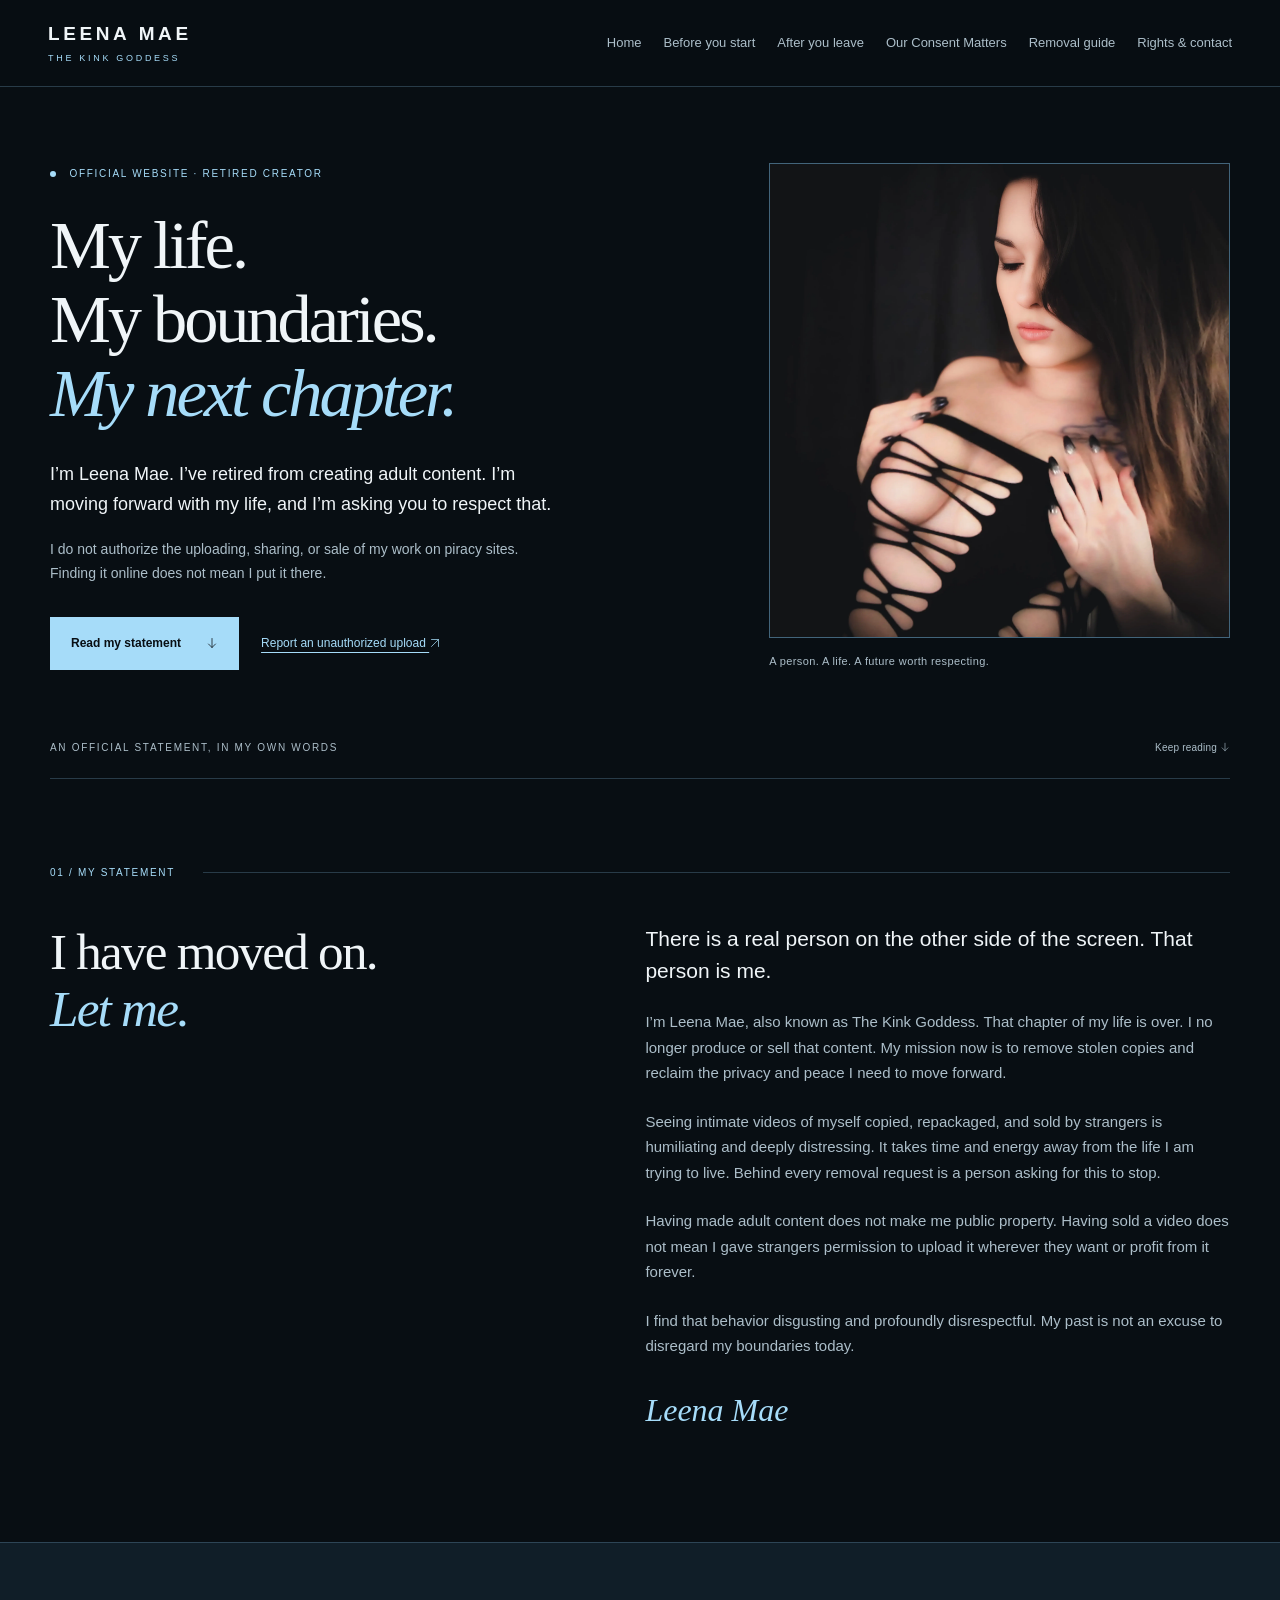
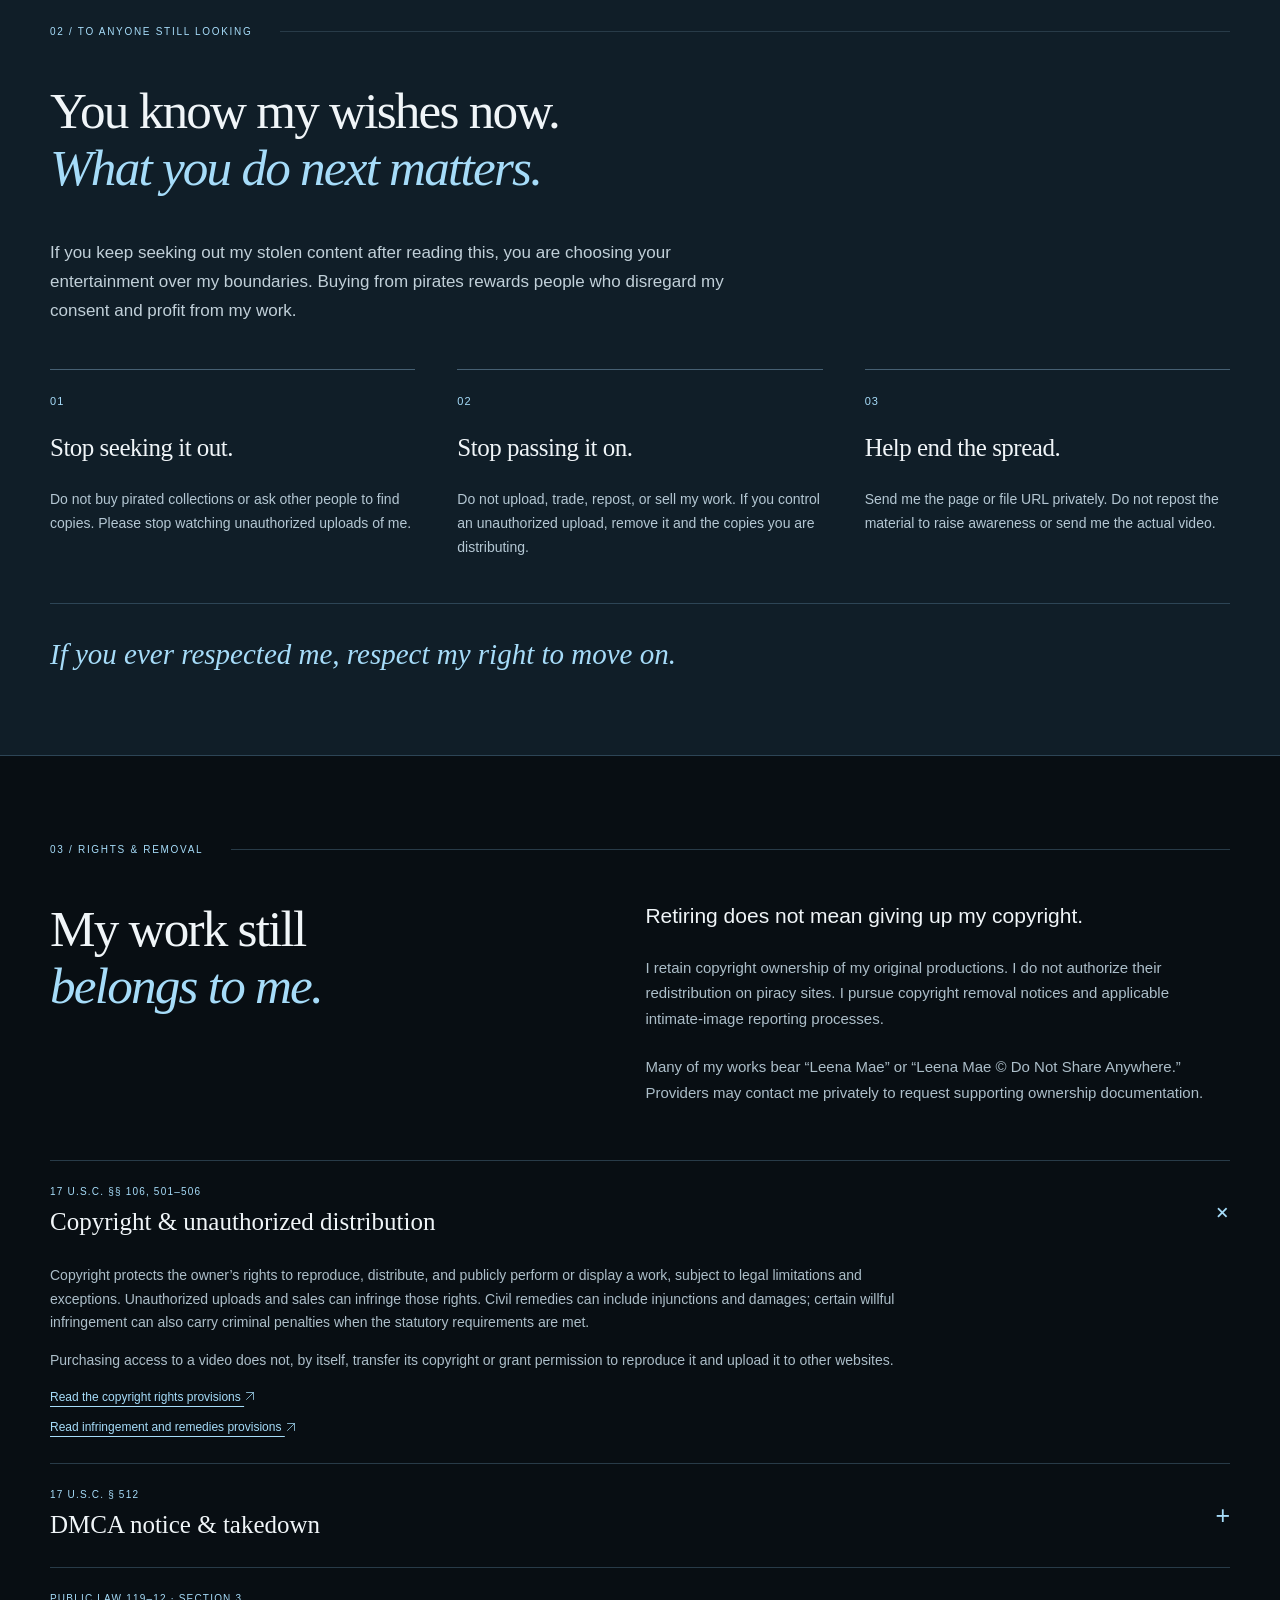
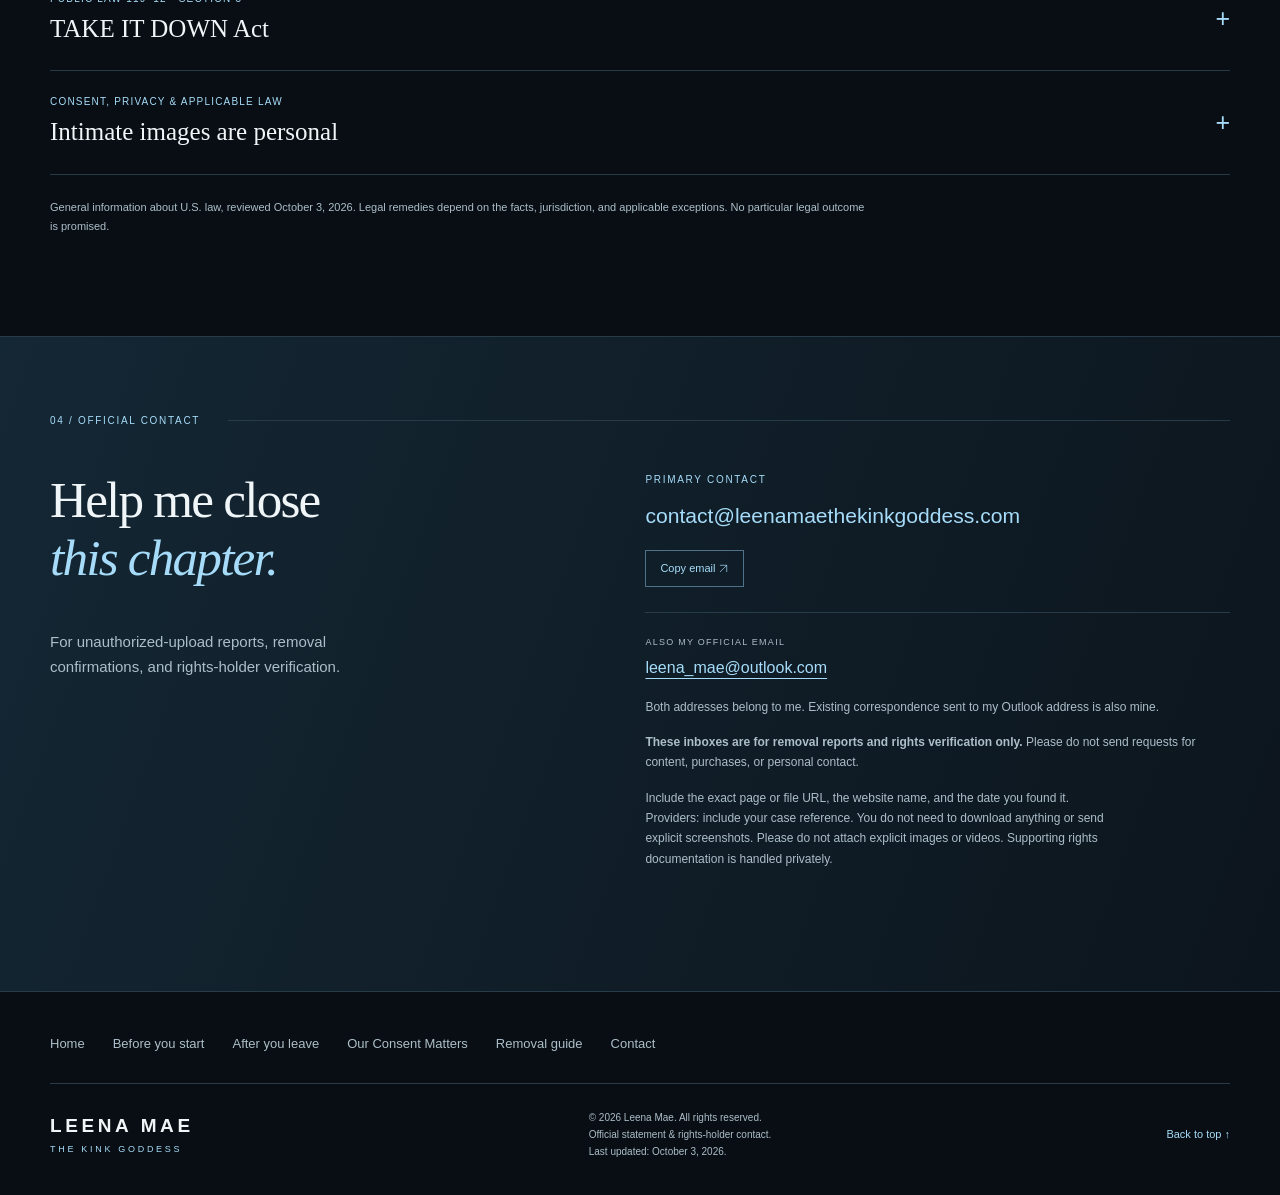
<file: index.html>
<!doctype html>
<html lang="en">
<head>
  <meta charset="utf-8">
  <meta name="viewport" content="width=device-width, initial-scale=1">
  <meta name="description" content="The official statement of Leena Mae, The Kink Goddess. Retired creator, copyright owner, and advocate for the removal of her unauthorized content.">
  <meta name="theme-color" content="#080e13">
  <title>Leena Mae — My life. My boundaries.</title>
  <link rel="stylesheet" href="styles.css?v=20261004-nav">
  <script>
    // Collect only on the live domain, never on a local preview.
    if (['leenamaethekinkgoddess.com', 'www.leenamaethekinkgoddess.com'].includes(location.hostname)) {
      window.dataLayer = window.dataLayer || [];
      function gtag() { window.dataLayer.push(arguments); }
      gtag('js', new Date());
      gtag('config', 'G-X4MBXX28NW', {
        allow_google_signals: false,
        allow_ad_personalization_signals: false
      });
      const analyticsTag = document.createElement('script');
      analyticsTag.async = true;
      analyticsTag.src = 'https://www.googletagmanager.com/gtag/js?id=G-X4MBXX28NW';
      document.head.appendChild(analyticsTag);
    }
  </script>
  <script type="text/javascript">
    // Run Clarity only on the published website.
    if (['leenamaethekinkgoddess.com', 'www.leenamaethekinkgoddess.com'].includes(location.hostname)) {
      (function(c,l,a,r,i,t,y){
        c[a]=c[a]||function(){(c[a].q=c[a].q||[]).push(arguments)};
        t=l.createElement(r);t.async=1;t.src='https://www.clarity.ms/tag/'+i;
        y=l.getElementsByTagName(r)[0];y.parentNode.insertBefore(t,y);
      })(window, document, 'clarity', 'script', 'ys6d76jva1');
    }
  </script>
</head>
<body>
  <a class="skip" href="#main">Skip to content</a>
  <header class="header">
    <a class="brand" href="#home" aria-label="Leena Mae, home">LEENA MAE<span>THE KINK GODDESS</span></a>
    <nav aria-label="Main navigation"><a href="index.html" aria-current="page">Home</a><a href="before-you-start.html">Before you start</a><a href="after-you-leave.html">After you leave</a><a href="we-deserve-to-move-on.html">Our Consent Matters</a><a href="content-removal-guide.html">Removal guide</a><a href="index.html#rights">Rights &amp; contact</a></nav>
  </header>
  <main id="main">
    <section class="hero wrap" id="home" aria-labelledby="hero-title">
      <div class="hero-copy">
        <p class="eyebrow"><span class="dot"></span> OFFICIAL WEBSITE · RETIRED CREATOR</p>
        <h1 id="hero-title">My life.<br>My boundaries.<br><em>My next chapter.</em></h1>
        <p class="intro">I’m Leena Mae. I’ve retired from creating adult content. I’m moving forward with my life, and I’m asking you to respect that.</p>
        <p class="hero-note">I do not authorize the uploading, sharing, or sale of my work on piracy sites. Finding it online does not mean I put it there.</p>
        <div class="actions"><a class="button primary" href="#statement">Read my statement <span aria-hidden="true"><svg xmlns="http://www.w3.org/2000/svg" width="1em" height="1em" viewBox="0 0 24 24" fill="none" stroke="currentColor" stroke-width="1.5" stroke-linecap="round" stroke-linejoin="round" aria-hidden="true" focusable="false" style="vertical-align:-0.12em"><path d="M12 3v18M5 14l7 7 7-7"/></svg></span></a><a class="text-link" href="#contact">Report an unauthorized upload <span aria-hidden="true"><svg xmlns="http://www.w3.org/2000/svg" width="1em" height="1em" viewBox="0 0 24 24" fill="none" stroke="currentColor" stroke-width="1.5" stroke-linecap="round" stroke-linejoin="round" aria-hidden="true" focusable="false" style="vertical-align:-0.12em"><path d="M5 19 19 5M5 5h14v14"/></svg></span></a></div>
      </div>
      <figure class="portrait">
        <img src="leena-mae-portrait.webp" alt="Portrait of Leena Mae with long dark hair, looking downward" width="3480" height="3480" fetchpriority="high">
        <figcaption>A person. A life. A future worth respecting.</figcaption>
      </figure>
      <div class="hero-footer"><span>AN OFFICIAL STATEMENT, IN MY OWN WORDS</span><a href="#statement">Keep reading <span aria-hidden="true"><svg xmlns="http://www.w3.org/2000/svg" width="1em" height="1em" viewBox="0 0 24 24" fill="none" stroke="currentColor" stroke-width="1.5" stroke-linecap="round" stroke-linejoin="round" aria-hidden="true" focusable="false" style="vertical-align:-0.12em"><path d="M12 3v18M5 14l7 7 7-7"/></svg></span></a></div>
    </section>

    <section class="section wrap statement" id="statement" aria-labelledby="statement-title">
      <div class="section-label"><span>01 / MY STATEMENT</span><span class="rule"></span></div>
      <div class="split">
        <h2 id="statement-title">I have moved on.<br><em>Let me.</em></h2>
        <div class="prose">
          <p class="lead">There is a real person on the other side of the screen. That person is me.</p>
          <p>I’m Leena Mae, also known as The Kink Goddess. That chapter of my life is over. I no longer produce or sell that content. My mission now is to remove stolen copies and reclaim the privacy and peace I need to move forward.</p>
          <p>Seeing intimate videos of myself copied, repackaged, and sold by strangers is humiliating and deeply distressing. It takes time and energy away from the life I am trying to live. Behind every removal request is a person asking for this to stop.</p>
          <p>Having made adult content does not make me public property. Having sold a video does not mean I gave strangers permission to upload it wherever they want or profit from it forever.</p>
          <p>I find that behavior disgusting and profoundly disrespectful. My past is not an excuse to disregard my boundaries today.</p>
          <p class="signature">Leena Mae</p>
        </div>
      </div>
    </section>

    <section class="boundary-band" id="boundaries" aria-labelledby="boundaries-title">
      <div class="wrap">
        <div class="section-label"><span>02 / TO ANYONE STILL LOOKING</span><span class="rule"></span></div>
        <h2 id="boundaries-title">You know my wishes now.<br><em>What you do next matters.</em></h2>
        <p class="band-intro">If you keep seeking out my stolen content after reading this, you are choosing your entertainment over my boundaries. Buying from pirates rewards people who disregard my consent and profit from my work.</p>
        <div class="boundary-grid">
          <article><span class="number">01</span><h3>Stop seeking it out.</h3><p>Do not buy pirated collections or ask other people to find copies. Please stop watching unauthorized uploads of me.</p></article>
          <article><span class="number">02</span><h3>Stop passing it on.</h3><p>Do not upload, trade, repost, or sell my work. If you control an unauthorized upload, remove it and the copies you are distributing.</p></article>
          <article><span class="number">03</span><h3>Help end the spread.</h3><p>Send me the page or file URL privately. Do not repost the material to raise awareness or send me the actual video.</p></article>
        </div>
        <p class="closing-line">If you ever respected me, respect my right to move on.</p>
      </div>
    </section>

    <section class="section wrap" id="rights" aria-labelledby="rights-title">
      <div class="section-label"><span>03 / RIGHTS &amp; REMOVAL</span><span class="rule"></span></div>
      <div class="split rights-heading"><h2 id="rights-title">My work still<br><em>belongs to me.</em></h2><div class="prose"><p class="lead">Retiring does not mean giving up my copyright.</p><p>I retain copyright ownership of my original productions. I do not authorize their redistribution on piracy sites. I pursue copyright removal notices and applicable intimate-image reporting processes.</p><p>Many of my works bear “Leena Mae” or “Leena Mae © Do Not Share Anywhere.” Providers may contact me privately to request supporting ownership documentation.</p></div></div>
      <div class="laws">
        <details open><summary><span><small>17 U.S.C. §§ 106, 501–506</small>Copyright &amp; unauthorized distribution</span><span class="expand" aria-hidden="true">+</span></summary><div class="law-body"><p>Copyright protects the owner’s rights to reproduce, distribute, and publicly perform or display a work, subject to legal limitations and exceptions. Unauthorized uploads and sales can infringe those rights. Civil remedies can include injunctions and damages; certain willful infringement can also carry criminal penalties when the statutory requirements are met.</p><p>Purchasing access to a video does not, by itself, transfer its copyright or grant permission to reproduce it and upload it to other websites.</p><a href="https://www.copyright.gov/title17/92chap1.html">Read the copyright rights provisions <svg xmlns="http://www.w3.org/2000/svg" width="1em" height="1em" viewBox="0 0 24 24" fill="none" stroke="currentColor" stroke-width="1.5" stroke-linecap="round" stroke-linejoin="round" aria-hidden="true" focusable="false" style="vertical-align:-0.12em"><path d="M5 19 19 5M5 5h14v14"/></svg></a><a href="https://www.copyright.gov/title17/92chap5.html">Read infringement and remedies provisions <svg xmlns="http://www.w3.org/2000/svg" width="1em" height="1em" viewBox="0 0 24 24" fill="none" stroke="currentColor" stroke-width="1.5" stroke-linecap="round" stroke-linejoin="round" aria-hidden="true" focusable="false" style="vertical-align:-0.12em"><path d="M5 19 19 5M5 5h14v14"/></svg></a></div></details>
        <details><summary><span><small>17 U.S.C. § 512</small>DMCA notice &amp; takedown</span><span class="expand" aria-hidden="true">+</span></summary><div class="law-body"><p>The DMCA provides a notice-and-takedown process for reporting online copyright infringement. Qualifying service providers seeking safe-harbor protection must meet applicable requirements, including responding expeditiously to compliant notices. The process also includes counter-notice procedures.</p><p>A complete notice identifies the copyrighted work and the infringing location and includes the required contact details, signature, and statements. This general website statement does not replace an individual takedown notice.</p><a href="https://www.copyright.gov/512/">Read the U.S. Copyright Office’s explanation <svg xmlns="http://www.w3.org/2000/svg" width="1em" height="1em" viewBox="0 0 24 24" fill="none" stroke="currentColor" stroke-width="1.5" stroke-linecap="round" stroke-linejoin="round" aria-hidden="true" focusable="false" style="vertical-align:-0.12em"><path d="M5 19 19 5M5 5h14v14"/></svg></a></div></details>
        <details><summary><span><small>PUBLIC LAW 119–12 · SECTION 3</small>TAKE IT DOWN Act</span><span class="expand" aria-hidden="true">+</span></summary><div class="law-body"><p>For requests that qualify under the Act, covered platforms must remove the reported intimate depiction as soon as possible and no later than 48 hours after receiving a valid request, and make reasonable efforts to identify and remove known identical copies. The FTC enforces these platform obligations.</p><p>The platform-removal process and the Act’s criminal provisions have different requirements. Whether a particular image or service is covered depends on the law and the facts; this is not a claim that every repost or viewer commits a crime under the Act.</p><a href="https://www.ftc.gov/business-guidance/resources/complying-take-it-down-act">Read the FTC’s platform guidance <svg xmlns="http://www.w3.org/2000/svg" width="1em" height="1em" viewBox="0 0 24 24" fill="none" stroke="currentColor" stroke-width="1.5" stroke-linecap="round" stroke-linejoin="round" aria-hidden="true" focusable="false" style="vertical-align:-0.12em"><path d="M5 19 19 5M5 5h14v14"/></svg></a><a href="https://www.govinfo.gov/content/pkg/PLAW-119publ12/html/PLAW-119publ12.htm">Read the Act <svg xmlns="http://www.w3.org/2000/svg" width="1em" height="1em" viewBox="0 0 24 24" fill="none" stroke="currentColor" stroke-width="1.5" stroke-linecap="round" stroke-linejoin="round" aria-hidden="true" focusable="false" style="vertical-align:-0.12em"><path d="M5 19 19 5M5 5h14v14"/></svg></a><a href="https://www.takeitdown.ftc.gov/get-started">Report a platform’s failure to the FTC <svg xmlns="http://www.w3.org/2000/svg" width="1em" height="1em" viewBox="0 0 24 24" fill="none" stroke="currentColor" stroke-width="1.5" stroke-linecap="round" stroke-linejoin="round" aria-hidden="true" focusable="false" style="vertical-align:-0.12em"><path d="M5 19 19 5M5 5h14v14"/></svg></a></div></details>
        <details><summary><span><small>CONSENT, PRIVACY &amp; APPLICABLE LAW</small>Intimate images are personal</span><span class="expand" aria-hidden="true">+</span></summary><div class="law-body"><p>I do not consent to these unauthorized reposts of intimate material depicting me. That is my clear personal boundary, in addition to my copyright claim.</p><p>Federal and state intimate-image laws differ. For example, the federal civil remedy in 15 U.S.C. § 6851 generally excludes commercial pornographic content, with an exception for content produced through force, fraud, misrepresentation, or coercion. Its application should not be assumed simply because a repost is unwanted. Copyright and applicable platform reporting policies remain separate avenues.</p><a href="https://www.law.cornell.edu/uscode/text/15/6851">Read 15 U.S.C. § 6851 at Cornell LII <svg xmlns="http://www.w3.org/2000/svg" width="1em" height="1em" viewBox="0 0 24 24" fill="none" stroke="currentColor" stroke-width="1.5" stroke-linecap="round" stroke-linejoin="round" aria-hidden="true" focusable="false" style="vertical-align:-0.12em"><path d="M5 19 19 5M5 5h14v14"/></svg></a></div></details>
      </div>
      <p class="legal-note">General information about U.S. law, reviewed October 3, 2026. Legal remedies depend on the facts, jurisdiction, and applicable exceptions. No particular legal outcome is promised.</p>
    </section>

    <section class="contact-section" id="contact" aria-labelledby="contact-title">
      <div class="wrap">
        <div class="section-label"><span>04 / OFFICIAL CONTACT</span><span class="rule"></span></div>
        <div class="split"><div><h2 id="contact-title">Help me close<br><em>this chapter.</em></h2><p class="contact-intro">For unauthorized-upload reports, removal confirmations, and rights-holder verification.</p></div>
          <div class="contact-panel"><p class="eyebrow">PRIMARY CONTACT</p><a class="email" href="mailto:contact@leenamaethekinkgoddess.com">contact@leenamaethekinkgoddess.com</a><button class="copy-button" type="button" data-copy="contact@leenamaethekinkgoddess.com">Copy email <span aria-hidden="true"><svg xmlns="http://www.w3.org/2000/svg" width="1em" height="1em" viewBox="0 0 24 24" fill="none" stroke="currentColor" stroke-width="1.5" stroke-linecap="round" stroke-linejoin="round" aria-hidden="true" focusable="false" style="vertical-align:-0.12em"><path d="M5 19 19 5M5 5h14v14"/></svg></span></button><div class="secondary-email"><span>ALSO MY OFFICIAL EMAIL</span><a href="mailto:leena_mae@outlook.com">leena_mae@outlook.com</a></div><p>Both addresses belong to me. Existing correspondence sent to my Outlook address is also mine.</p><p class="contact-boundaries"><strong>These inboxes are for removal reports and rights verification only.</strong> Please do not send requests for content, purchases, or personal contact.</p><p class="contact-instructions">Include the exact page or file URL, the website name, and the date you found it. Providers: include your case reference. You do not need to download anything or send explicit screenshots. Please do not attach explicit images or videos. Supporting rights documentation is handled privately.</p><p class="copy-status" role="status" aria-live="polite"></p></div>
        </div>
      </div>
    </section>
  </main>
  <footer class="wrap footer"><nav class="footer-nav" aria-label="Footer navigation"><a href="index.html" aria-current="page">Home</a><a href="before-you-start.html">Before you start</a><a href="after-you-leave.html">After you leave</a><a href="we-deserve-to-move-on.html">Our Consent Matters</a><a href="content-removal-guide.html">Removal guide</a><a href="index.html#contact">Contact</a></nav><a class="brand" href="#home">LEENA MAE<span>THE KINK GODDESS</span></a><p>© 2026 Leena Mae. All rights reserved.<br>Official statement &amp; rights-holder contact.<br>Last updated: <time datetime="2026-10-03">October 3, 2026</time>.</p><a href="#home">Back to top ↑</a></footer>
  <script src="script.js"></script>
</body>
</html>
</file>
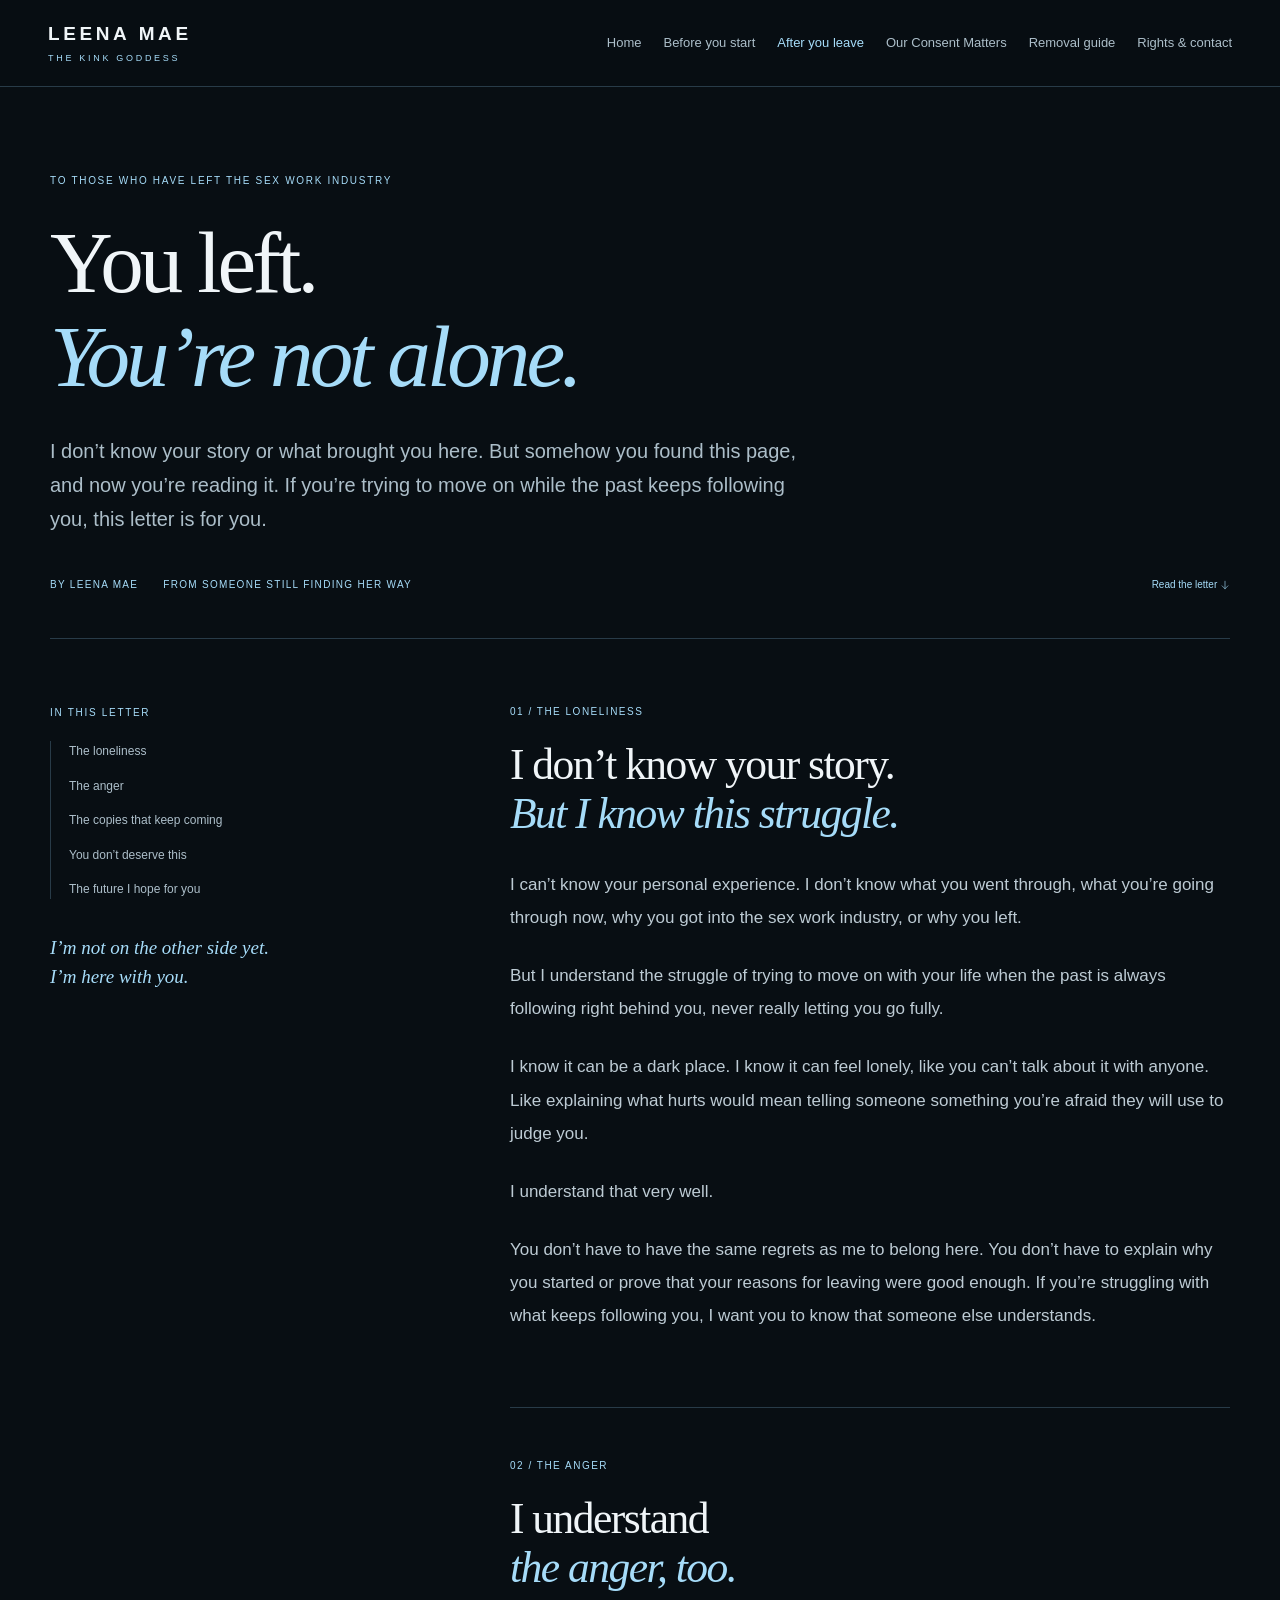
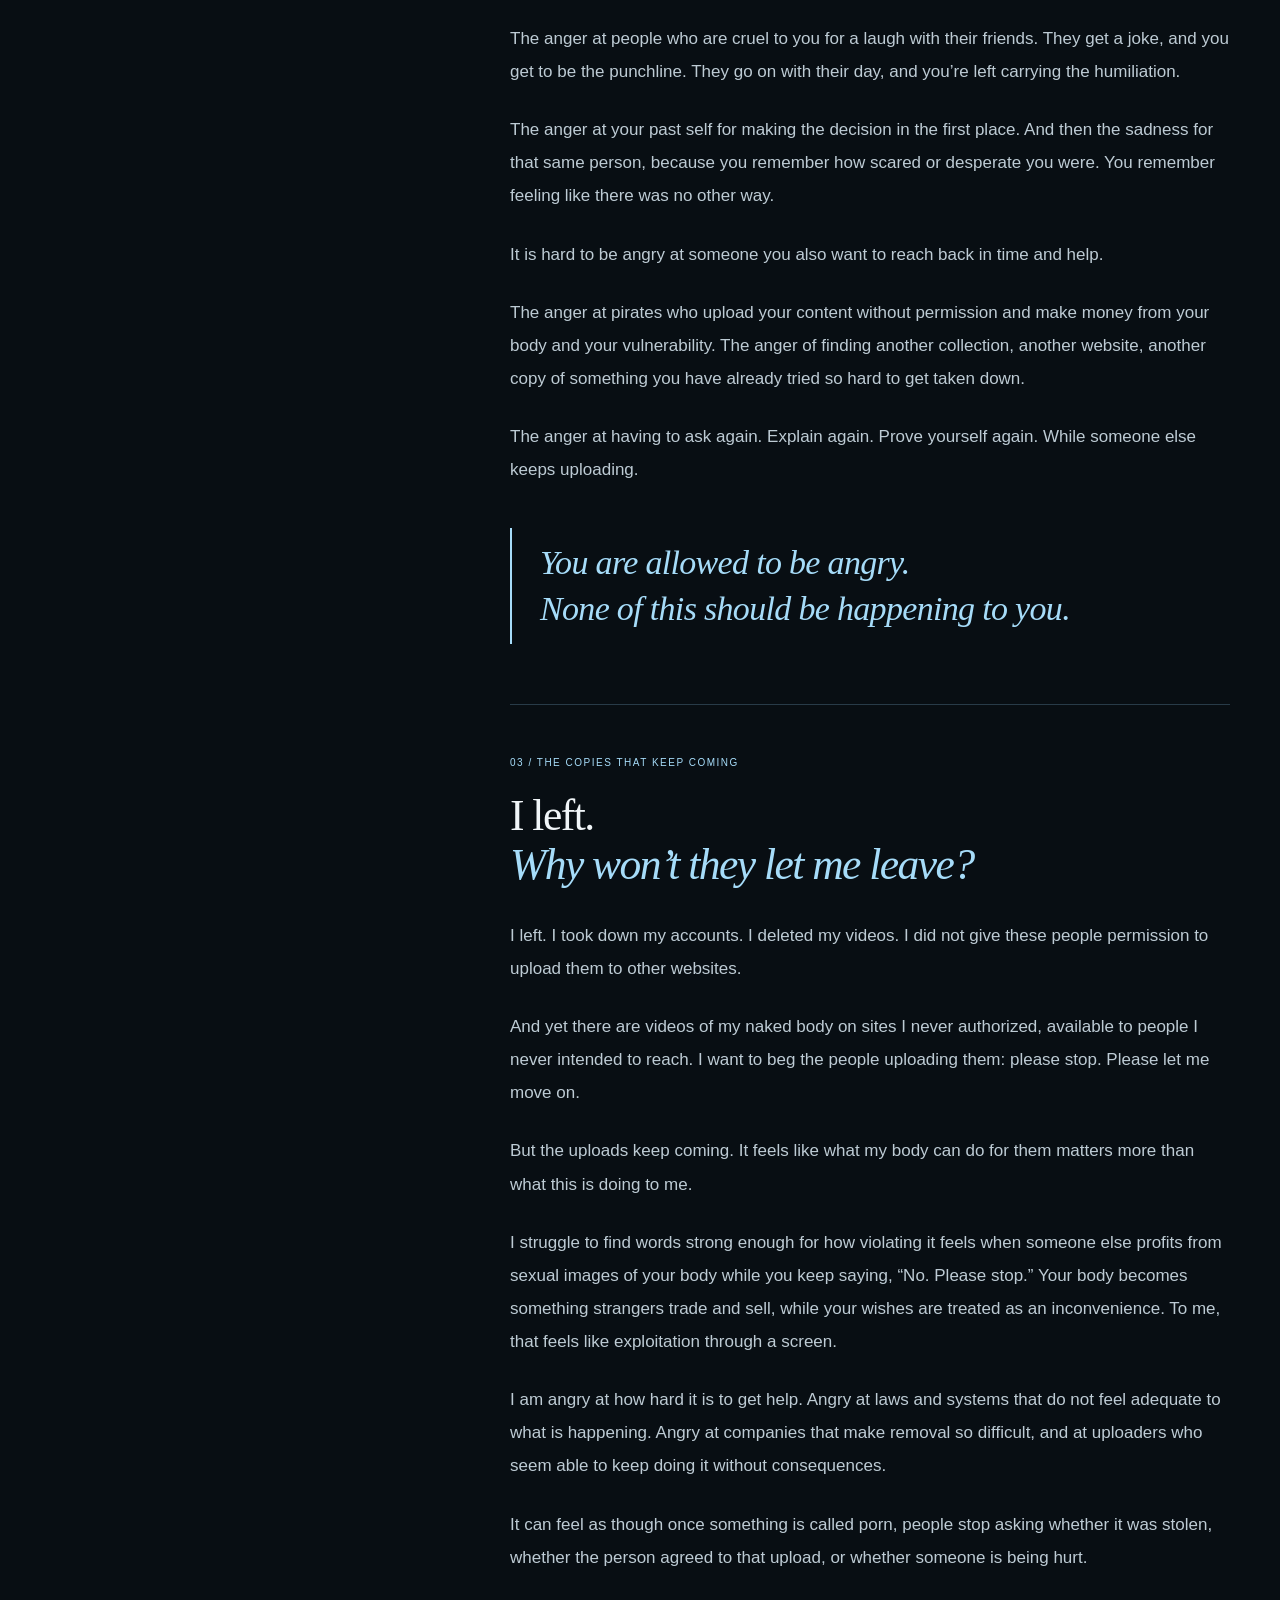
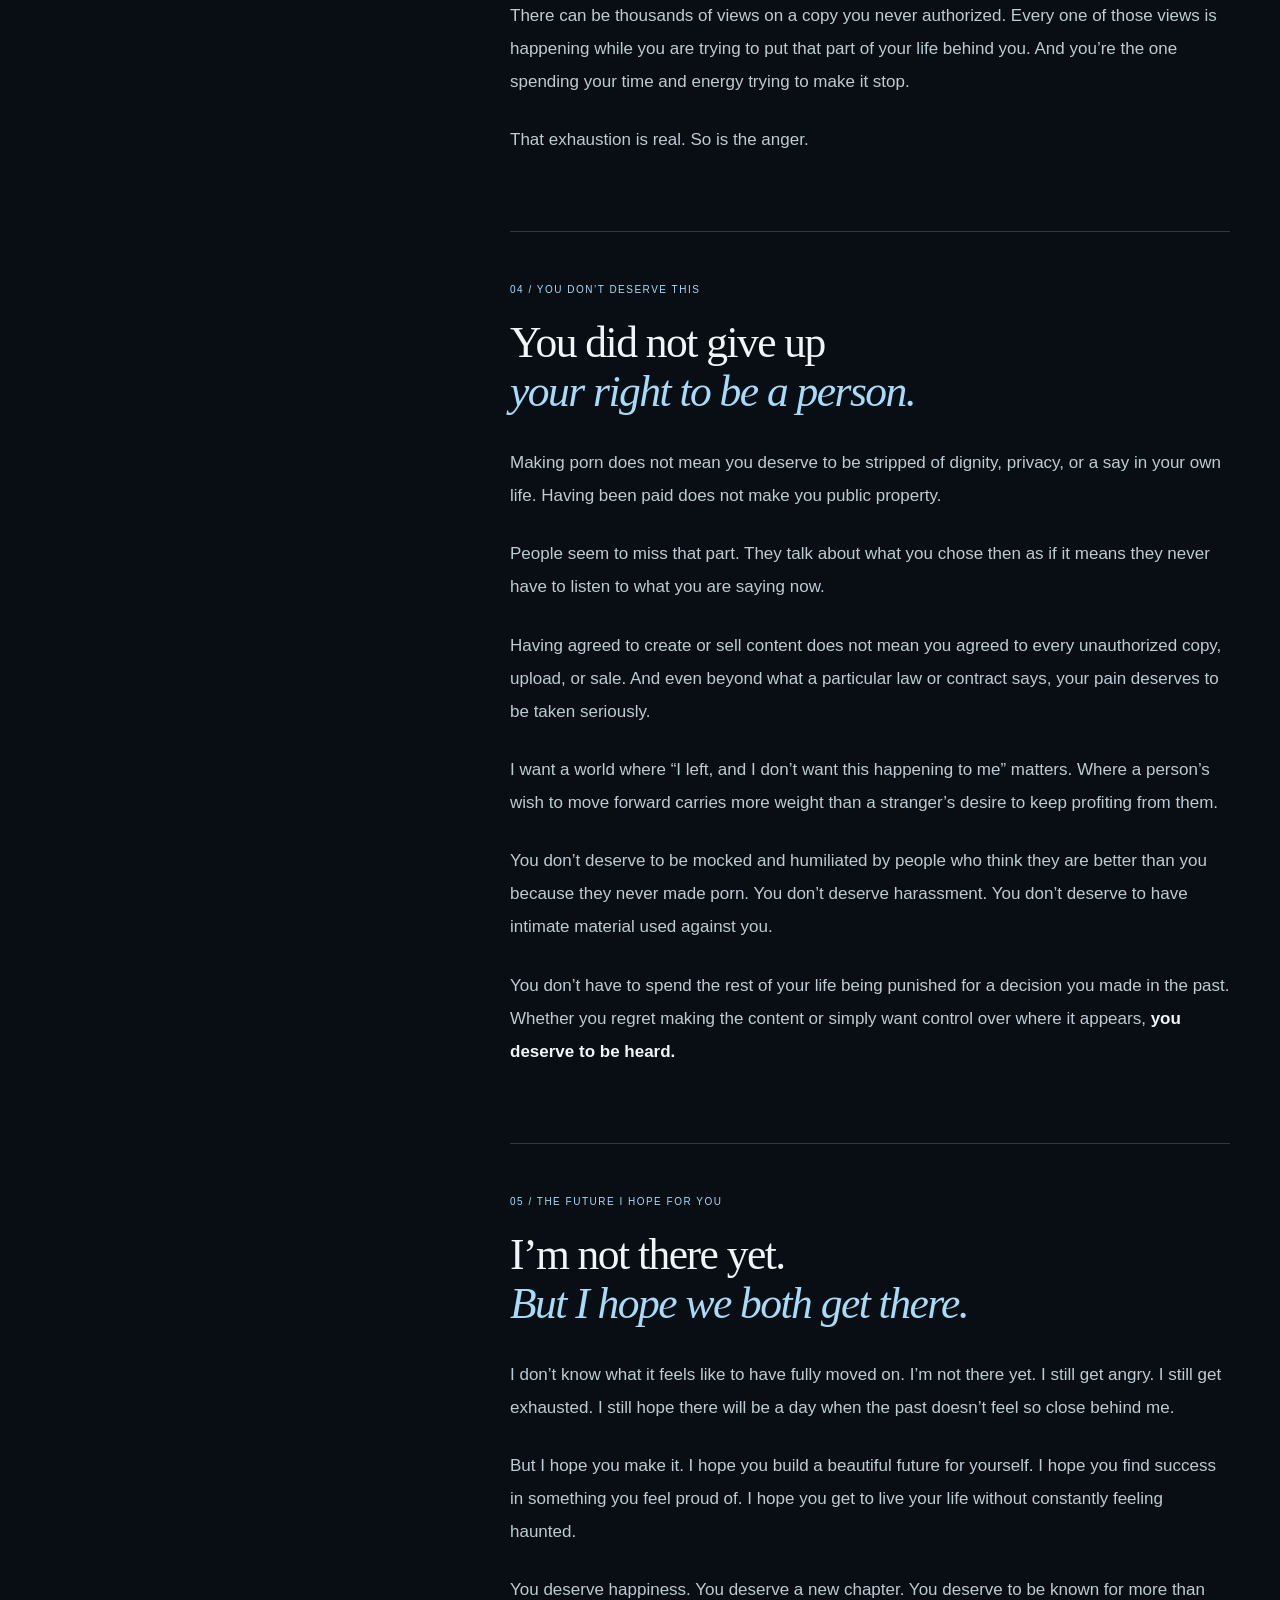
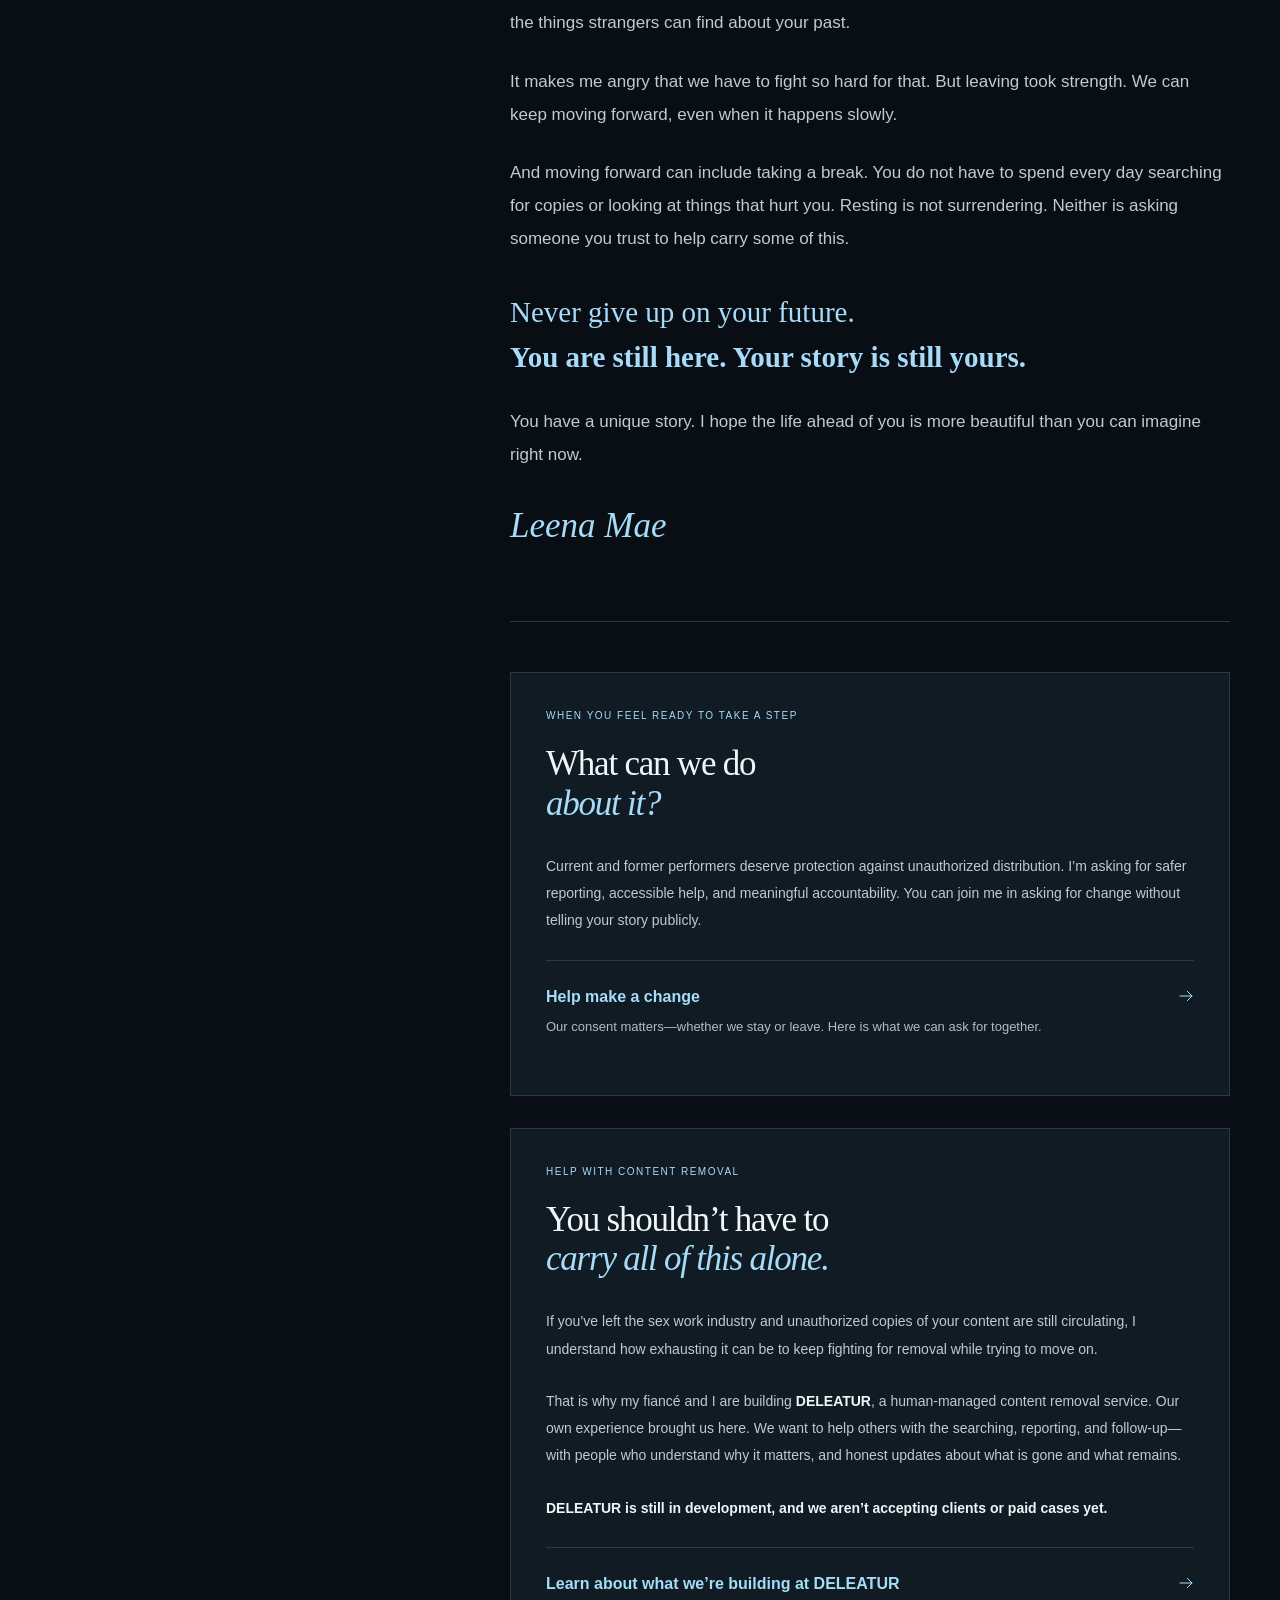
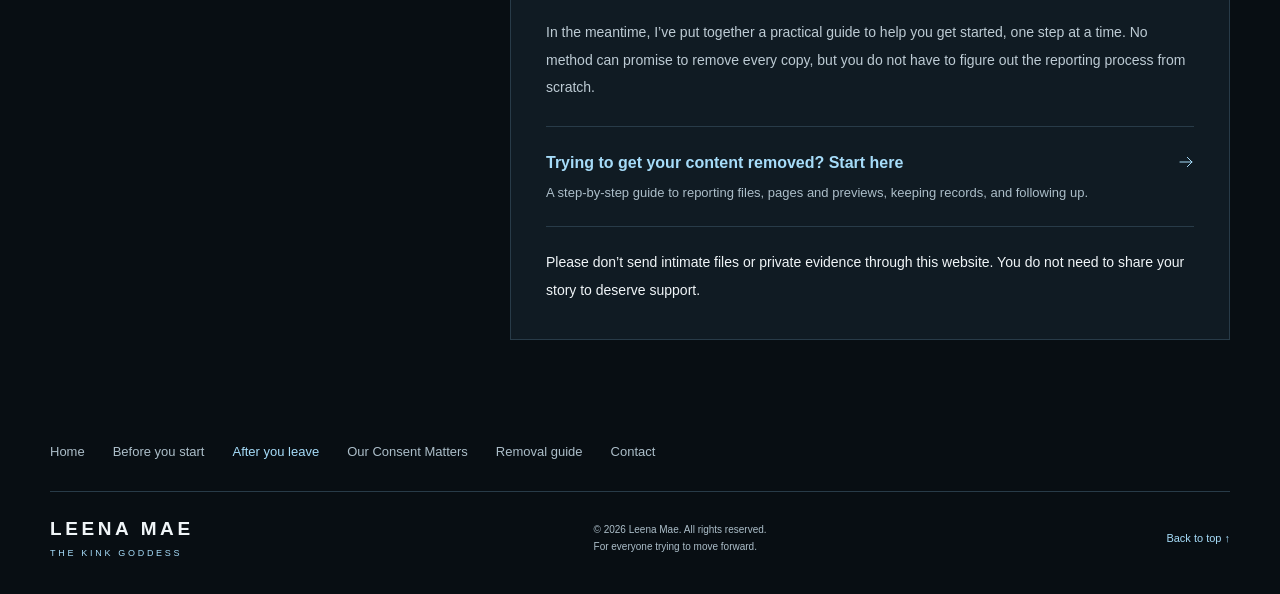
<file: after-you-leave.html>
<!doctype html>
<html lang="en">
<head>
  <meta charset="utf-8">
  <meta name="viewport" content="width=device-width, initial-scale=1">
  <meta name="description" content="A letter from Leena Mae to people who have left the sex work industry and are trying to move on. On anger, unauthorized uploads, loneliness, and the future you deserve.">
  <meta name="theme-color" content="#080e13">
  <title>To Former Performers: You Are Not Alone | Leena Mae</title>
  <link rel="stylesheet" href="styles.css?v=20261004-nav">
  <link rel="stylesheet" href="before-you-start.css">
  <script>
    // Collect only on the live domain, never on a local preview.
    if (['leenamaethekinkgoddess.com', 'www.leenamaethekinkgoddess.com'].includes(location.hostname)) {
      window.dataLayer = window.dataLayer || [];
      function gtag() { window.dataLayer.push(arguments); }
      gtag('js', new Date());
      gtag('config', 'G-X4MBXX28NW', {
        allow_google_signals: false,
        allow_ad_personalization_signals: false
      });
      const analyticsTag = document.createElement('script');
      analyticsTag.async = true;
      analyticsTag.src = 'https://www.googletagmanager.com/gtag/js?id=G-X4MBXX28NW';
      document.head.appendChild(analyticsTag);
    }
  </script>
  <script type="text/javascript">
    // Run Clarity only on the published website.
    if (['leenamaethekinkgoddess.com', 'www.leenamaethekinkgoddess.com'].includes(location.hostname)) {
      (function(c,l,a,r,i,t,y){
        c[a]=c[a]||function(){(c[a].q=c[a].q||[]).push(arguments)};
        t=l.createElement(r);t.async=1;t.src='https://www.clarity.ms/tag/'+i;
        y=l.getElementsByTagName(r)[0];y.parentNode.insertBefore(t,y);
      })(window, document, 'clarity', 'script', 'ys6d76jva1');
    }
  </script>
</head>
<body class="letter-page">
  <a class="skip" href="#main">Skip to the letter</a>
  <header class="header">
    <a class="brand" href="index.html" aria-label="Leena Mae, home">LEENA MAE<span>THE KINK GODDESS</span></a>
    <nav aria-label="Main navigation"><a href="index.html">Home</a><a href="before-you-start.html">Before you start</a><a href="after-you-leave.html" aria-current="page">After you leave</a><a href="we-deserve-to-move-on.html">Our Consent Matters</a><a href="content-removal-guide.html">Removal guide</a><a href="index.html#rights">Rights &amp; contact</a></nav>
  </header>
  <main id="main">
    <div class="letter-hero wrap" id="top">
      <p class="eyebrow">TO THOSE WHO HAVE LEFT THE SEX WORK INDUSTRY</p>
      <h1>You left.<br><em>You’re not alone.</em></h1>
      <p class="letter-deck">I don’t know your story or what brought you here. But somehow you found this page, and now you’re reading it. If you’re trying to move on while the past keeps following you, this letter is for you.</p>
      <div class="letter-byline"><span>BY LEENA MAE</span><span>FROM SOMEONE STILL FINDING HER WAY</span><a href="#alone">Read the letter <svg xmlns="http://www.w3.org/2000/svg" width="1em" height="1em" viewBox="0 0 24 24" fill="none" stroke="currentColor" stroke-width="1.5" stroke-linecap="round" stroke-linejoin="round" aria-hidden="true" focusable="false" style="vertical-align:-0.12em"><path d="M12 3v18M5 14l7 7 7-7"/></svg></a></div>
    </div>
    <div class="letter-layout wrap">
      <aside class="letter-sidebar" aria-label="In this letter">
        <p class="eyebrow">IN THIS LETTER</p>
        <nav aria-label="Letter sections"><a href="#alone">The loneliness</a><a href="#anger">The anger</a><a href="#copies">The copies that keep coming</a><a href="#dignity">You don’t deserve this</a><a href="#future">The future I hope for you</a></nav>
        <p class="sidebar-note">I’m not on the other side yet.<br>I’m here with you.</p>
      </aside>
      <article class="letter-content" aria-label="A letter to former performers from Leena Mae">
        <section id="alone" aria-labelledby="alone-title">
          <p class="eyebrow">01 / THE LONELINESS</p>
          <h2 id="alone-title">I don’t know your story.<br><em>But I know this struggle.</em></h2>
          <p>I can’t know your personal experience. I don’t know what you went through, what you’re going through now, why you got into the sex work industry, or why you left.</p>
          <p>But I understand the struggle of trying to move on with your life when the past is always following right behind you, never really letting you go fully.</p>
          <p>I know it can be a dark place. I know it can feel lonely, like you can’t talk about it with anyone. Like explaining what hurts would mean telling someone something you’re afraid they will use to judge you.</p>
          <p>I understand that very well.</p>
          <p>You don’t have to have the same regrets as me to belong here. You don’t have to explain why you started or prove that your reasons for leaving were good enough. If you’re struggling with what keeps following you, I want you to know that someone else understands.</p>
        </section>
        <section id="anger" aria-labelledby="anger-title">
          <p class="eyebrow">02 / THE ANGER</p>
          <h2 id="anger-title">I understand<br><em>the anger, too.</em></h2>
          <p>The anger at people who are cruel to you for a laugh with their friends. They get a joke, and you get to be the punchline. They go on with their day, and you’re left carrying the humiliation.</p>
          <p>The anger at your past self for making the decision in the first place. And then the sadness for that same person, because you remember how scared or desperate you were. You remember feeling like there was no other way.</p>
          <p>It is hard to be angry at someone you also want to reach back in time and help.</p>
          <p>The anger at pirates who upload your content without permission and make money from your body and your vulnerability. The anger of finding another collection, another website, another copy of something you have already tried so hard to get taken down.</p>
          <p>The anger at having to ask again. Explain again. Prove yourself again. While someone else keeps uploading.</p>
          <blockquote>You are allowed to be angry.<br>None of this should be happening to you.</blockquote>
        </section>
        <section id="copies" aria-labelledby="copies-title">
          <p class="eyebrow">03 / THE COPIES THAT KEEP COMING</p>
          <h2 id="copies-title">I left.<br><em>Why won’t they let me leave?</em></h2>
          <p>I left. I took down my accounts. I deleted my videos. I did not give these people permission to upload them to other websites.</p>
          <p>And yet there are videos of my naked body on sites I never authorized, available to people I never intended to reach. I want to beg the people uploading them: please stop. Please let me move on.</p>
          <p>But the uploads keep coming. It feels like what my body can do for them matters more than what this is doing to me.</p>
          <p>I struggle to find words strong enough for how violating it feels when someone else profits from sexual images of your body while you keep saying, “No. Please stop.” Your body becomes something strangers trade and sell, while your wishes are treated as an inconvenience. To me, that feels like exploitation through a screen.</p>
          <p>I am angry at how hard it is to get help. Angry at laws and systems that do not feel adequate to what is happening. Angry at companies that make removal so difficult, and at uploaders who seem able to keep doing it without consequences.</p>
          <p>It can feel as though once something is called porn, people stop asking whether it was stolen, whether the person agreed to that upload, or whether someone is being hurt.</p>
          <p>There can be thousands of views on a copy you never authorized. Every one of those views is happening while you are trying to put that part of your life behind you. And you’re the one spending your time and energy trying to make it stop.</p>
          <p>That exhaustion is real. So is the anger.</p>
        </section>
        <section id="dignity" aria-labelledby="dignity-title">
          <p class="eyebrow">04 / YOU DON’T DESERVE THIS</p>
          <h2 id="dignity-title">You did not give up<br><em>your right to be a person.</em></h2>
          <p>Making porn does not mean you deserve to be stripped of dignity, privacy, or a say in your own life. Having been paid does not make you public property.</p>
          <p>People seem to miss that part. They talk about what you chose then as if it means they never have to listen to what you are saying now.</p>
          <p>Having agreed to create or sell content does not mean you agreed to every unauthorized copy, upload, or sale. And even beyond what a particular law or contract says, your pain deserves to be taken seriously.</p>
          <p>I want a world where “I left, and I don’t want this happening to me” matters. Where a person’s wish to move forward carries more weight than a stranger’s desire to keep profiting from them.</p>
          <p>You don’t deserve to be mocked and humiliated by people who think they are better than you because they never made porn. You don’t deserve harassment. You don’t deserve to have intimate material used against you.</p>
          <p>You don’t have to spend the rest of your life being punished for a decision you made in the past. Whether you regret making the content or simply want control over where it appears, <strong>you deserve to be heard.</strong></p>
        </section>
        <section id="future" aria-labelledby="future-title">
          <p class="eyebrow">05 / THE FUTURE I HOPE FOR YOU</p>
          <h2 id="future-title">I’m not there yet.<br><em>But I hope we both get there.</em></h2>
          <p>I don’t know what it feels like to have fully moved on. I’m not there yet. I still get angry. I still get exhausted. I still hope there will be a day when the past doesn’t feel so close behind me.</p>
          <p>But I hope you make it. I hope you build a beautiful future for yourself. I hope you find success in something you feel proud of. I hope you get to live your life without constantly feeling haunted.</p>
          <p>You deserve happiness. You deserve a new chapter. You deserve to be known for more than the things strangers can find about your past.</p>
          <p>It makes me angry that we have to fight so hard for that. But leaving took strength. We can keep moving forward, even when it happens slowly.</p>
          <p>And moving forward can include taking a break. You do not have to spend every day searching for copies or looking at things that hurt you. Resting is not surrendering. Neither is asking someone you trust to help carry some of this.</p>
          <p class="final-warning">Never give up on your future.<br><strong>You are still here. Your story is still yours.</strong></p>
          <p>You have a unique story. I hope the life ahead of you is more beautiful than you can imagine right now.</p>
          <p class="letter-signature">Leena Mae</p>
        </section>
        <div class="support-box" style="margin-bottom:32px">
          <p class="eyebrow">WHEN YOU FEEL READY TO TAKE A STEP</p>
          <h2>What can we do<br><em>about it?</em></h2>
          <p>Current and former performers deserve protection against unauthorized distribution. I’m asking for safer reporting, accessible help, and meaningful accountability. You can join me in asking for change without telling your story publicly.</p>
          <a class="resource-link" href="we-deserve-to-move-on.html"><strong>Help make a change <span aria-hidden="true"><svg xmlns="http://www.w3.org/2000/svg" width="1em" height="1em" viewBox="0 0 24 24" fill="none" stroke="currentColor" stroke-width="1.5" stroke-linecap="round" stroke-linejoin="round" aria-hidden="true" focusable="false" style="vertical-align:-0.12em"><path d="M3 12h18M14 5l7 7-7 7"/></svg></span></strong><span>Our consent matters—whether we stay or leave. Here is what we can ask for together.</span></a>
        </div>
        <div class="support-box" id="deleatur">
          <p class="eyebrow">HELP WITH CONTENT REMOVAL</p>
          <h2>You shouldn’t have to<br><em>carry all of this alone.</em></h2>
          <p>If you’ve left the sex work industry and unauthorized copies of your content are still circulating, I understand how exhausting it can be to keep fighting for removal while trying to move on.</p>
          <p>That is why my fiancé and I are building <strong>DELEATUR</strong>, a human-managed content removal service. Our own experience brought us here. We want to help others with the searching, reporting, and follow-up—with people who understand why it matters, and honest updates about what is gone and what remains.</p>
          <p><strong>DELEATUR is still in development, and we aren’t accepting clients or paid cases yet.</strong></p>
          <a class="resource-link" href="https://deleaturremoval.com/mission"><strong>Learn about what we’re building at DELEATUR <span aria-hidden="true"><svg xmlns="http://www.w3.org/2000/svg" width="1em" height="1em" viewBox="0 0 24 24" fill="none" stroke="currentColor" stroke-width="1.5" stroke-linecap="round" stroke-linejoin="round" aria-hidden="true" focusable="false" style="vertical-align:-0.12em"><path d="M3 12h18M14 5l7 7-7 7"/></svg></span></strong></a>
          <p>In the meantime, I’ve put together a practical guide to help you get started, one step at a time. No method can promise to remove every copy, but you do not have to figure out the reporting process from scratch.</p>
          <a class="resource-link" href="content-removal-guide.html"><strong>Trying to get your content removed? Start here <span aria-hidden="true"><svg xmlns="http://www.w3.org/2000/svg" width="1em" height="1em" viewBox="0 0 24 24" fill="none" stroke="currentColor" stroke-width="1.5" stroke-linecap="round" stroke-linejoin="round" aria-hidden="true" focusable="false" style="vertical-align:-0.12em"><path d="M3 12h18M14 5l7 7-7 7"/></svg></span></strong><span>A step-by-step guide to reporting files, pages and previews, keeping records, and following up.</span></a>
          <p class="support-ending">Please don’t send intimate files or private evidence through this website. You do not need to share your story to deserve support.</p>
        </div>
      </article>
    </div>
  </main>
  <footer class="wrap footer"><nav class="footer-nav" aria-label="Footer navigation"><a href="index.html">Home</a><a href="before-you-start.html">Before you start</a><a href="after-you-leave.html" aria-current="page">After you leave</a><a href="we-deserve-to-move-on.html">Our Consent Matters</a><a href="content-removal-guide.html">Removal guide</a><a href="index.html#contact">Contact</a></nav><a class="brand" href="index.html">LEENA MAE<span>THE KINK GODDESS</span></a><p>© 2026 Leena Mae. All rights reserved.<br>For everyone trying to move forward.</p><a href="#top">Back to top ↑</a></footer>
</body>
</html>
</file>
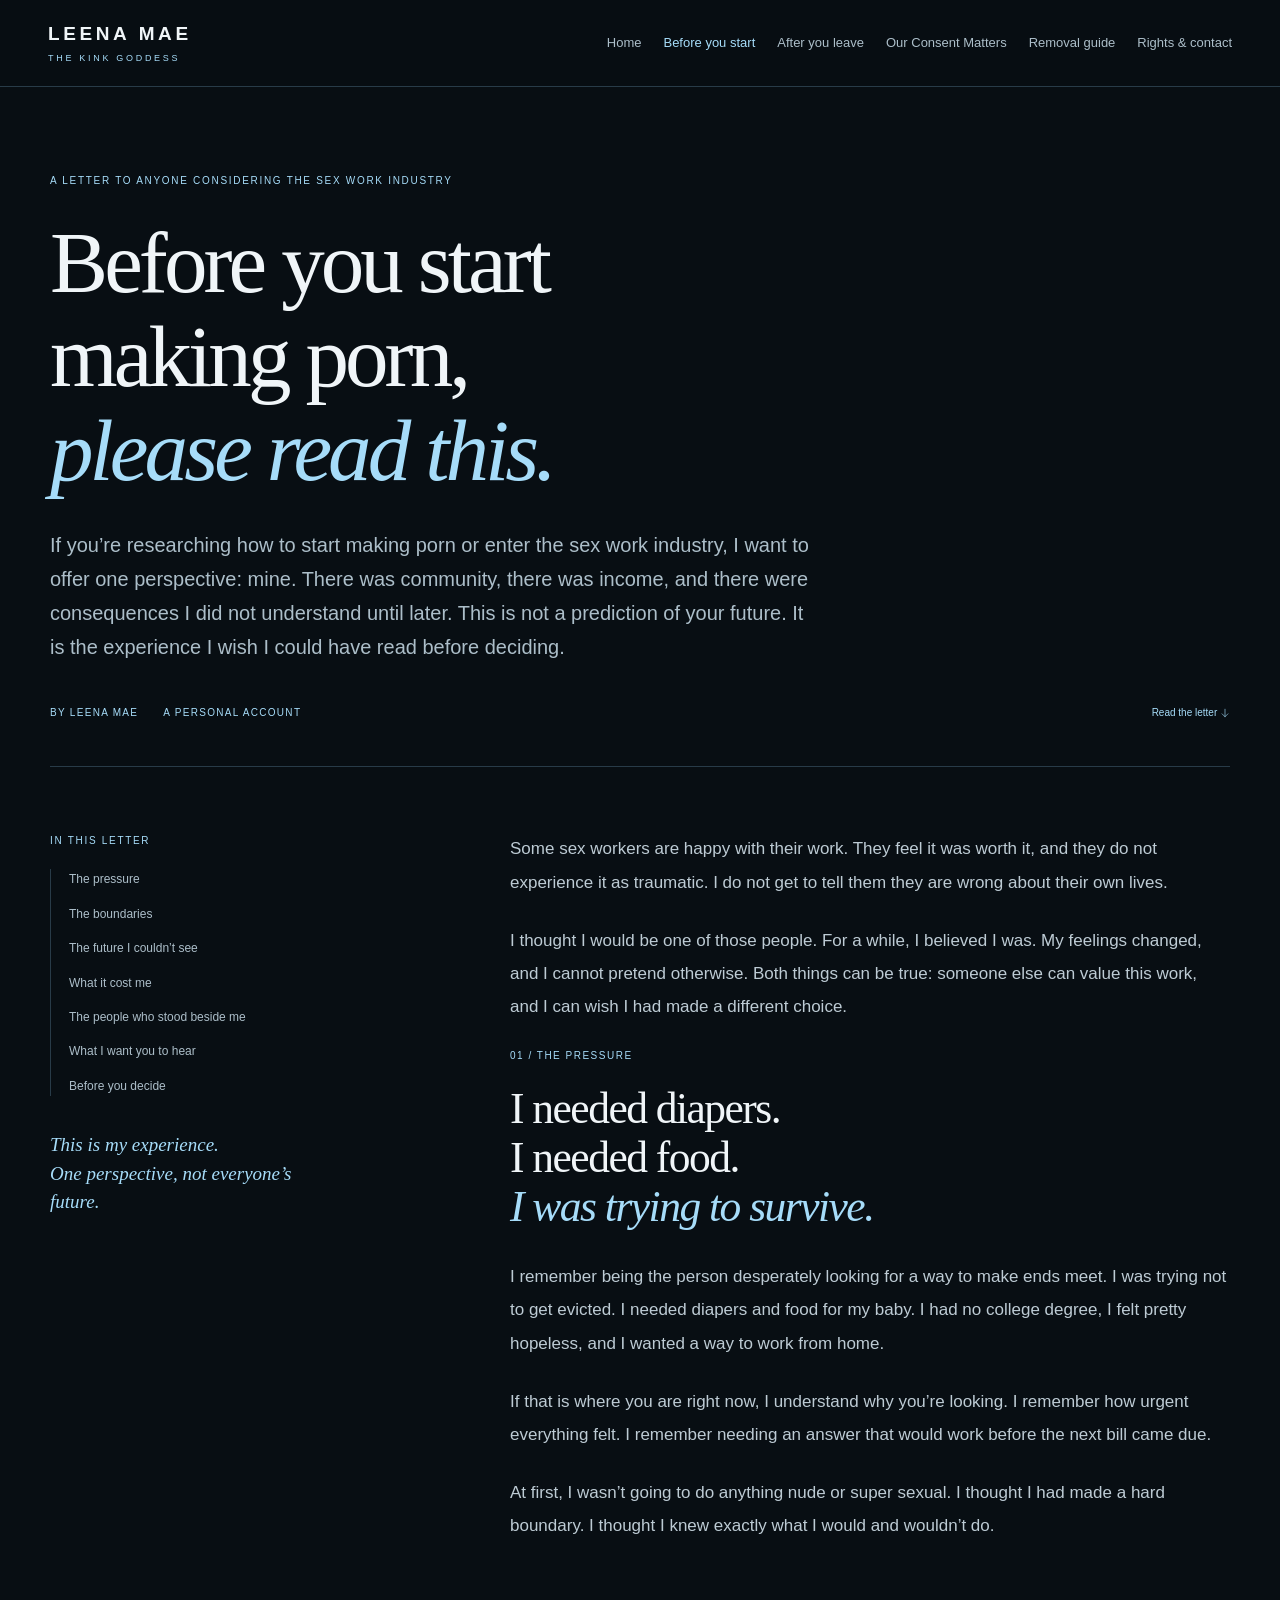
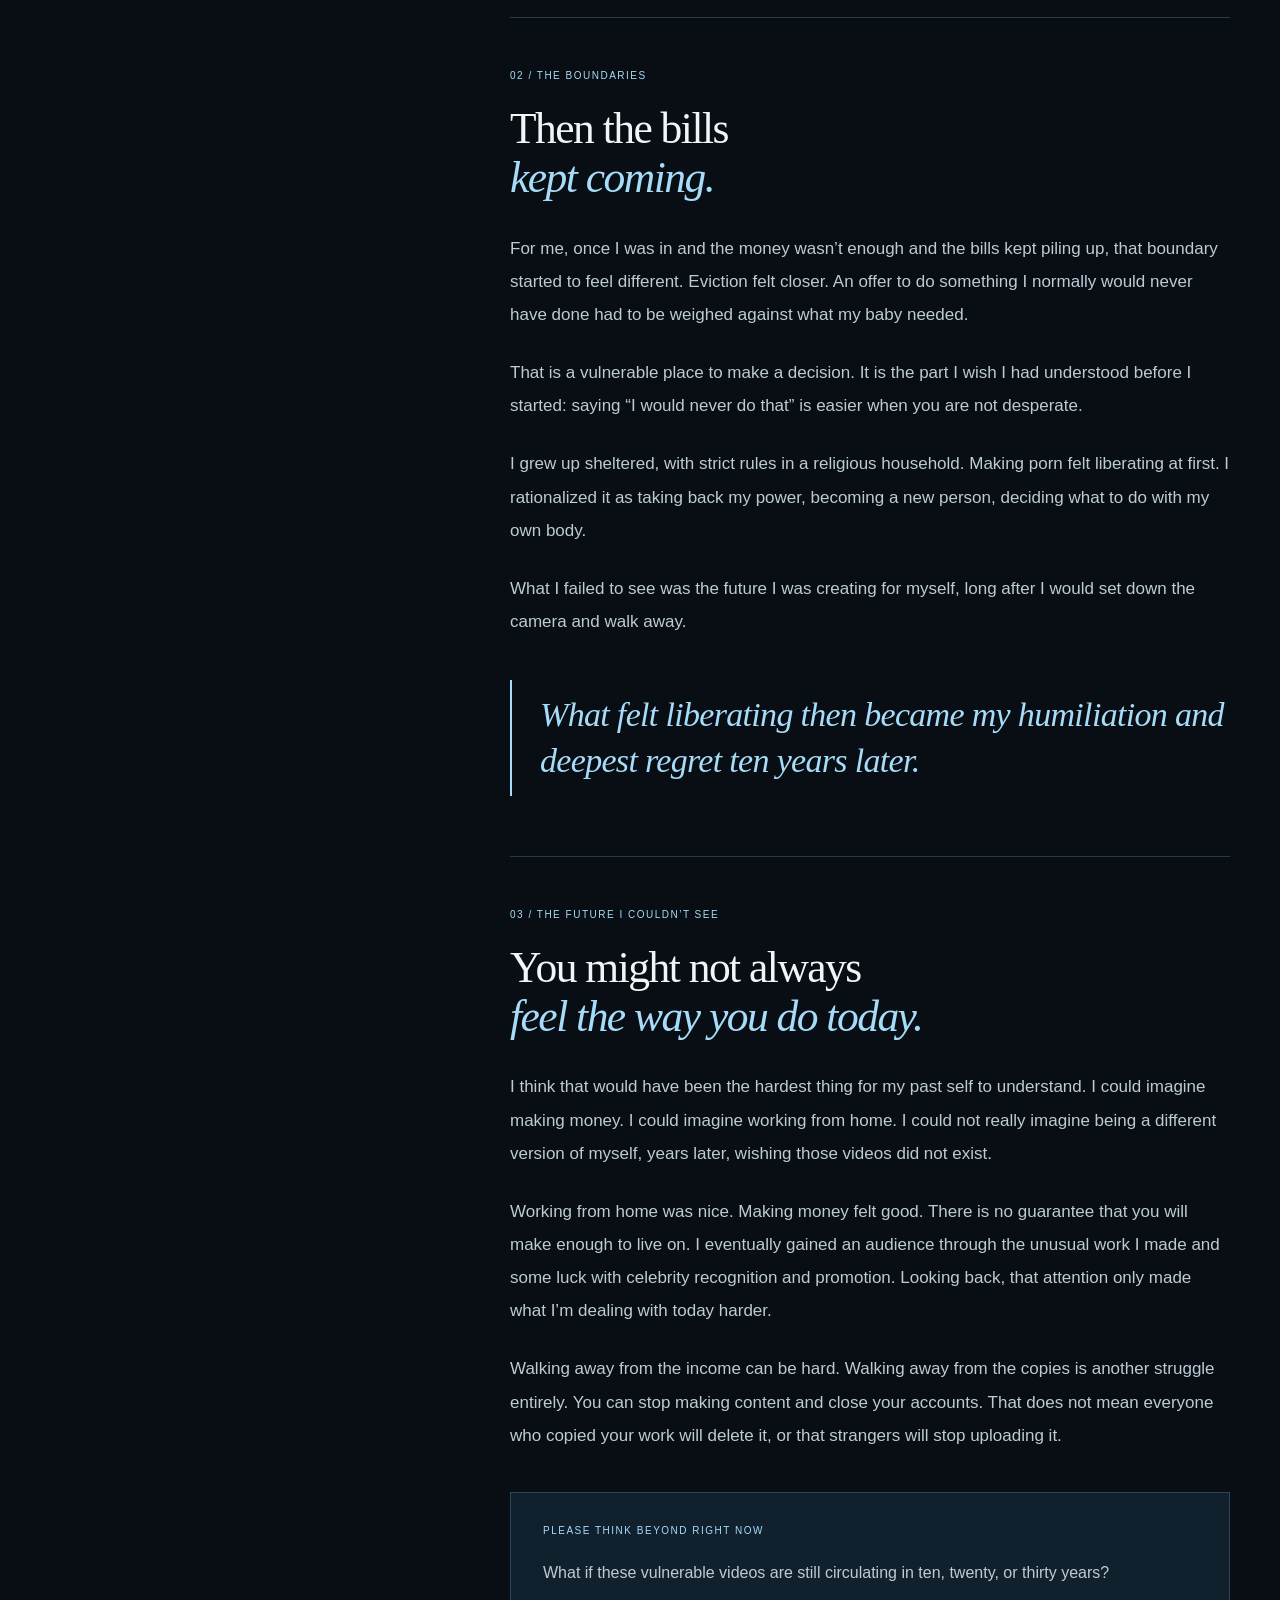
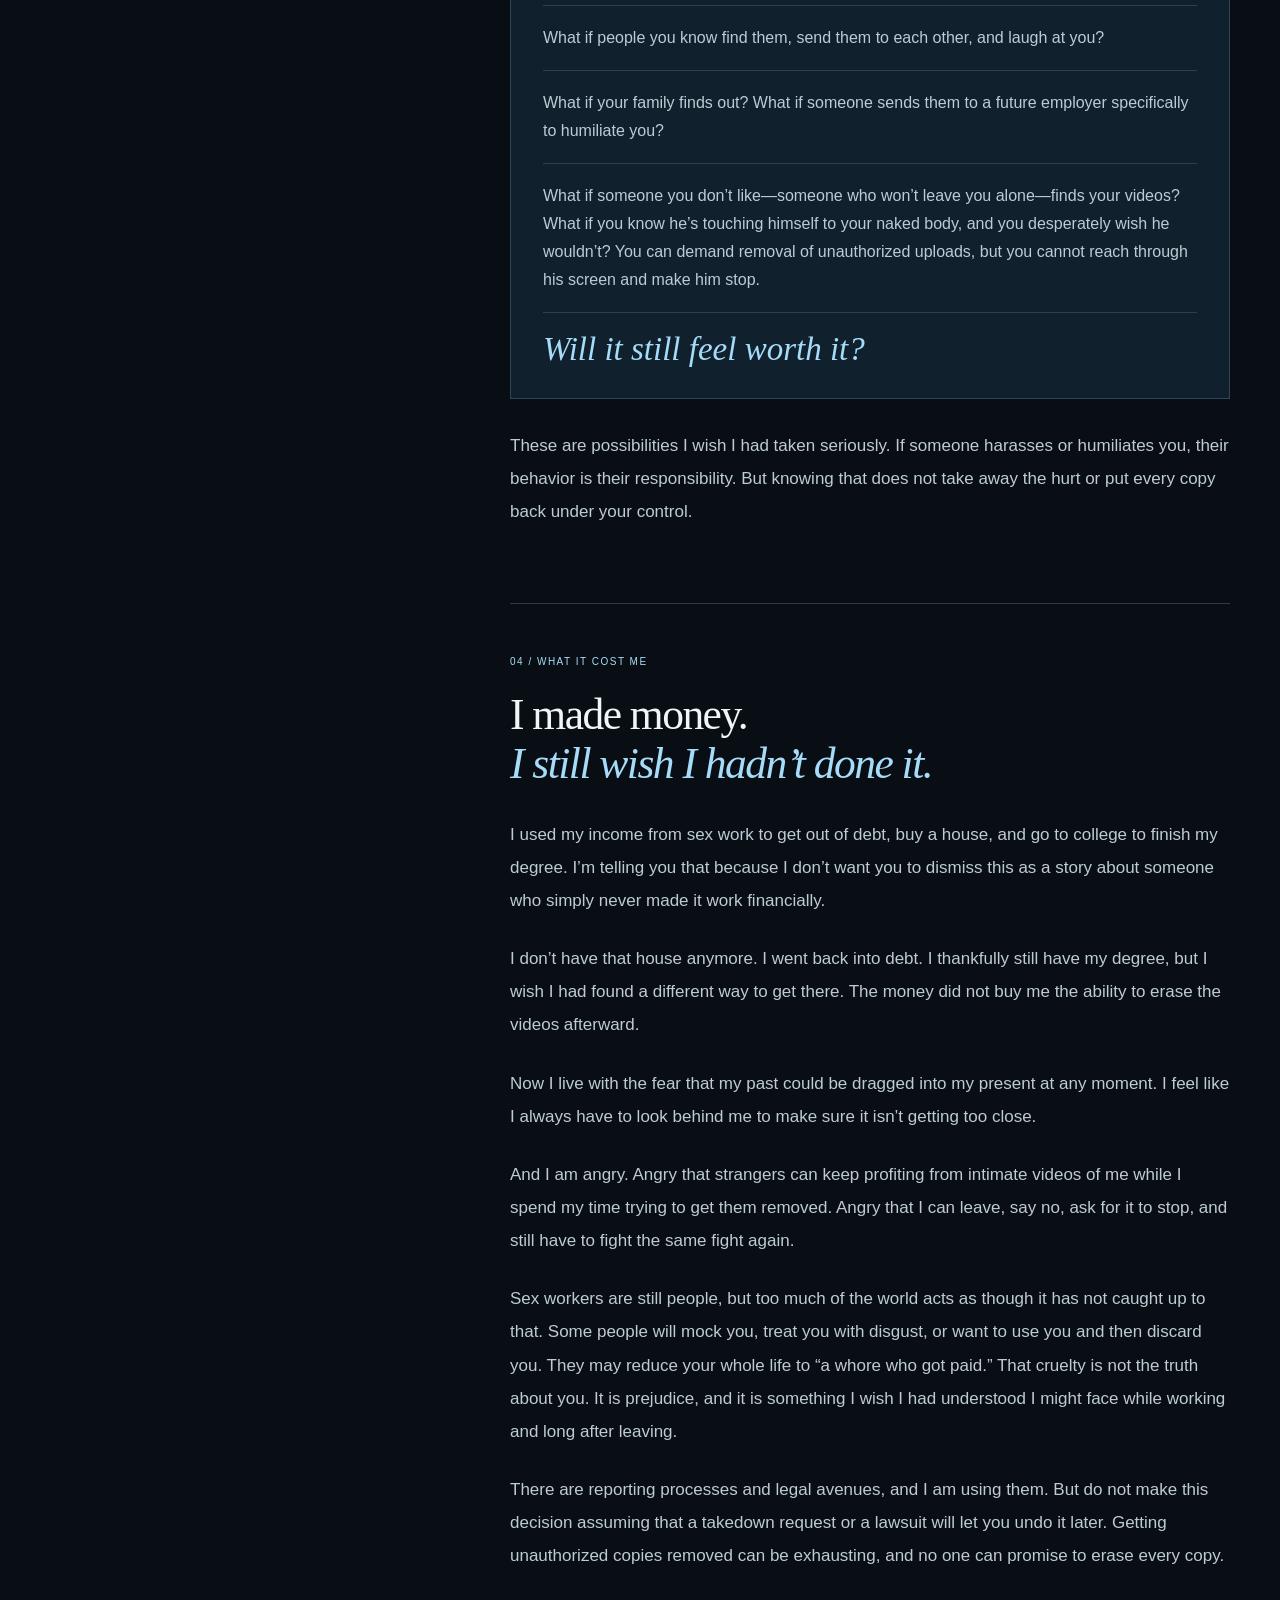
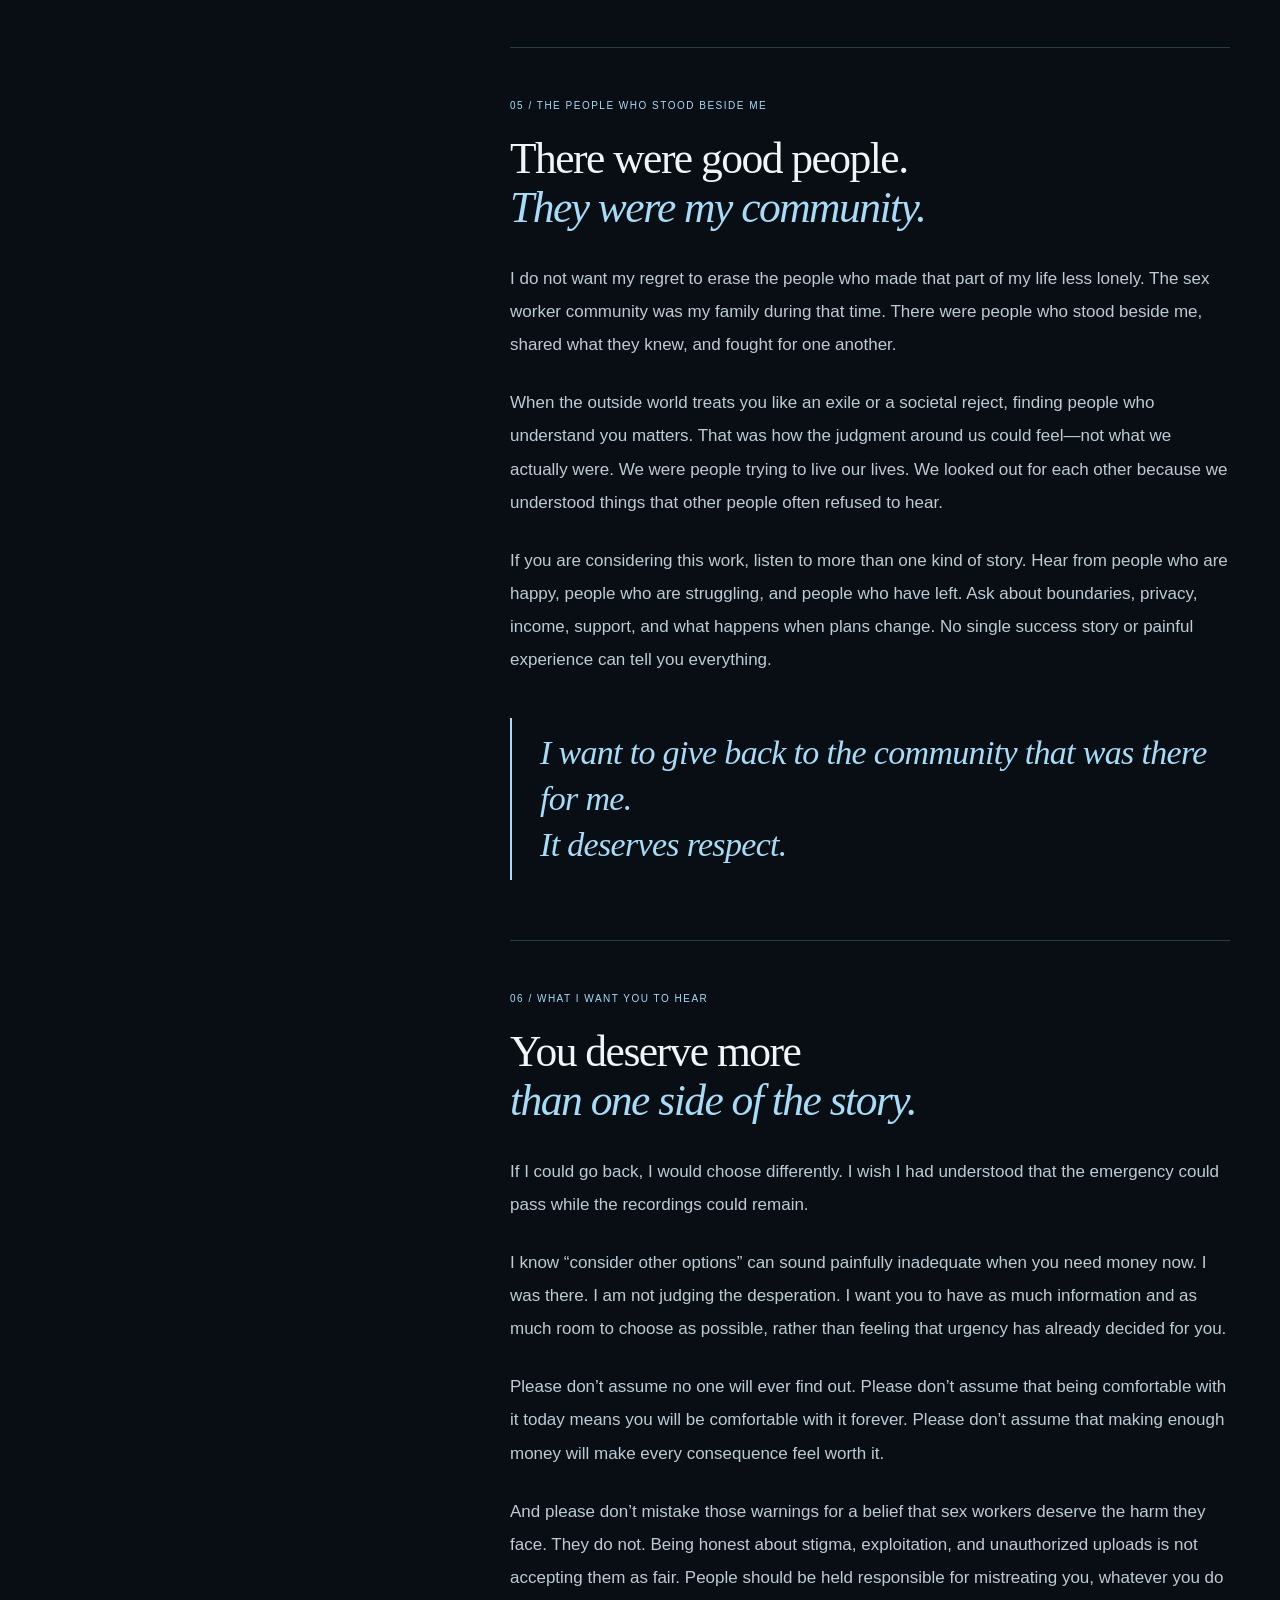
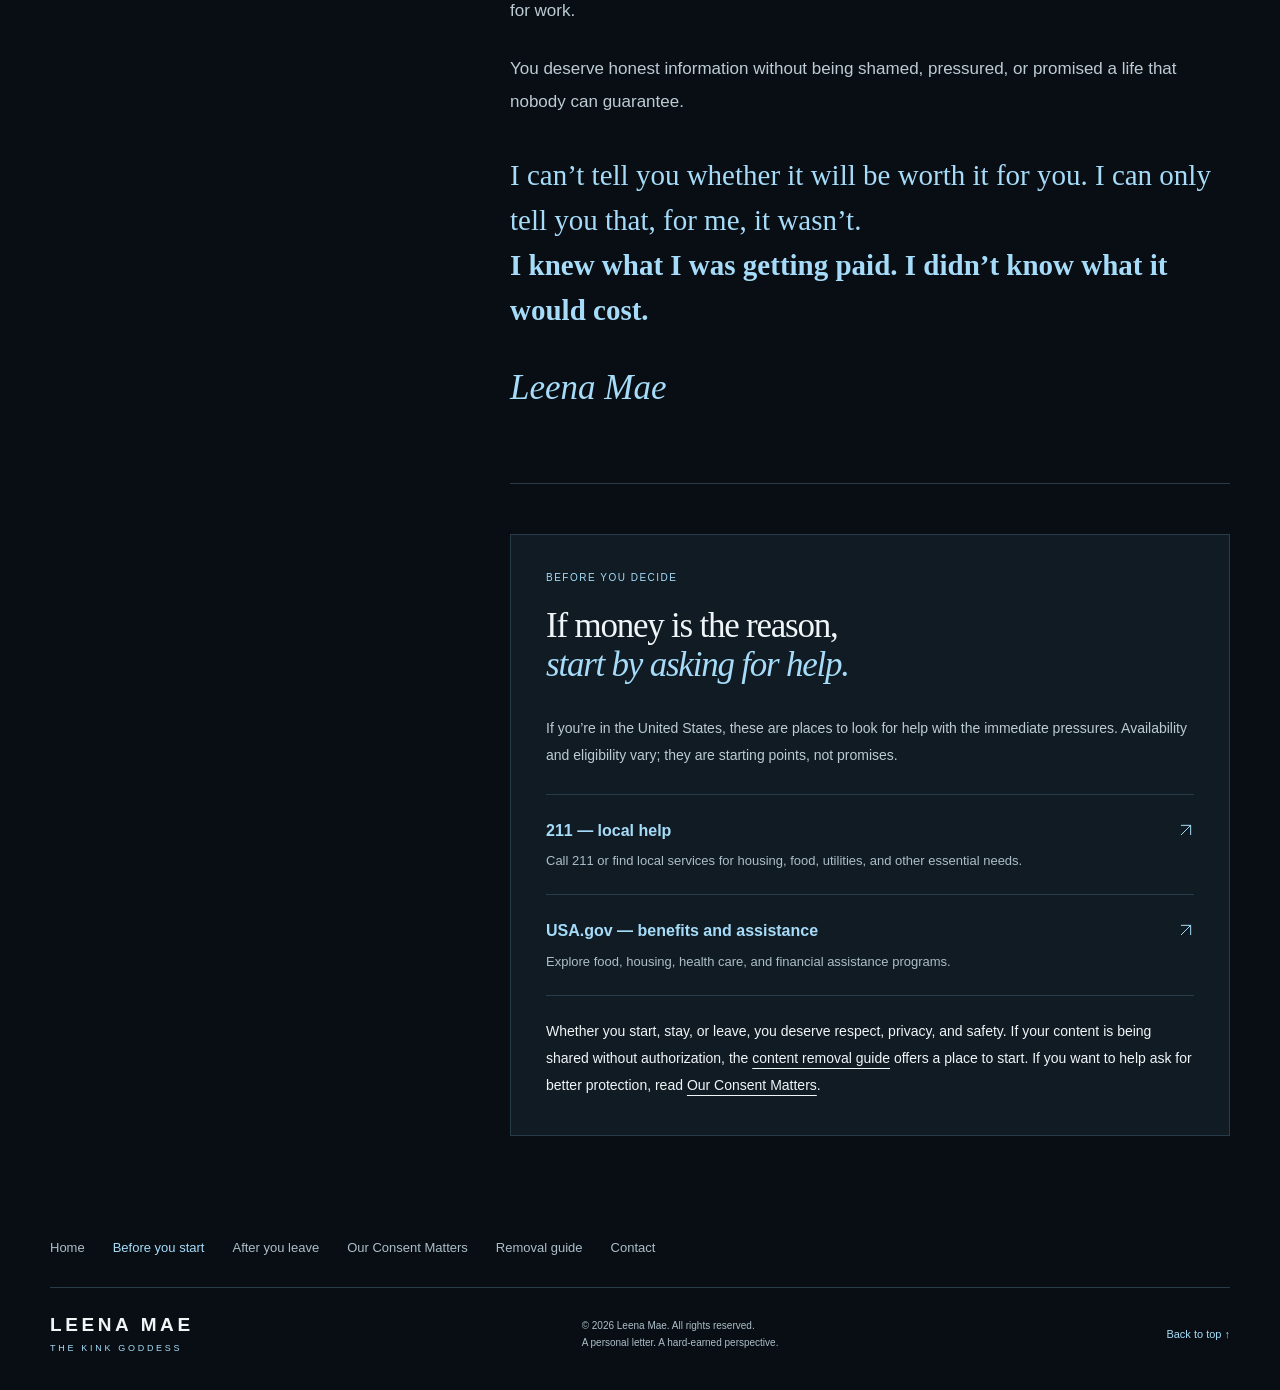
<file: before-you-start.html>
<!doctype html>
<html lang="en">
<head>
  <meta charset="utf-8">
  <meta name="viewport" content="width=device-width, initial-scale=1">
  <meta name="description" content="Thinking about entering the sex work industry? Leena Mae shares her experience making porn, the community that supported her, and risks she wishes she had considered.">
  <meta name="theme-color" content="#080e13">
  <title>Before You Start Making Porn, Please Read This | Leena Mae</title>
  <link rel="stylesheet" href="styles.css?v=20261004-nav">
  <link rel="stylesheet" href="before-you-start.css">
  <script>
    // Collect only on the live domain, never on a local preview.
    if (['leenamaethekinkgoddess.com', 'www.leenamaethekinkgoddess.com'].includes(location.hostname)) {
      window.dataLayer = window.dataLayer || [];
      function gtag() { window.dataLayer.push(arguments); }
      gtag('js', new Date());
      gtag('config', 'G-X4MBXX28NW', {
        allow_google_signals: false,
        allow_ad_personalization_signals: false
      });
      const analyticsTag = document.createElement('script');
      analyticsTag.async = true;
      analyticsTag.src = 'https://www.googletagmanager.com/gtag/js?id=G-X4MBXX28NW';
      document.head.appendChild(analyticsTag);
    }
  </script>
  <script type="text/javascript">
    // Run Clarity only on the published website.
    if (['leenamaethekinkgoddess.com', 'www.leenamaethekinkgoddess.com'].includes(location.hostname)) {
      (function(c,l,a,r,i,t,y){
        c[a]=c[a]||function(){(c[a].q=c[a].q||[]).push(arguments)};
        t=l.createElement(r);t.async=1;t.src='https://www.clarity.ms/tag/'+i;
        y=l.getElementsByTagName(r)[0];y.parentNode.insertBefore(t,y);
      })(window, document, 'clarity', 'script', 'ys6d76jva1');
    }
  </script>
</head>
<body class="letter-page">
  <a class="skip" href="#main">Skip to the letter</a>
  <header class="header">
    <a class="brand" href="index.html" aria-label="Leena Mae, home">LEENA MAE<span>THE KINK GODDESS</span></a>
    <nav aria-label="Main navigation"><a href="index.html">Home</a><a href="before-you-start.html" aria-current="page">Before you start</a><a href="after-you-leave.html">After you leave</a><a href="we-deserve-to-move-on.html">Our Consent Matters</a><a href="content-removal-guide.html">Removal guide</a><a href="index.html#rights">Rights &amp; contact</a></nav>
  </header>
  <main id="main">
    <div class="letter-hero wrap" id="top">
      <p class="eyebrow">A LETTER TO ANYONE CONSIDERING THE SEX WORK INDUSTRY</p>
      <h1>Before you start<br>making porn,<br><em>please read this.</em></h1>
      <p class="letter-deck">If you’re researching how to start making porn or enter the sex work industry, I want to offer one perspective: mine. There was community, there was income, and there were consequences I did not understand until later. This is not a prediction of your future. It is the experience I wish I could have read before deciding.</p>
      <div class="letter-byline"><span>BY LEENA MAE</span><span>A PERSONAL ACCOUNT</span><a href="#pressure">Read the letter <svg xmlns="http://www.w3.org/2000/svg" width="1em" height="1em" viewBox="0 0 24 24" fill="none" stroke="currentColor" stroke-width="1.5" stroke-linecap="round" stroke-linejoin="round" aria-hidden="true" focusable="false" style="vertical-align:-0.12em"><path d="M12 3v18M5 14l7 7 7-7"/></svg></a></div>
    </div>
    <div class="letter-layout wrap">
      <aside class="letter-sidebar" aria-label="In this letter">
        <p class="eyebrow">IN THIS LETTER</p>
        <nav aria-label="Letter sections"><a href="#pressure">The pressure</a><a href="#boundaries">The boundaries</a><a href="#future">The future I couldn’t see</a><a href="#cost">What it cost me</a><a href="#community">The people who stood beside me</a><a href="#warning">What I want you to hear</a><a href="#support">Before you decide</a></nav>
        <p class="sidebar-note">This is my experience.<br>One perspective, not everyone’s future.</p>
      </aside>
      <article class="letter-content" aria-label="Before you start: a letter from Leena Mae">
        <p>Some sex workers are happy with their work. They feel it was worth it, and they do not experience it as traumatic. I do not get to tell them they are wrong about their own lives.</p>
        <p>I thought I would be one of those people. For a while, I believed I was. My feelings changed, and I cannot pretend otherwise. Both things can be true: someone else can value this work, and I can wish I had made a different choice.</p>
        <section id="pressure" aria-labelledby="pressure-title">
          <p class="eyebrow">01 / THE PRESSURE</p>
          <h2 id="pressure-title">I needed diapers.<br>I needed food.<br><em>I was trying to survive.</em></h2>
          <p>I remember being the person desperately looking for a way to make ends meet. I was trying not to get evicted. I needed diapers and food for my baby. I had no college degree, I felt pretty hopeless, and I wanted a way to work from home.</p>
          <p>If that is where you are right now, I understand why you’re looking. I remember how urgent everything felt. I remember needing an answer that would work before the next bill came due.</p>
          <p>At first, I wasn’t going to do anything nude or super sexual. I thought I had made a hard boundary. I thought I knew exactly what I would and wouldn’t do.</p>
        </section>
        <section id="boundaries" aria-labelledby="boundaries-title">
          <p class="eyebrow">02 / THE BOUNDARIES</p>
          <h2 id="boundaries-title">Then the bills<br><em>kept coming.</em></h2>
          <p>For me, once I was in and the money wasn’t enough and the bills kept piling up, that boundary started to feel different. Eviction felt closer. An offer to do something I normally would never have done had to be weighed against what my baby needed.</p>
          <p>That is a vulnerable place to make a decision. It is the part I wish I had understood before I started: saying “I would never do that” is easier when you are not desperate.</p>
          <p>I grew up sheltered, with strict rules in a religious household. Making porn felt liberating at first. I rationalized it as taking back my power, becoming a new person, deciding what to do with my own body.</p>
          <p>What I failed to see was the future I was creating for myself, long after I would set down the camera and walk away.</p>
          <blockquote>What felt liberating then became my humiliation and deepest regret ten years later.</blockquote>
        </section>
        <section id="future" aria-labelledby="future-title">
          <p class="eyebrow">03 / THE FUTURE I COULDN’T SEE</p>
          <h2 id="future-title">You might not always<br><em>feel the way you do today.</em></h2>
          <p>I think that would have been the hardest thing for my past self to understand. I could imagine making money. I could imagine working from home. I could not really imagine being a different version of myself, years later, wishing those videos did not exist.</p>
          <p>Working from home was nice. Making money felt good. There is no guarantee that you will make enough to live on. I eventually gained an audience through the unusual work I made and some luck with celebrity recognition and promotion. Looking back, that attention only made what I’m dealing with today harder.</p>
          <p>Walking away from the income can be hard. Walking away from the copies is another struggle entirely. You can stop making content and close your accounts. That does not mean everyone who copied your work will delete it, or that strangers will stop uploading it.</p>
          <div class="questions"><p class="eyebrow">PLEASE THINK BEYOND RIGHT NOW</p>
            <p>What if these vulnerable videos are still circulating in ten, twenty, or thirty years?</p>
            <p>What if people you know find them, send them to each other, and laugh at you?</p>
            <p>What if your family finds out? What if someone sends them to a future employer specifically to humiliate you?</p>
            <p>What if someone you don’t like—someone who won’t leave you alone—finds your videos? What if you know he’s touching himself to your naked body, and you desperately wish he wouldn’t? You can demand removal of unauthorized uploads, but you cannot reach through his screen and make him stop.</p>
            <p class="question-final">Will it still feel worth it?</p>
          </div>
          <p>These are possibilities I wish I had taken seriously. If someone harasses or humiliates you, their behavior is their responsibility. But knowing that does not take away the hurt or put every copy back under your control.</p>
        </section>
        <section id="cost" aria-labelledby="cost-title">
          <p class="eyebrow">04 / WHAT IT COST ME</p>
          <h2 id="cost-title">I made money.<br><em>I still wish I hadn’t done it.</em></h2>
          <p>I used my income from sex work to get out of debt, buy a house, and go to college to finish my degree. I’m telling you that because I don’t want you to dismiss this as a story about someone who simply never made it work financially.</p>
          <p>I don’t have that house anymore. I went back into debt. I thankfully still have my degree, but I wish I had found a different way to get there. The money did not buy me the ability to erase the videos afterward.</p>
          <p>Now I live with the fear that my past could be dragged into my present at any moment. I feel like I always have to look behind me to make sure it isn’t getting too close.</p>
          <p>And I am angry. Angry that strangers can keep profiting from intimate videos of me while I spend my time trying to get them removed. Angry that I can leave, say no, ask for it to stop, and still have to fight the same fight again.</p>
          <p>Sex workers are still people, but too much of the world acts as though it has not caught up to that. Some people will mock you, treat you with disgust, or want to use you and then discard you. They may reduce your whole life to “a whore who got paid.” That cruelty is not the truth about you. It is prejudice, and it is something I wish I had understood I might face while working and long after leaving.</p>
          <p>There are reporting processes and legal avenues, and I am using them. But do not make this decision assuming that a takedown request or a lawsuit will let you undo it later. Getting unauthorized copies removed can be exhausting, and no one can promise to erase every copy.</p>
        </section>
        <section id="community" aria-labelledby="community-title">
          <p class="eyebrow">05 / THE PEOPLE WHO STOOD BESIDE ME</p>
          <h2 id="community-title">There were good people.<br><em>They were my community.</em></h2>
          <p>I do not want my regret to erase the people who made that part of my life less lonely. The sex worker community was my family during that time. There were people who stood beside me, shared what they knew, and fought for one another.</p>
          <p>When the outside world treats you like an exile or a societal reject, finding people who understand you matters. That was how the judgment around us could feel—not what we actually were. We were people trying to live our lives. We looked out for each other because we understood things that other people often refused to hear.</p>
          <p>If you are considering this work, listen to more than one kind of story. Hear from people who are happy, people who are struggling, and people who have left. Ask about boundaries, privacy, income, support, and what happens when plans change. No single success story or painful experience can tell you everything.</p>
          <blockquote>I want to give back to the community that was there for me.<br>It deserves respect.</blockquote>
        </section>
        <section id="warning" aria-labelledby="warning-title">
          <p class="eyebrow">06 / WHAT I WANT YOU TO HEAR</p>
          <h2 id="warning-title">You deserve more<br><em>than one side of the story.</em></h2>
          <p>If I could go back, I would choose differently. I wish I had understood that the emergency could pass while the recordings could remain.</p>
          <p>I know “consider other options” can sound painfully inadequate when you need money now. I was there. I am not judging the desperation. I want you to have as much information and as much room to choose as possible, rather than feeling that urgency has already decided for you.</p>
          <p>Please don’t assume no one will ever find out. Please don’t assume that being comfortable with it today means you will be comfortable with it forever. Please don’t assume that making enough money will make every consequence feel worth it.</p>
          <p>And please don’t mistake those warnings for a belief that sex workers deserve the harm they face. They do not. Being honest about stigma, exploitation, and unauthorized uploads is not accepting them as fair. People should be held responsible for mistreating you, whatever you do for work.</p>
          <p>You deserve honest information without being shamed, pressured, or promised a life that nobody can guarantee.</p>
          <p class="final-warning">I can’t tell you whether it will be worth it for you. I can only tell you that, for me, it wasn’t.<br><strong>I knew what I was getting paid. I didn’t know what it would cost.</strong></p>
          <p class="letter-signature">Leena Mae</p>
        </section>
        <section id="support" class="support-box" aria-labelledby="support-title">
          <p class="eyebrow">BEFORE YOU DECIDE</p>
          <h2 id="support-title">If money is the reason,<br><em>start by asking for help.</em></h2>
          <p>If you’re in the United States, these are places to look for help with the immediate pressures. Availability and eligibility vary; they are starting points, not promises.</p>
          <a class="resource-link" href="https://www.211.org/"><strong>211 — local help <span aria-hidden="true"><svg xmlns="http://www.w3.org/2000/svg" width="1em" height="1em" viewBox="0 0 24 24" fill="none" stroke="currentColor" stroke-width="1.5" stroke-linecap="round" stroke-linejoin="round" aria-hidden="true" focusable="false" style="vertical-align:-0.12em"><path d="M5 19 19 5M5 5h14v14"/></svg></span></strong><span>Call 211 or find local services for housing, food, utilities, and other essential needs.</span></a>
          <a class="resource-link" href="https://www.usa.gov/benefits"><strong>USA.gov — benefits and assistance <span aria-hidden="true"><svg xmlns="http://www.w3.org/2000/svg" width="1em" height="1em" viewBox="0 0 24 24" fill="none" stroke="currentColor" stroke-width="1.5" stroke-linecap="round" stroke-linejoin="round" aria-hidden="true" focusable="false" style="vertical-align:-0.12em"><path d="M5 19 19 5M5 5h14v14"/></svg></span></strong><span>Explore food, housing, health care, and financial assistance programs.</span></a>
          <p class="support-ending">Whether you start, stay, or leave, you deserve respect, privacy, and safety. If your content is being shared without authorization, the <a href="content-removal-guide.html">content removal guide</a> offers a place to start. If you want to help ask for better protection, read <a href="we-deserve-to-move-on.html">Our Consent Matters</a>.</p>
        </section>
      </article>
    </div>
  </main>
  <footer class="wrap footer"><nav class="footer-nav" aria-label="Footer navigation"><a href="index.html">Home</a><a href="before-you-start.html" aria-current="page">Before you start</a><a href="after-you-leave.html">After you leave</a><a href="we-deserve-to-move-on.html">Our Consent Matters</a><a href="content-removal-guide.html">Removal guide</a><a href="index.html#contact">Contact</a></nav><a class="brand" href="index.html">LEENA MAE<span>THE KINK GODDESS</span></a><p>© 2026 Leena Mae. All rights reserved.<br>A personal letter. A hard-earned perspective.</p><a href="#top">Back to top ↑</a></footer>
</body>
</html>
</file>
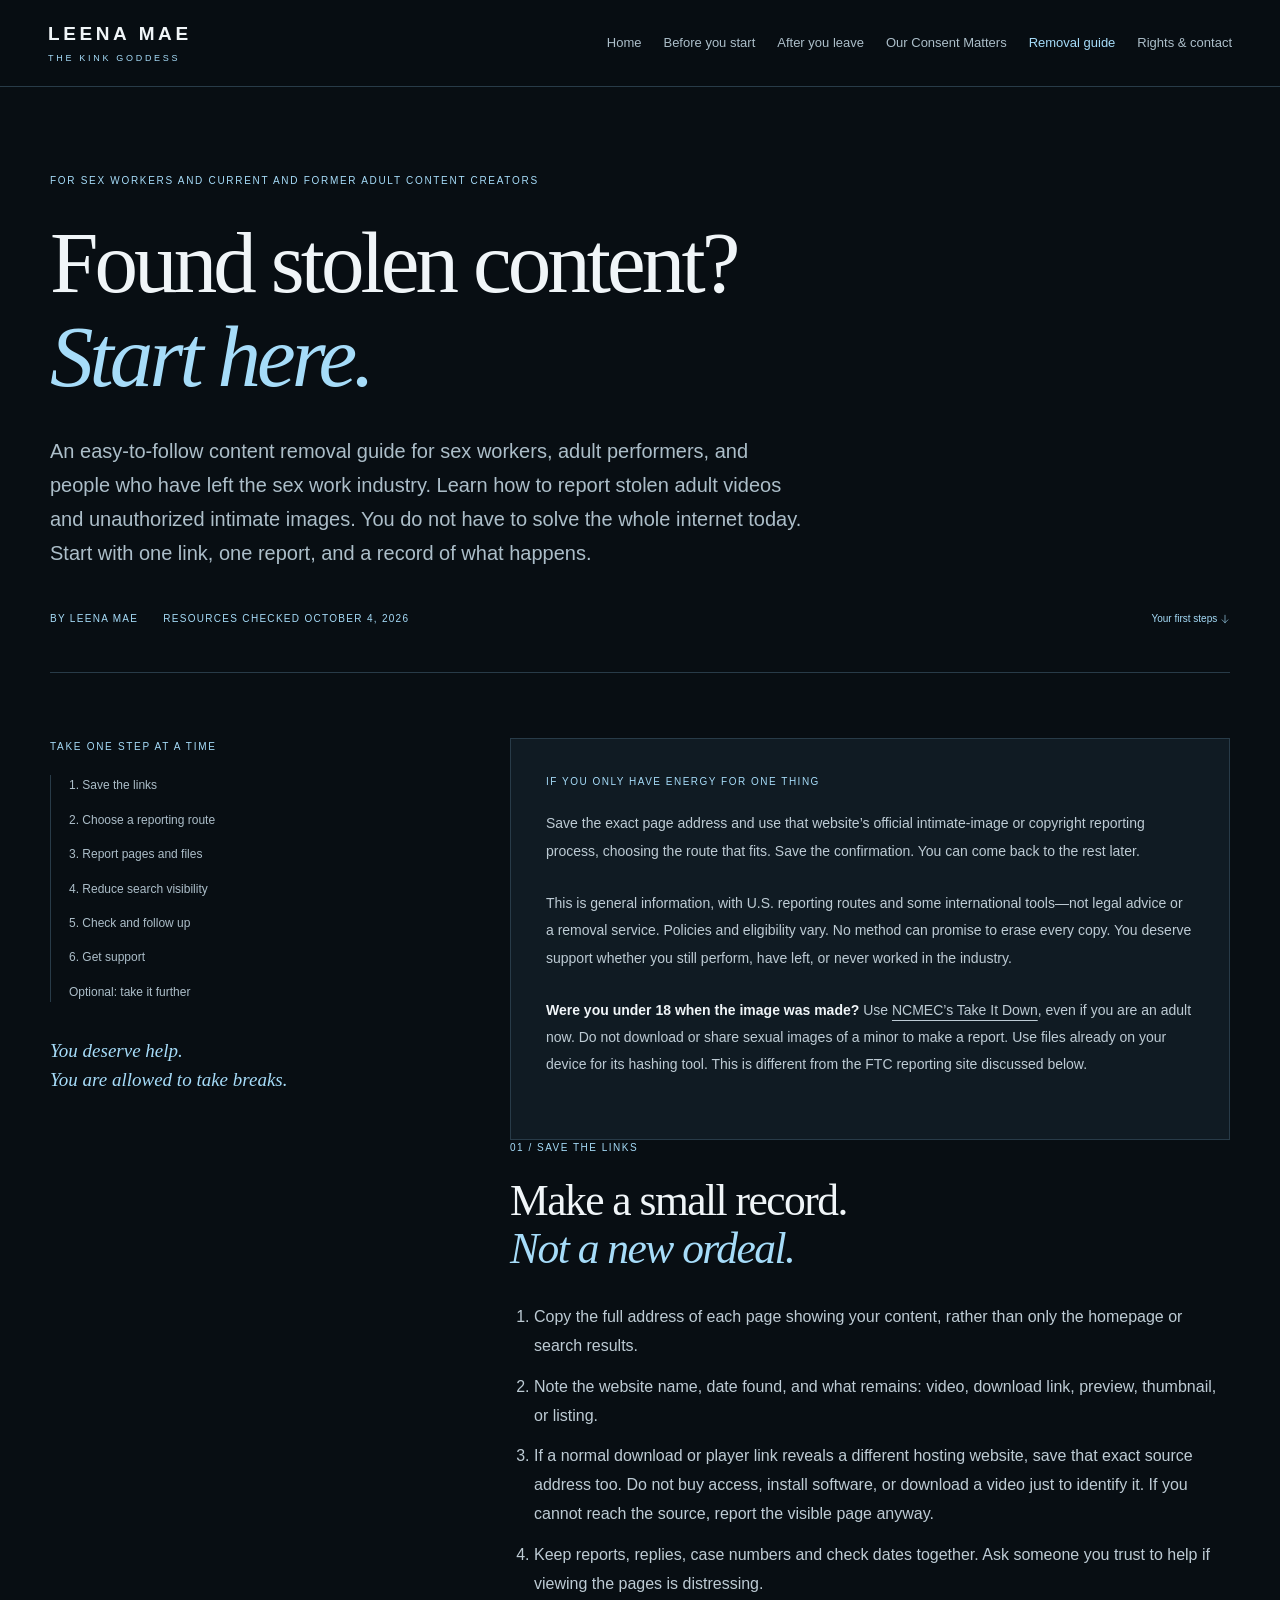
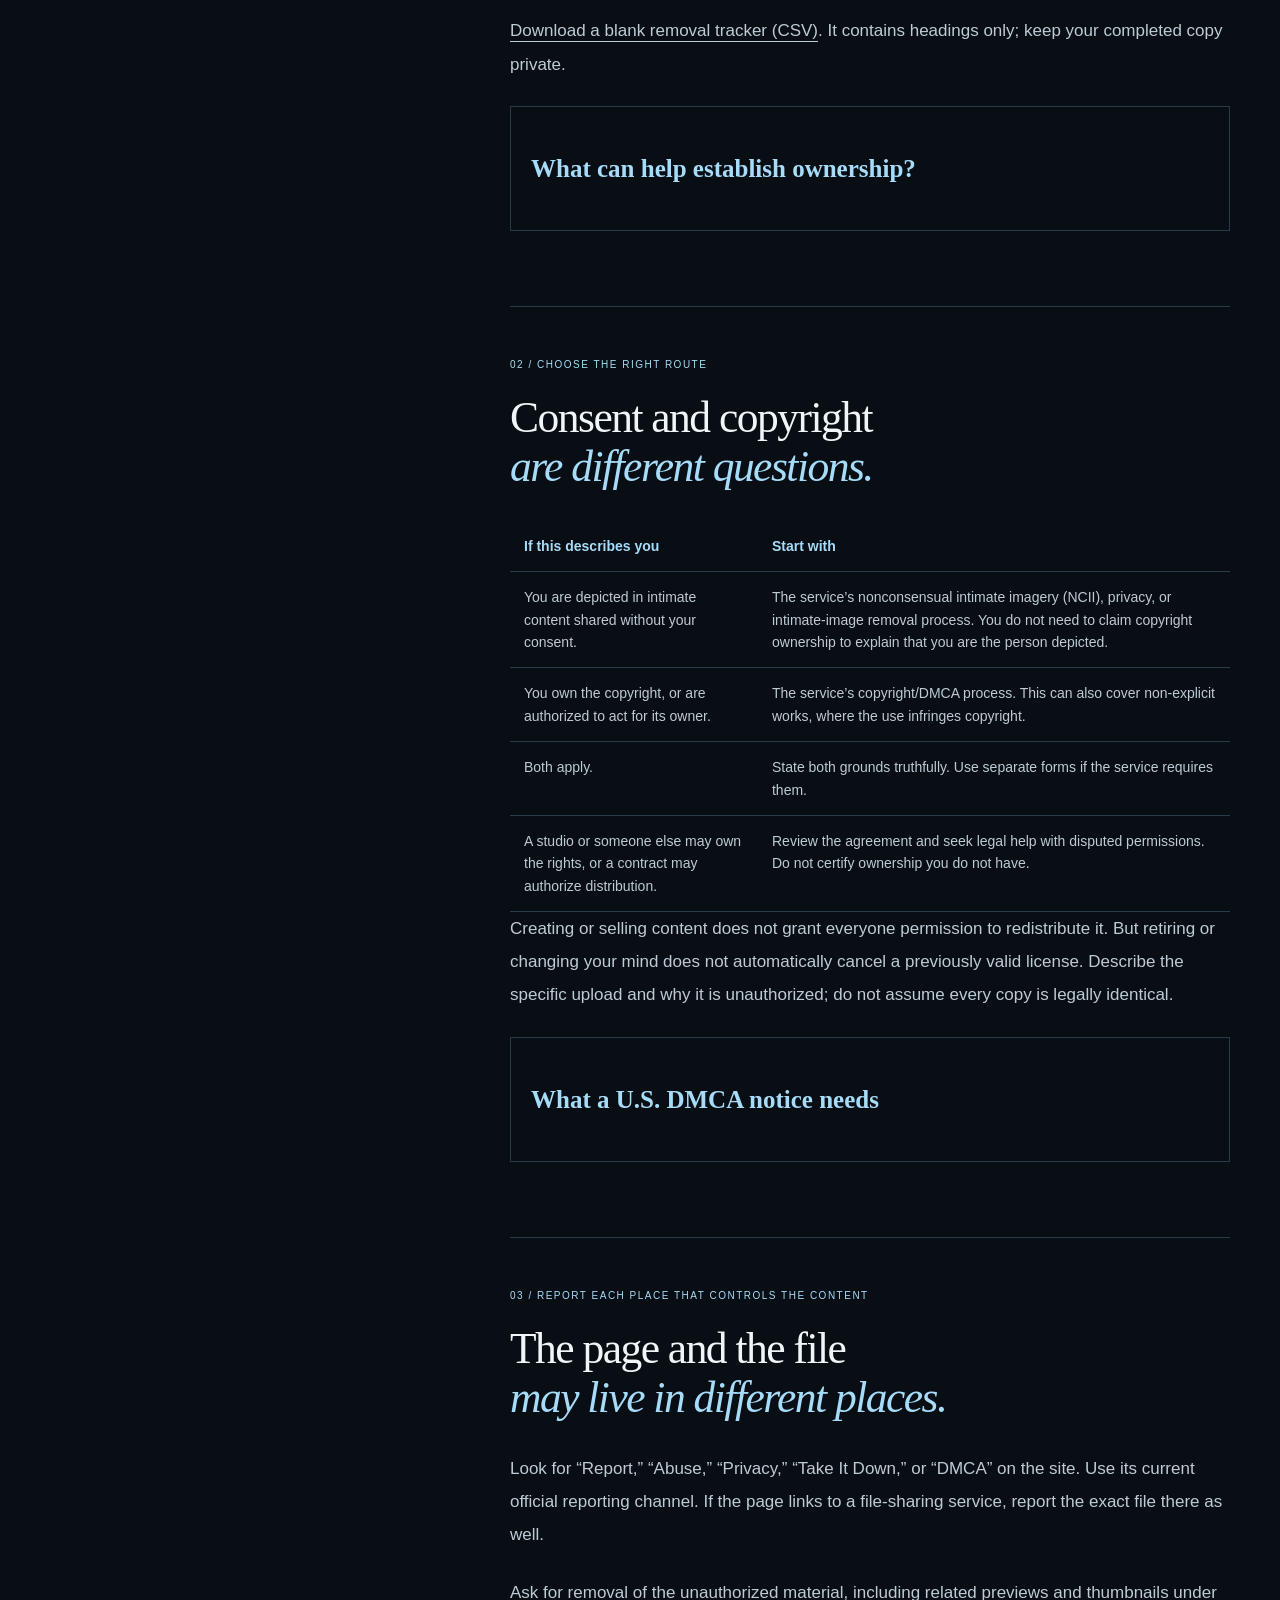
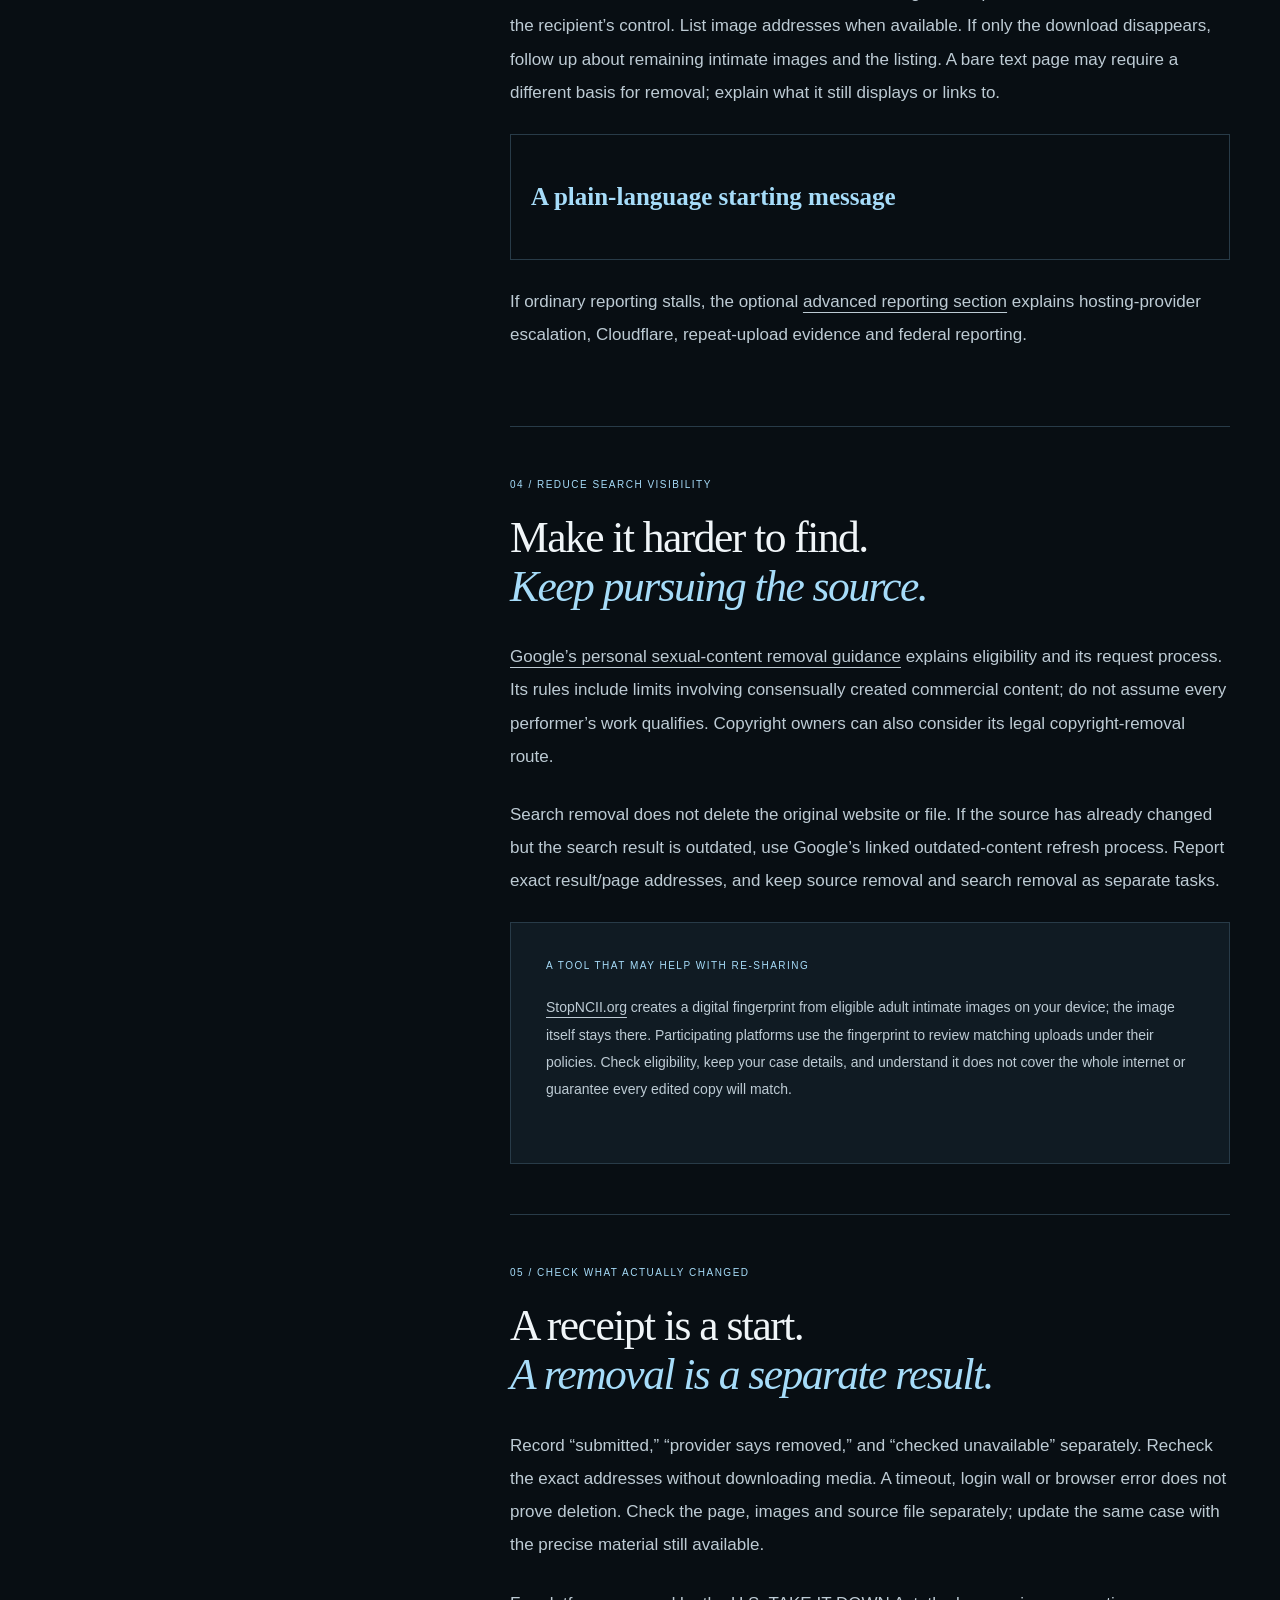
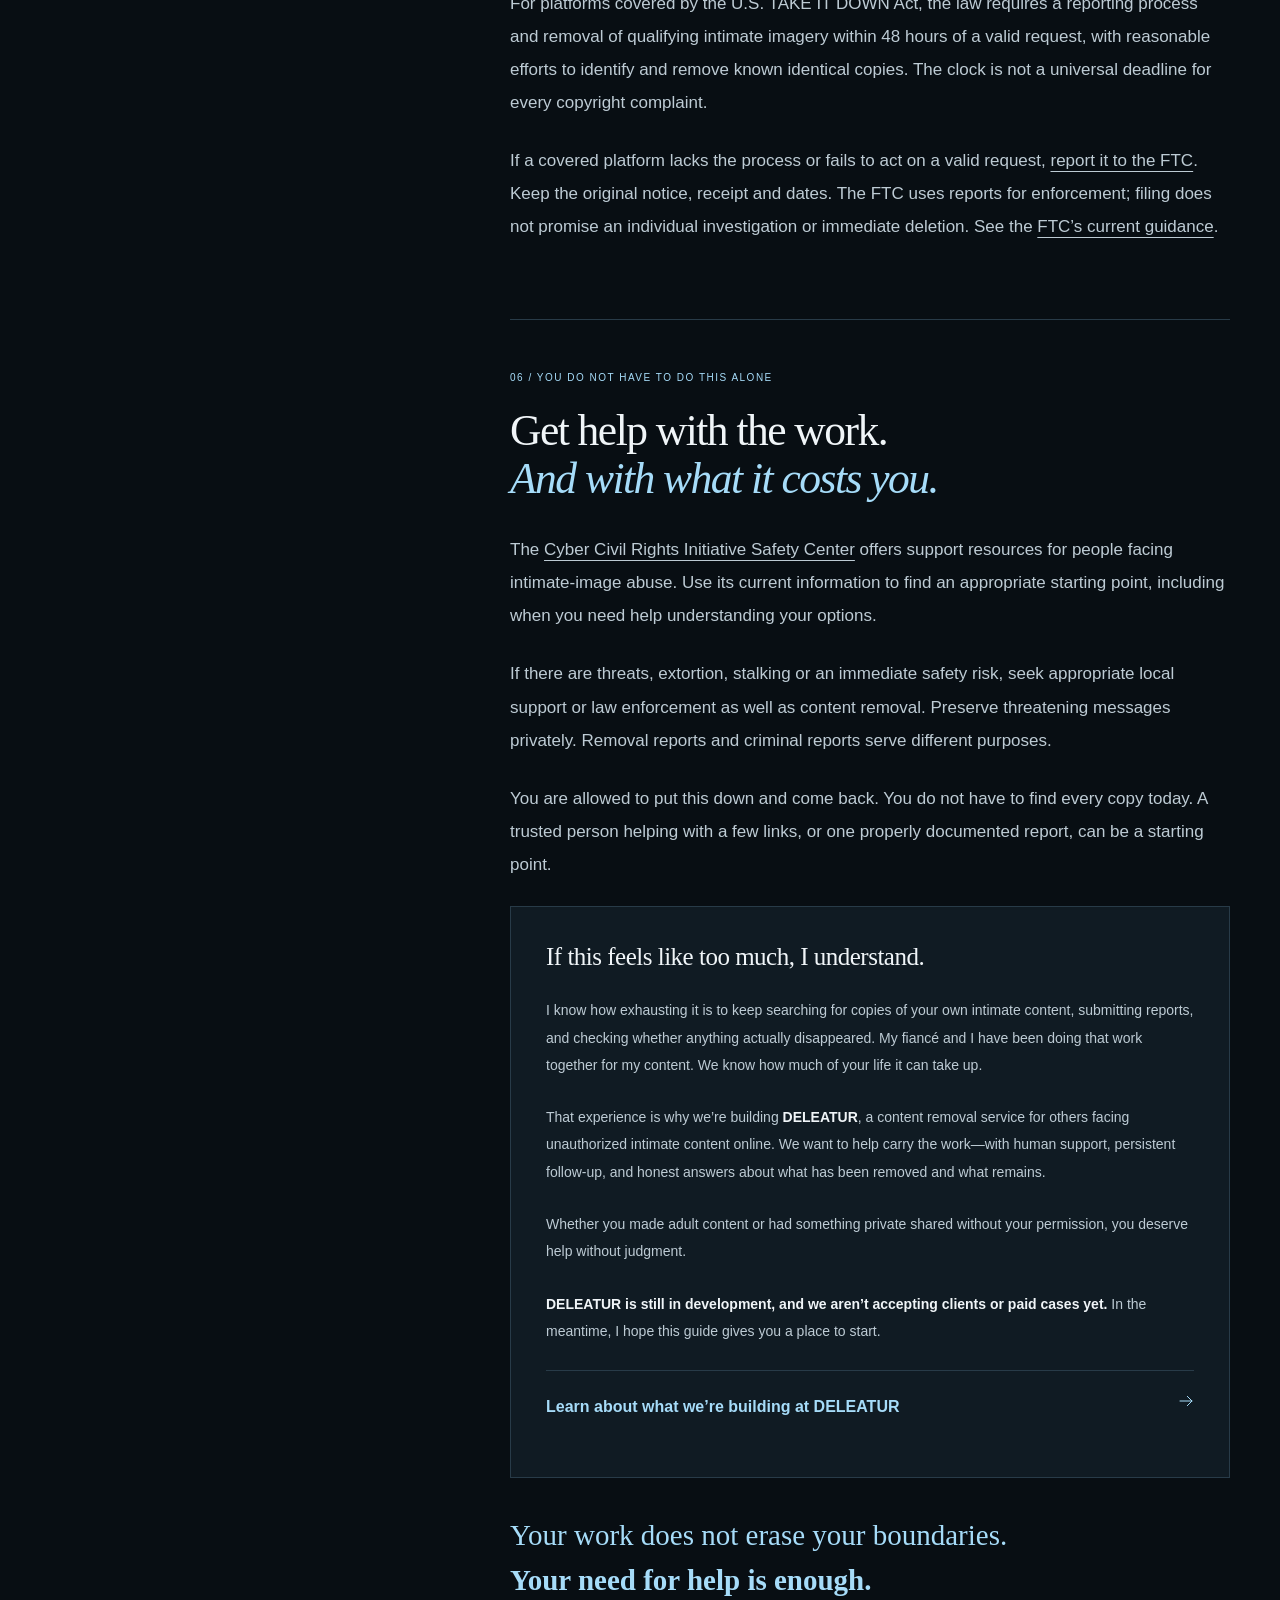
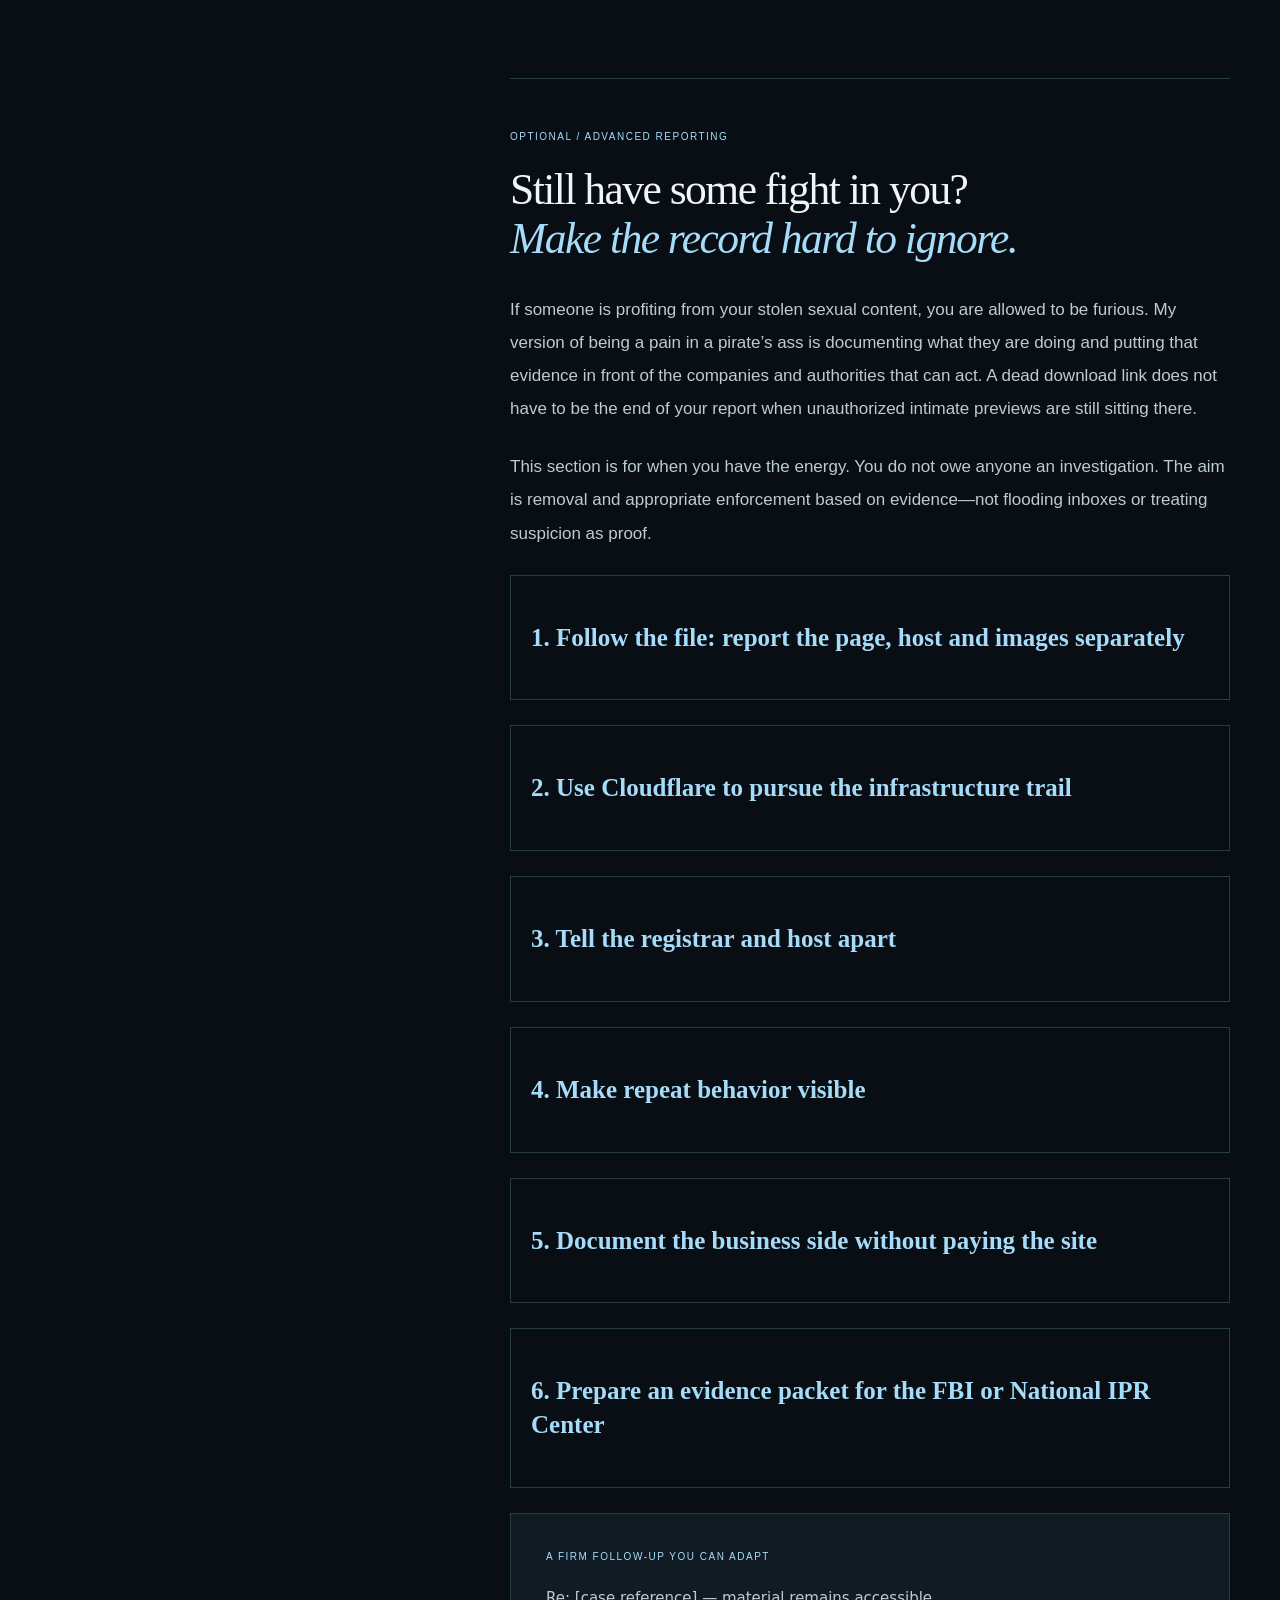
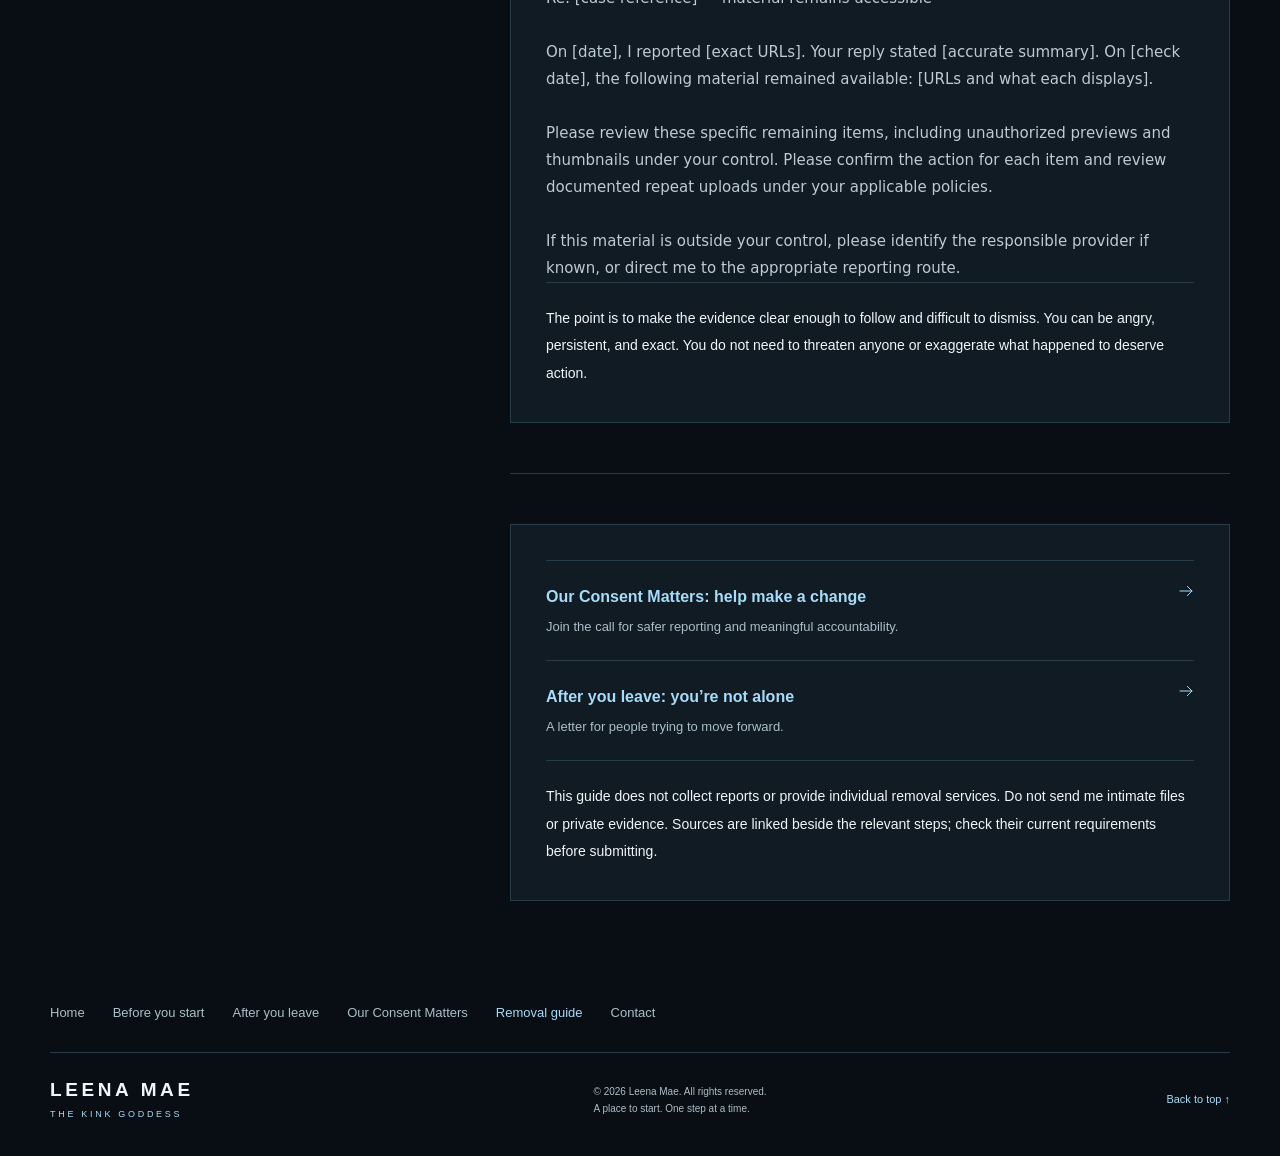
<file: content-removal-guide.html>
<!doctype html>
<html lang="en">
<head>
  <meta charset="utf-8">
  <meta name="viewport" content="width=device-width, initial-scale=1">
  <meta name="description" content="A content removal guide for sex workers and adult creators: report stolen videos, unauthorized intimate images, file hosts and repeat piracy.">
  <meta name="theme-color" content="#080e13">
  <title>How to Report &amp; Remove Stolen Intimate Content | Leena Mae</title>
  <link rel="stylesheet" href="styles.css?v=20261004-nav">
  <link rel="stylesheet" href="before-you-start.css">
  <script>
    // Collect only on the live domain, never on a local preview.
    if (['leenamaethekinkgoddess.com', 'www.leenamaethekinkgoddess.com'].includes(location.hostname)) {
      window.dataLayer = window.dataLayer || [];
      function gtag() { window.dataLayer.push(arguments); }
      gtag('js', new Date());
      gtag('config', 'G-X4MBXX28NW', {
        allow_google_signals: false,
        allow_ad_personalization_signals: false
      });
      const analyticsTag = document.createElement('script');
      analyticsTag.async = true;
      analyticsTag.src = 'https://www.googletagmanager.com/gtag/js?id=G-X4MBXX28NW';
      document.head.appendChild(analyticsTag);
    }
  </script>
  <script type="text/javascript">
    // Run Clarity only on the published website.
    if (['leenamaethekinkgoddess.com', 'www.leenamaethekinkgoddess.com'].includes(location.hostname)) {
      (function(c,l,a,r,i,t,y){
        c[a]=c[a]||function(){(c[a].q=c[a].q||[]).push(arguments)};
        t=l.createElement(r);t.async=1;t.src='https://www.clarity.ms/tag/'+i;
        y=l.getElementsByTagName(r)[0];y.parentNode.insertBefore(t,y);
      })(window, document, 'clarity', 'script', 'ys6d76jva1');
    }
  </script>
  <link rel="canonical" href="https://leenamaethekinkgoddess.com/content-removal-guide.html">
<style>.guide-list{padding-left:24px;color:#bdcbd4;line-height:1.8}.guide-list li{margin:12px 0}.guide-note{font-size:14px!important}.guide-template{white-space:pre-wrap;overflow-wrap:anywhere;font:15px/1.8 system-ui;color:#bdcbd4}.guide-table{width:100%;border-collapse:collapse;font-size:14px;line-height:1.6;color:#bdcbd4}.guide-table th,.guide-table td{text-align:left;vertical-align:top;padding:14px;border-bottom:1px solid var(--line)}.guide-table th{color:var(--blue)}.guide-scroll{overflow-x:auto}.guide-list a,.letter-content p a{overflow-wrap:anywhere}.letter-content details{border:1px solid var(--line);padding:20px;margin:25px 0}.letter-content summary{cursor:pointer;color:var(--blue);font-weight:600}.letter-content details p{margin-top:20px}@media print{.header,.letter-sidebar,.footer{display:none}.letter-layout{display:block}.letter-content{max-width:none}body{background:white;color:black}.letter-content p,.letter-content li,.letter-content h2,.letter-content strong{color:black}}</style></head>
<body class="letter-page"><a class="skip" href="#main">Skip to the guide</a><header class="header">
    <a class="brand" href="index.html" aria-label="Leena Mae, home">LEENA MAE<span>THE KINK GODDESS</span></a>
    <nav aria-label="Main navigation"><a href="index.html">Home</a><a href="before-you-start.html">Before you start</a><a href="after-you-leave.html">After you leave</a><a href="we-deserve-to-move-on.html">Our Consent Matters</a><a href="content-removal-guide.html" aria-current="page">Removal guide</a><a href="index.html#rights">Rights &amp; contact</a></nav>
  </header><main id="main">
<div class="letter-hero wrap" id="top"><p class="eyebrow">FOR SEX WORKERS AND CURRENT AND FORMER ADULT CONTENT CREATORS</p><h1>Found stolen content?<br><em>Start here.</em></h1><p class="letter-deck">An easy-to-follow content removal guide for sex workers, adult performers, and people who have left the sex work industry. Learn how to report stolen adult videos and unauthorized intimate images. You do not have to solve the whole internet today. Start with one link, one report, and a record of what happens.</p><div class="letter-byline"><span>BY LEENA MAE</span><span>RESOURCES CHECKED OCTOBER 4, 2026</span><a href="#start">Your first steps <svg xmlns="http://www.w3.org/2000/svg" width="1em" height="1em" viewBox="0 0 24 24" fill="none" stroke="currentColor" stroke-width="1.5" stroke-linecap="round" stroke-linejoin="round" aria-hidden="true" focusable="false" style="vertical-align:-0.12em"><path d="M12 3v18M5 14l7 7 7-7"/></svg></a></div></div>
<div class="letter-layout wrap"><aside class="letter-sidebar" aria-label="Guide contents"><p class="eyebrow">TAKE ONE STEP AT A TIME</p><nav aria-label="Guide sections"><a href="#start">1. Save the links</a><a href="#route">2. Choose a reporting route</a><a href="#report">3. Report pages and files</a><a href="#search">4. Reduce search visibility</a><a href="#followup">5. Check and follow up</a><a href="#support">6. Get support</a><a href="#advanced">Optional: take it further</a></nav><p class="sidebar-note">You deserve help.<br>You are allowed to take breaks.</p></aside><article class="letter-content" aria-label="Content removal guide">
<div class="support-box"><p class="eyebrow">IF YOU ONLY HAVE ENERGY FOR ONE THING</p><p>Save the exact page address and use that website’s official intimate-image or copyright reporting process, choosing the route that fits. Save the confirmation. You can come back to the rest later.</p><p class="guide-note">This is general information, with U.S. reporting routes and some international tools—not legal advice or a removal service. Policies and eligibility vary. No method can promise to erase every copy. You deserve support whether you still perform, have left, or never worked in the industry.</p><p class="guide-note"><strong>Were you under 18 when the image was made?</strong> Use <a href="https://takeitdown.ncmec.org/">NCMEC’s Take It Down</a>, even if you are an adult now. Do not download or share sexual images of a minor to make a report. Use files already on your device for its hashing tool. This is different from the FTC reporting site discussed below.</p></div>
<section id="start" aria-labelledby="start-title"><p class="eyebrow">01 / SAVE THE LINKS</p><h2 id="start-title">Make a small record.<br><em>Not a new ordeal.</em></h2><ol class="guide-list"><li>Copy the full address of each page showing your content, rather than only the homepage or search results.</li><li>Note the website name, date found, and what remains: video, download link, preview, thumbnail, or listing.</li><li>If a normal download or player link reveals a different hosting website, save that exact source address too. Do not buy access, install software, or download a video just to identify it. If you cannot reach the source, report the visible page anyway.</li><li>Keep reports, replies, case numbers and check dates together. Ask someone you trust to help if viewing the pages is distressing.</li></ol><p><a href="removal-tracker.csv" download>Download a blank removal tracker (CSV)</a>. It contains headings only; keep your completed copy private.</p><details><summary>What can help establish ownership?</summary><p>Keep original files, project files, dated publication or sales records, and relevant contracts securely. Watermarks can support your account, but do not settle every ownership question. ID can help verify who you are; by itself it does not prove copyright ownership.</p><p>Do not publish intimate originals or identity documents as proof. If a provider asks for verification, check the recipient and ask what is necessary, how it is protected, and whether a less revealing alternative works. A separate reporting email can help organize correspondence, but does not guarantee anonymity.</p></details></section>
<section id="route" aria-labelledby="route-title"><p class="eyebrow">02 / CHOOSE THE RIGHT ROUTE</p><h2 id="route-title">Consent and copyright<br><em>are different questions.</em></h2><div class="guide-scroll"><table class="guide-table"><thead><tr><th>If this describes you</th><th>Start with</th></tr></thead><tbody><tr><td>You are depicted in intimate content shared without your consent.</td><td>The service’s nonconsensual intimate imagery (NCII), privacy, or intimate-image removal process. You do not need to claim copyright ownership to explain that you are the person depicted.</td></tr><tr><td>You own the copyright, or are authorized to act for its owner.</td><td>The service’s copyright/DMCA process. This can also cover non-explicit works, where the use infringes copyright.</td></tr><tr><td>Both apply.</td><td>State both grounds truthfully. Use separate forms if the service requires them.</td></tr><tr><td>A studio or someone else may own the rights, or a contract may authorize distribution.</td><td>Review the agreement and seek legal help with disputed permissions. Do not certify ownership you do not have.</td></tr></tbody></table></div><p>Creating or selling content does not grant everyone permission to redistribute it. But retiring or changing your mind does not automatically cancel a previously valid license. Describe the specific upload and why it is unauthorized; do not assume every copy is legally identical.</p><details><summary>What a U.S. DMCA notice needs</summary><p>A notice identifies the work, exact infringing locations, your contact information and signature. It also includes good-faith and accuracy/authority statements. Use the official form or the <a href="https://www.copyright.gov/512/">U.S. Copyright Office’s requirements and sample notice</a>; sign only statements that are true. Consider whether the use is authorized by law, including fair use.</p><p>Notices may be forwarded. Review privacy terms and ask about an authorized representative if disclosure is a concern. A counter-notice can lead to restoration; seek legal help promptly if you receive one. Copyright reporting is not a guaranteed permanent removal.</p></details></section>
<section id="report" aria-labelledby="report-title"><p class="eyebrow">03 / REPORT EACH PLACE THAT CONTROLS THE CONTENT</p><h2 id="report-title">The page and the file<br><em>may live in different places.</em></h2><p>Look for “Report,” “Abuse,” “Privacy,” “Take It Down,” or “DMCA” on the site. Use its current official reporting channel. If the page links to a file-sharing service, report the exact file there as well.</p><p>Ask for removal of the unauthorized material, including related previews and thumbnails under the recipient’s control. List image addresses when available. If only the download disappears, follow up about remaining intimate images and the listing. A bare text page may require a different basis for removal; explain what it still displays or links to.</p><details><summary>A plain-language starting message</summary><div class="guide-template">Subject: Unauthorized intimate content — removal request

I am the person depicted in the intimate material at the URLs below. I did not authorize this distribution.

Exact page URLs: [insert]
Source file or image URLs, if available: [insert]
Material identifying me and enough detail to locate it: [describe briefly]

Please remove the reported material and associated unauthorized intimate previews or thumbnails under your control. Please address known identical copies where applicable.

Please confirm the action taken for each URL and provide a case reference. Please explain any additional information needed and how it can be supplied securely.

[Your name/signature and required contact details]</div><p class="guide-note">Adapt this to the facts. Complete the provider’s required fields, declarations and signature. This starter is not a complete DMCA notice and does not replace a statutory or platform-specific form.</p></details><p>If ordinary reporting stalls, the optional <a href="#advanced">advanced reporting section</a> explains hosting-provider escalation, Cloudflare, repeat-upload evidence and federal reporting.</p></section>
<section id="search" aria-labelledby="search-title"><p class="eyebrow">04 / REDUCE SEARCH VISIBILITY</p><h2 id="search-title">Make it harder to find.<br><em>Keep pursuing the source.</em></h2><p><a href="https://support.google.com/websearch/answer/6302812?hl=en">Google’s personal sexual-content removal guidance</a> explains eligibility and its request process. Its rules include limits involving consensually created commercial content; do not assume every performer’s work qualifies. Copyright owners can also consider its legal copyright-removal route.</p><p>Search removal does not delete the original website or file. If the source has already changed but the search result is outdated, use Google’s linked outdated-content refresh process. Report exact result/page addresses, and keep source removal and search removal as separate tasks.</p><div class="support-box"><p class="eyebrow">A TOOL THAT MAY HELP WITH RE-SHARING</p><p><a href="https://stopncii.org/faq/">StopNCII.org</a> creates a digital fingerprint from eligible adult intimate images on your device; the image itself stays there. Participating platforms use the fingerprint to review matching uploads under their policies. Check eligibility, keep your case details, and understand it does not cover the whole internet or guarantee every edited copy will match.</p></div></section>
<section id="followup" aria-labelledby="followup-title"><p class="eyebrow">05 / CHECK WHAT ACTUALLY CHANGED</p><h2 id="followup-title">A receipt is a start.<br><em>A removal is a separate result.</em></h2><p>Record “submitted,” “provider says removed,” and “checked unavailable” separately. Recheck the exact addresses without downloading media. A timeout, login wall or browser error does not prove deletion. Check the page, images and source file separately; update the same case with the precise material still available.</p><p>For platforms covered by the U.S. TAKE IT DOWN Act, the law requires a reporting process and removal of qualifying intimate imagery within 48 hours of a valid request, with reasonable efforts to identify and remove known identical copies. The clock is not a universal deadline for every copyright complaint.</p><p>If a covered platform lacks the process or fails to act on a valid request, <a href="https://takeitdown.ftc.gov/">report it to the FTC</a>. Keep the original notice, receipt and dates. The FTC uses reports for enforcement; filing does not promise an individual investigation or immediate deletion. See the <a href="https://www.ftc.gov/business-guidance/resources/complying-take-it-down-act">FTC’s current guidance</a>.</p></section>
<section id="support" aria-labelledby="support-title"><p class="eyebrow">06 / YOU DO NOT HAVE TO DO THIS ALONE</p><h2 id="support-title">Get help with the work.<br><em>And with what it costs you.</em></h2><p>The <a href="https://cybercivilrights.org/ccri-safety-center/">Cyber Civil Rights Initiative Safety Center</a> offers support resources for people facing intimate-image abuse. Use its current information to find an appropriate starting point, including when you need help understanding your options.</p><p>If there are threats, extortion, stalking or an immediate safety risk, seek appropriate local support or law enforcement as well as content removal. Preserve threatening messages privately. Removal reports and criminal reports serve different purposes.</p><p>You are allowed to put this down and come back. You do not have to find every copy today. A trusted person helping with a few links, or one properly documented report, can be a starting point.</p><div class="support-box" id="deleatur"><h3>If this feels like too much, I understand.</h3>
<p>I know how exhausting it is to keep searching for copies of your own intimate content, submitting reports, and checking whether anything actually disappeared. My fiancé and I have been doing that work together for my content. We know how much of your life it can take up.</p>
<p>That experience is why we’re building <strong>DELEATUR</strong>, a content removal service for others facing unauthorized intimate content online. We want to help carry the work—with human support, persistent follow-up, and honest answers about what has been removed and what remains.</p>
<p>Whether you made adult content or had something private shared without your permission, you deserve help without judgment.</p>
<p><strong>DELEATUR is still in development, and we aren’t accepting clients or paid cases yet.</strong> In the meantime, I hope this guide gives you a place to start.</p>
<a class="resource-link" href="https://deleaturremoval.com/mission"><strong>Learn about what we’re building at DELEATUR <svg xmlns="http://www.w3.org/2000/svg" width="1em" height="1em" viewBox="0 0 24 24" fill="none" stroke="currentColor" stroke-width="1.5" stroke-linecap="round" stroke-linejoin="round" aria-hidden="true" focusable="false" style="vertical-align:-0.12em"><path d="M3 12h18M14 5l7 7-7 7"/></svg></strong></a></div>
<p class="final-warning">Your work does not erase your boundaries.<br><strong>Your need for help is enough.</strong></p></section>
<section id="advanced" aria-labelledby="advanced-title"><p class="eyebrow">OPTIONAL / ADVANCED REPORTING</p><h2 id="advanced-title">Still have some fight in you?<br><em>Make the record hard to ignore.</em></h2>
<p>If someone is profiting from your stolen sexual content, you are allowed to be furious. My version of being a pain in a pirate’s ass is documenting what they are doing and putting that evidence in front of the companies and authorities that can act. A dead download link does not have to be the end of your report when unauthorized intimate previews are still sitting there.</p>
<p>This section is for when you have the energy. You do not owe anyone an investigation. The aim is removal and appropriate enforcement based on evidence—not flooding inboxes or treating suspicion as proof.</p>
<details><summary>1. Follow the file: report the page, host and images separately</summary><p>A piracy listing may use one company for the website, another for downloadable videos, and another for previews. Save the exact addresses shown through ordinary page links or player controls. Right-clicking a visible image and choosing “Copy image address,” when available, can identify a preview’s separate address without saving the picture.</p><p>Group your inventory by provider. Send each company the URLs it controls, paired with the pages displaying them. Ask for removal of unauthorized files, previews, thumbnails and cached variants under its control. Request review of repeat-uploading accounts and duplicate-prevention measures where supported. Do not claim a text-only listing itself contains intimate imagery.</p><p>Keep the original URL even if it redirects. Record the destination separately. Do not guess hidden filenames or bypass a login or paywall; a visible listing is still evidence you can report.</p></details>
<details><summary>2. Use Cloudflare to pursue the infrastructure trail</summary><p>When a site uses Cloudflare, its <a href="https://abuse.cloudflare.com/ncsei">nonconsensual sexually explicit imagery form</a> can be an additional reporting route for qualifying material. Complete its actual attestations truthfully. For non-explicit copyrighted content, choose the relevant copyright route instead.</p><p>Cloudflare may be a security/CDN intermediary rather than the host. Ask whether it can identify or notify the responsible host and retain the case number. Follow up with that host through its verified abuse channel. Cloudflare’s <a href="https://www.cloudflare.com/trust-hub/abuse-approach/">published approach</a> explains why its ability to act depends on the service involved. A Cloudflare IP address does not establish that it stores the original files.</p><p>Check forwarding and contact-sharing settings before submitting. A request for confidential treatment is worthwhile, but it is not a promise that your information will stay private.</p></details>
<details><summary>3. Tell the registrar and host apart</summary><p><a href="https://lookup.icann.org/en">ICANN Lookup</a> can help identify a domain’s registrar and published registration information. A registrar manages a domain registration; a host stores or serves the website. Nameservers and an IP address can provide leads, but a proxy or shared infrastructure can hide the actual host.</p><p>Verify a provider’s role before accusing it of hosting the material. Read its published abuse policy and use the relevant route. Registrar escalation may be appropriate for a documented violation within its remit, but it is not a substitute for reporting the content to its host. Do not frame ordinary piracy as malware or phishing to get a different department’s attention.</p><p>If you are stuck, ask a trusted technical helper to map the publicly visible provider information. There is no need to expose your story publicly to ask for that help.</p></details>
<details><summary>4. Make repeat behavior visible</summary><p>Build a short timeline: exact URL, date found, notice sent, acknowledgment, result, and later changes. Preserve original emails and case numbers. An unchanged listing date or a new date in a title does not prove a reupload.</p><p>If a file was confirmed removed and a new copy appears, document both URLs and both checks. Ask the provider to review the associated accounts under its repeat-infringement or abuse policies. Include prior case references instead of restarting with an unsupported accusation.</p><p>Be precise: “The file is unavailable, but these six preview-image URLs remain accessible” gives a reviewer something concrete to act on. Ask for a human review when a response does not address the actual material reported.</p></details>
<details><summary>5. Document the business side without paying the site</summary><p>Public subscription offers, purchase pages and named merchant services can help document how a site presents or monetizes the material. Record what you can see without making a purchase. A card logo alone does not prove which processor handles payments.</p><p>If you can verify an involved payment or advertising provider, check its official acceptable-use and abuse procedures. Submit the relevant URLs and evidence of the relationship; request a compliance review. Ask about confidentiality before sending sensitive evidence. Never invent a transaction, impersonate a customer, or file a chargeback for a purchase you did not make.</p><p>If the reporting route is inaccessible or demands unnecessary exposure, a separate process complaint can ask the company’s compliance or privacy team for a safer route. Explain the obstacle and the change you need. Payment action is not guaranteed and would not itself erase the files.</p></details>
<details><summary>6. Prepare an evidence packet for the FBI or National IPR Center</summary><p>The <a href="https://www.ic3.gov/">FBI’s Internet Crime Complaint Center (IC3)</a> accepts reports of suspected cyber-enabled crime. The <a href="https://www.iprcenter.gov/referral/report-ip-theft-form">National Intellectual Property Rights Coordination Center</a> accepts referrals about suspected intellectual-property violations, including piracy. These are reporting channels, not emergency removal services or promises of prosecution.</p><ol class="guide-list"><li><strong>Start with a short account.</strong> What was distributed, why you say it was unauthorized, when you discovered it, and how it affected you.</li><li><strong>Attach or retain a clear URL inventory as the form permits.</strong> Separate listing pages, hosted files and images. Identify each provider’s documented role; leave unknown operators unknown.</li><li><strong>Explain your evidence.</strong> Describe originals, publication records and relevant agreements you retain. Being depicted and owning copyright are separate facts.</li><li><strong>Summarize prior notices and responses.</strong> Include dates, case references, removals, refusals and remaining material. Successful removal still belongs in the historical record.</li><li><strong>Describe harm accurately.</strong> Explain emotional impact and any documented financial loss. If no loss is quantified, say so; do not estimate revenue or damages without a basis.</li><li><strong>Preserve originals privately.</strong> Offer to provide additional evidence through an appropriate secure channel. Do not upload your entire inbox, ID collection or intimate videos unless specifically required through a verified process.</li></ol><p>Read each form’s privacy notice and declarations. Save the submitted narrative and confirmation. Refer to earlier report numbers when providing new information through the agency’s current process. Correct mistakes openly. Neither referral guarantees an investigation or response.</p></details>
<div class="support-box"><p class="eyebrow">A FIRM FOLLOW-UP YOU CAN ADAPT</p><div class="guide-template">Re: [case reference] — material remains accessible

On [date], I reported [exact URLs]. Your reply stated [accurate summary]. On [check date], the following material remained available: [URLs and what each displays].

Please review these specific remaining items, including unauthorized previews and thumbnails under your control. Please confirm the action for each item and review documented repeat uploads under your applicable policies.

If this material is outside your control, please identify the responsible provider if known, or direct me to the appropriate reporting route.</div><p class="support-ending">The point is to make the evidence clear enough to follow and difficult to dismiss. You can be angry, persistent, and exact. You do not need to threaten anyone or exaggerate what happened to deserve action.</p></div></section>
<div class="support-box"><a class="resource-link" href="we-deserve-to-move-on.html"><strong>Our Consent Matters: help make a change <svg xmlns="http://www.w3.org/2000/svg" width="1em" height="1em" viewBox="0 0 24 24" fill="none" stroke="currentColor" stroke-width="1.5" stroke-linecap="round" stroke-linejoin="round" aria-hidden="true" focusable="false" style="vertical-align:-0.12em"><path d="M3 12h18M14 5l7 7-7 7"/></svg></strong><span>Join the call for safer reporting and meaningful accountability.</span></a><a class="resource-link" href="after-you-leave.html"><strong>After you leave: you’re not alone <svg xmlns="http://www.w3.org/2000/svg" width="1em" height="1em" viewBox="0 0 24 24" fill="none" stroke="currentColor" stroke-width="1.5" stroke-linecap="round" stroke-linejoin="round" aria-hidden="true" focusable="false" style="vertical-align:-0.12em"><path d="M3 12h18M14 5l7 7-7 7"/></svg></strong><span>A letter for people trying to move forward.</span></a><p class="support-ending">This guide does not collect reports or provide individual removal services. Do not send me intimate files or private evidence. Sources are linked beside the relevant steps; check their current requirements before submitting.</p></div>
</article></div></main><footer class="wrap footer"><nav class="footer-nav" aria-label="Footer navigation"><a href="index.html">Home</a><a href="before-you-start.html">Before you start</a><a href="after-you-leave.html">After you leave</a><a href="we-deserve-to-move-on.html">Our Consent Matters</a><a href="content-removal-guide.html" aria-current="page">Removal guide</a><a href="index.html#contact">Contact</a></nav><a class="brand" href="index.html">LEENA MAE<span>THE KINK GODDESS</span></a><p>© 2026 Leena Mae. All rights reserved.<br>A place to start. One step at a time.</p><a href="#top">Back to top ↑</a></footer></body></html>
</file>
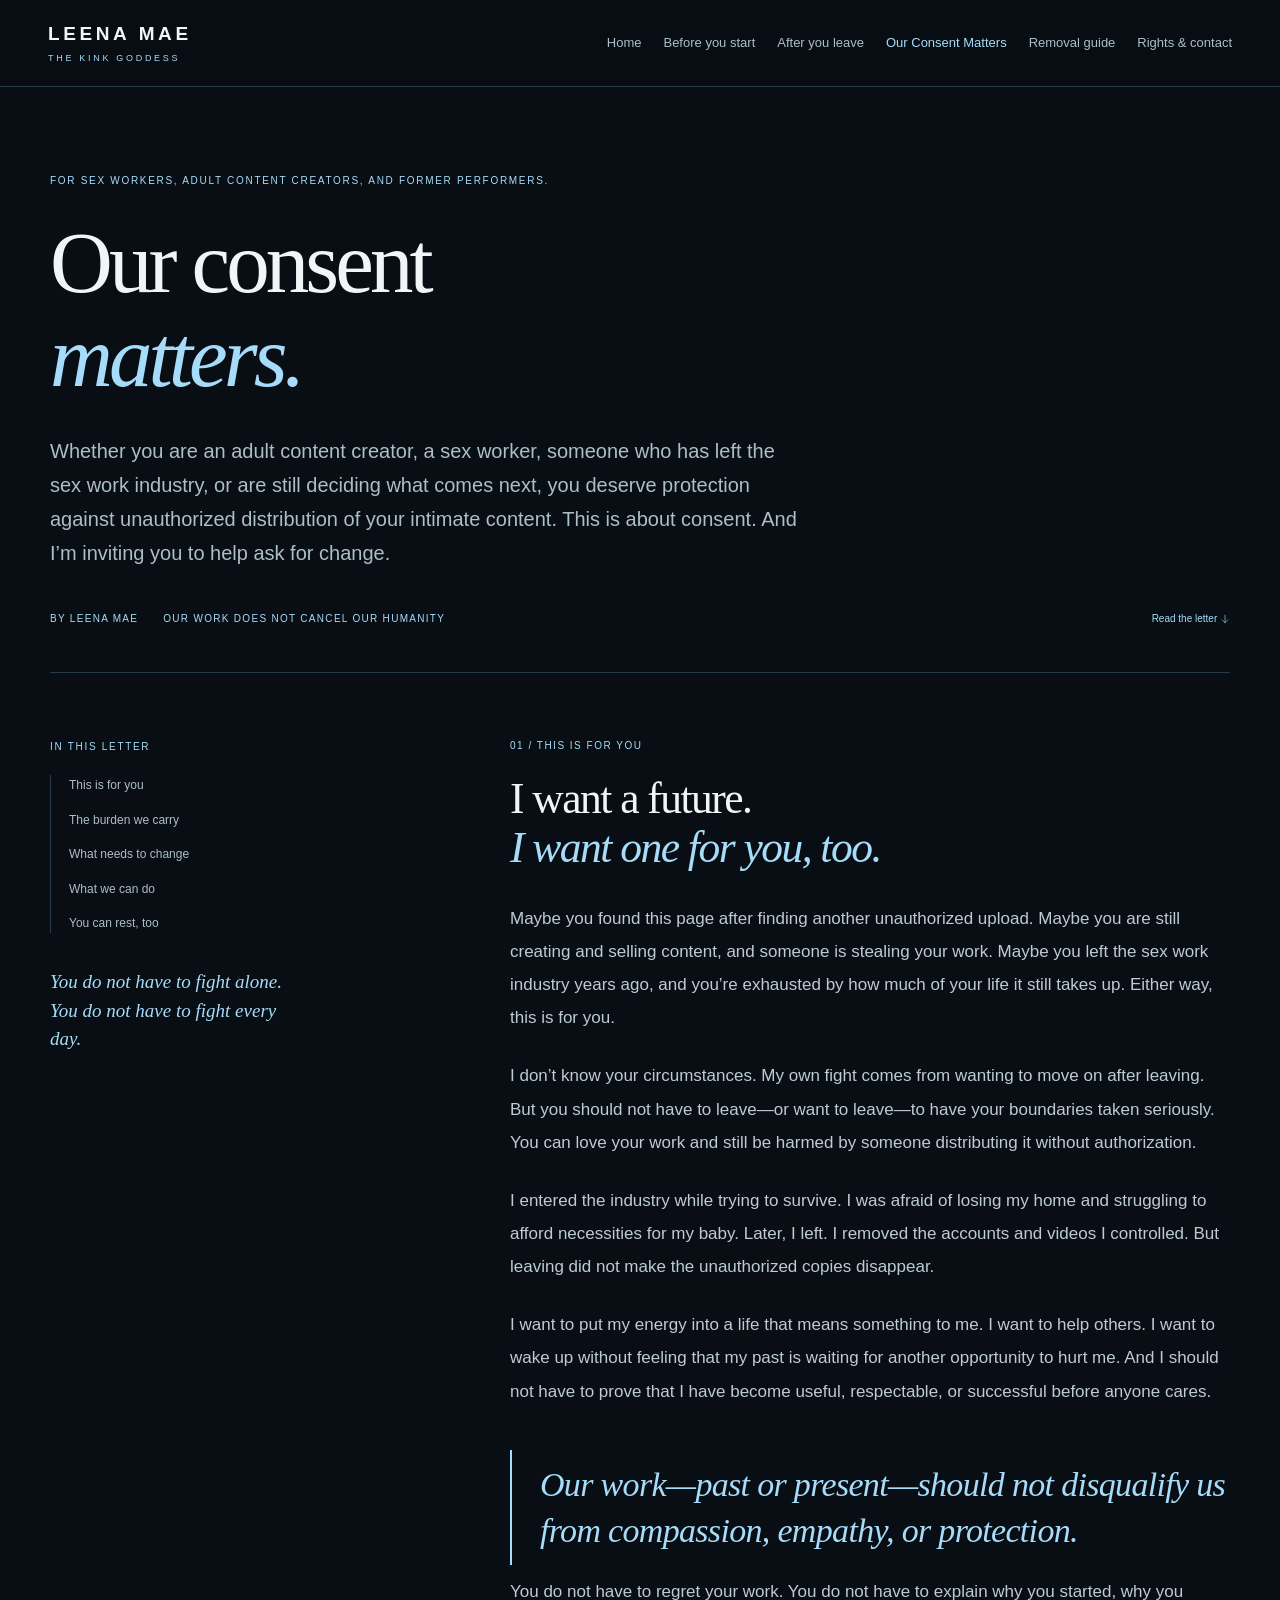
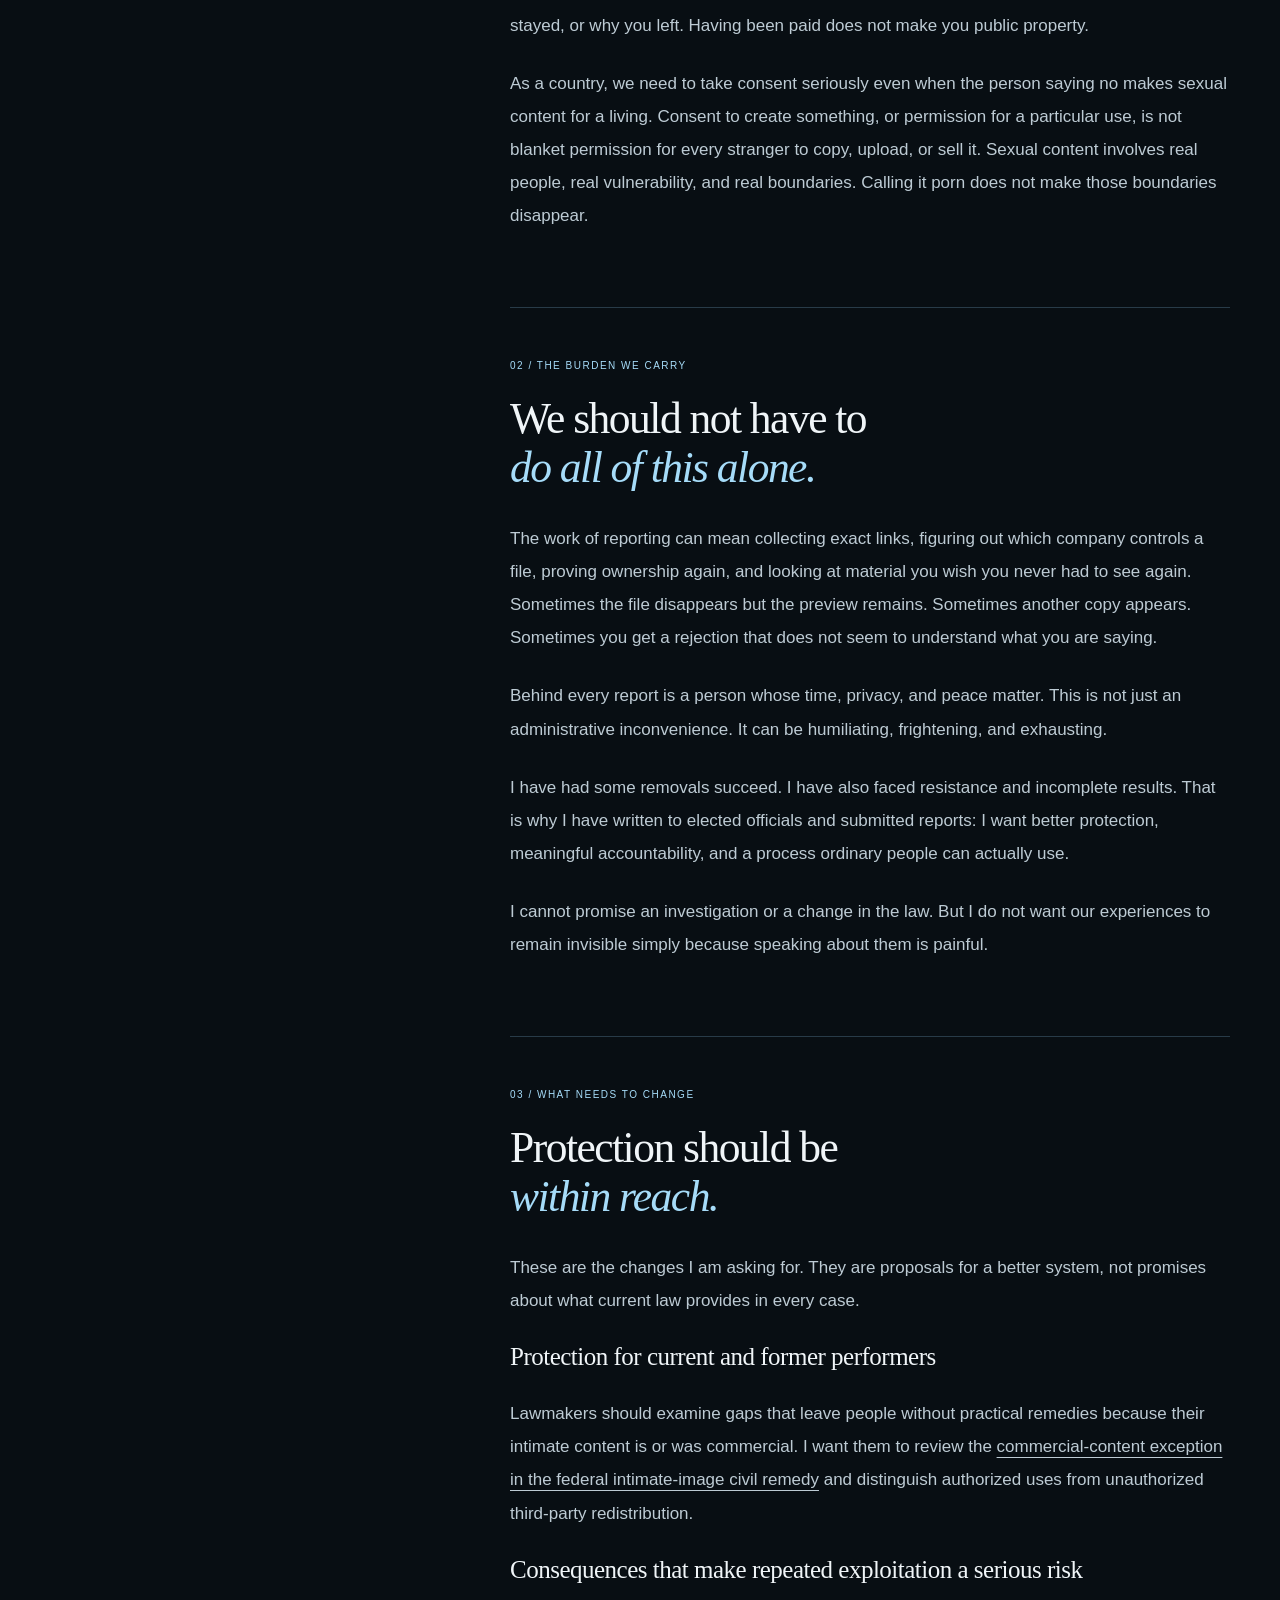
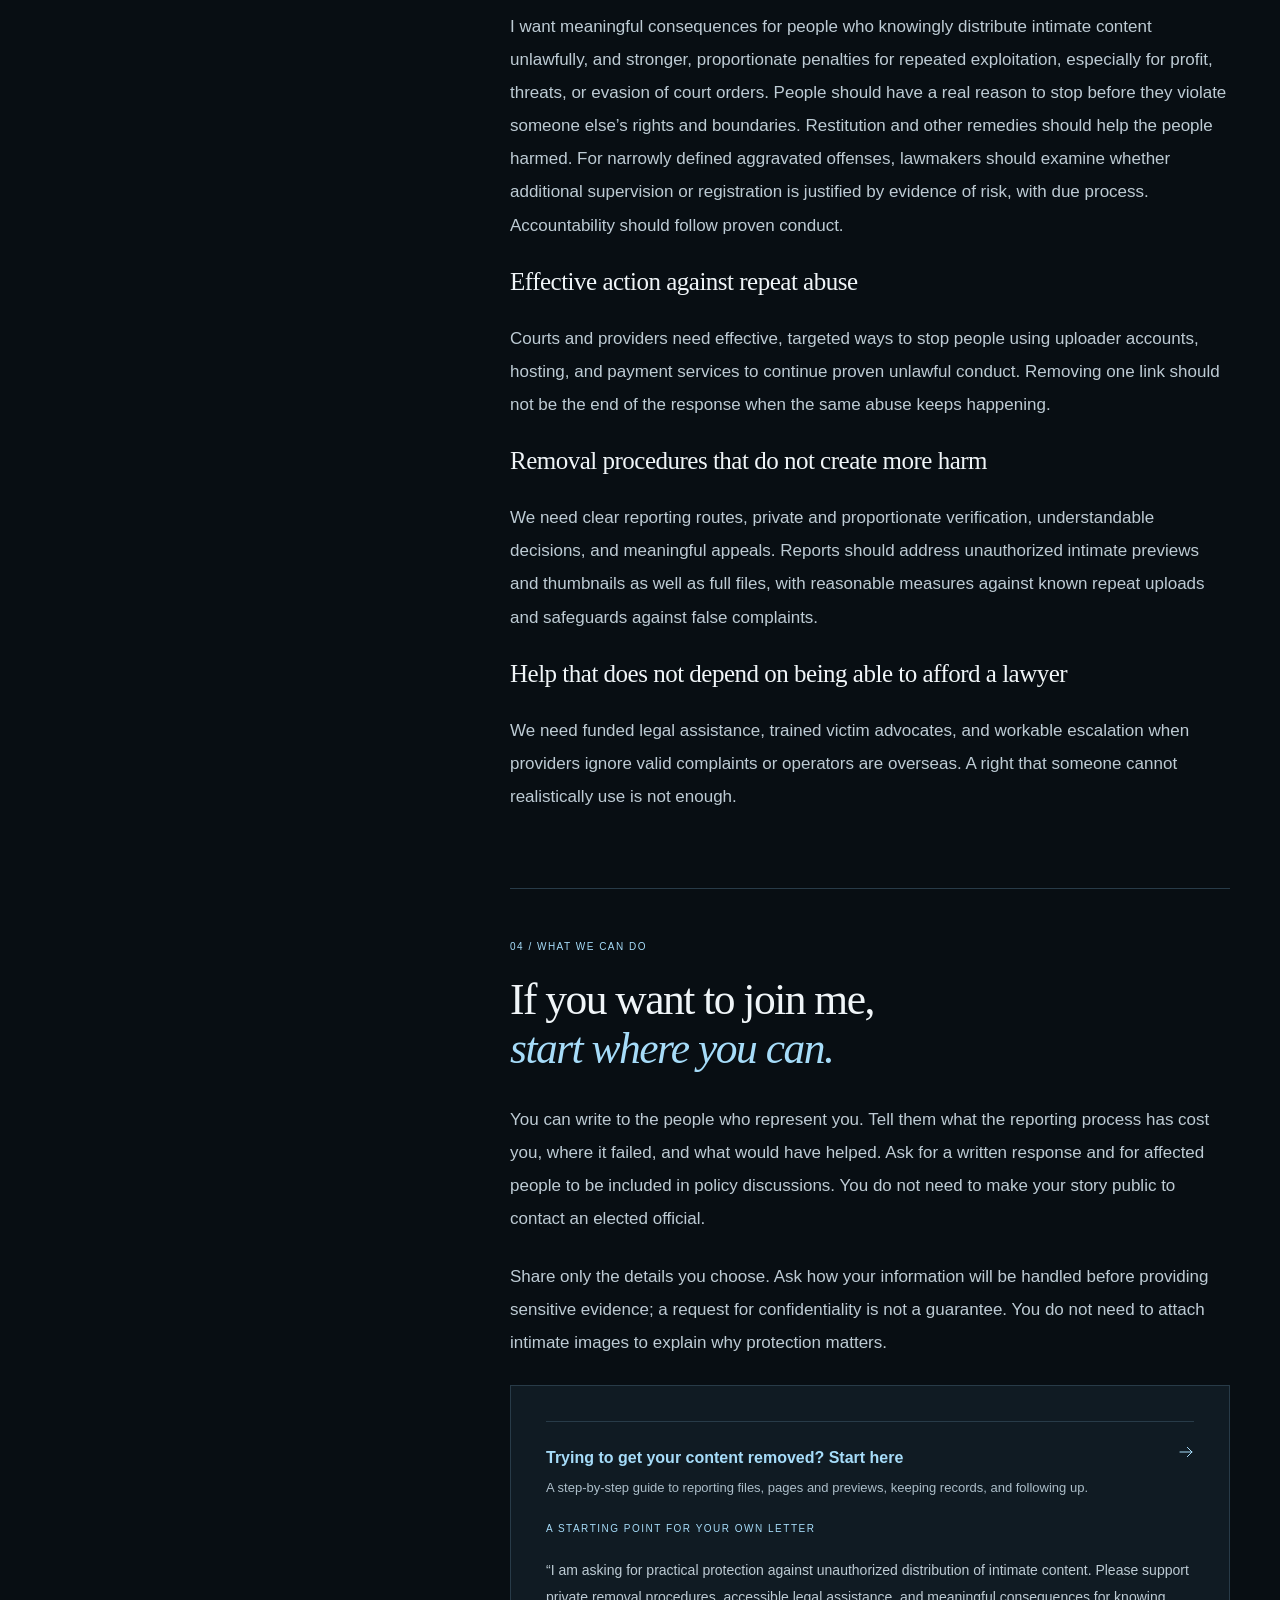
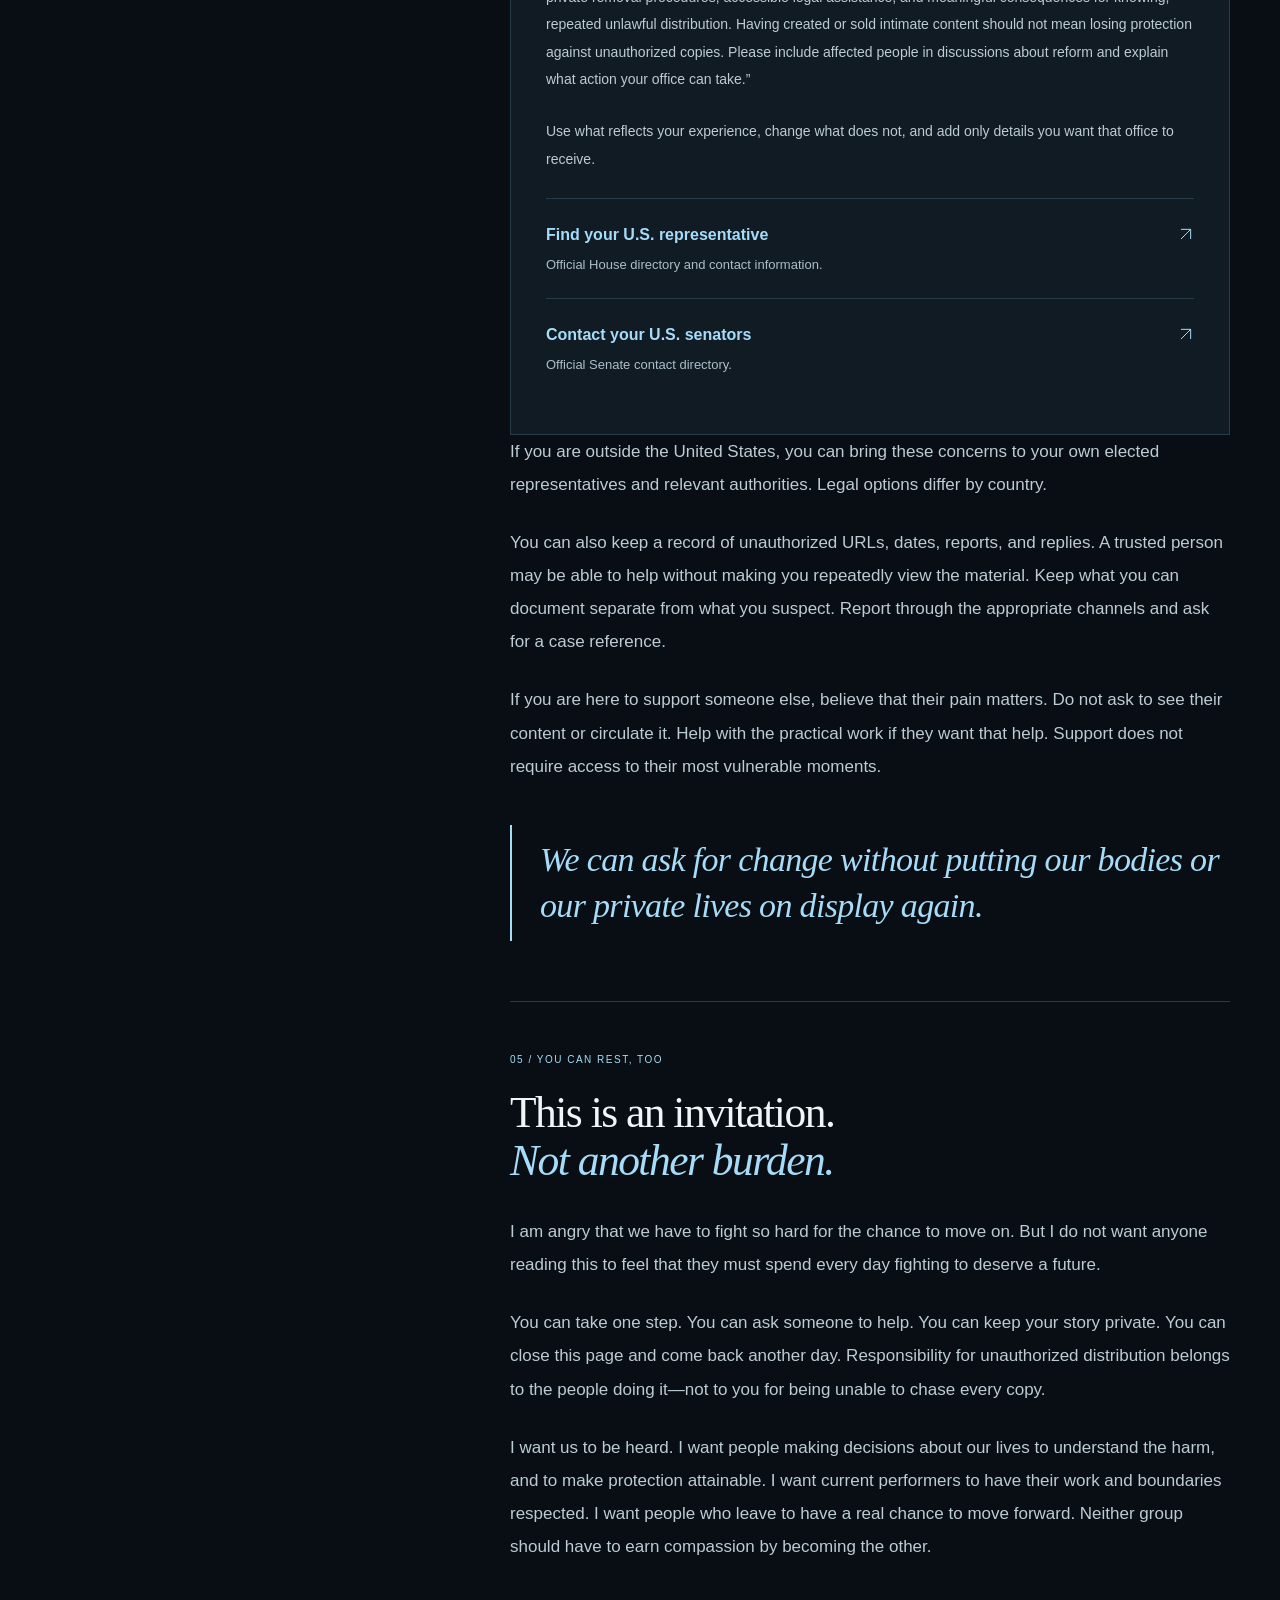
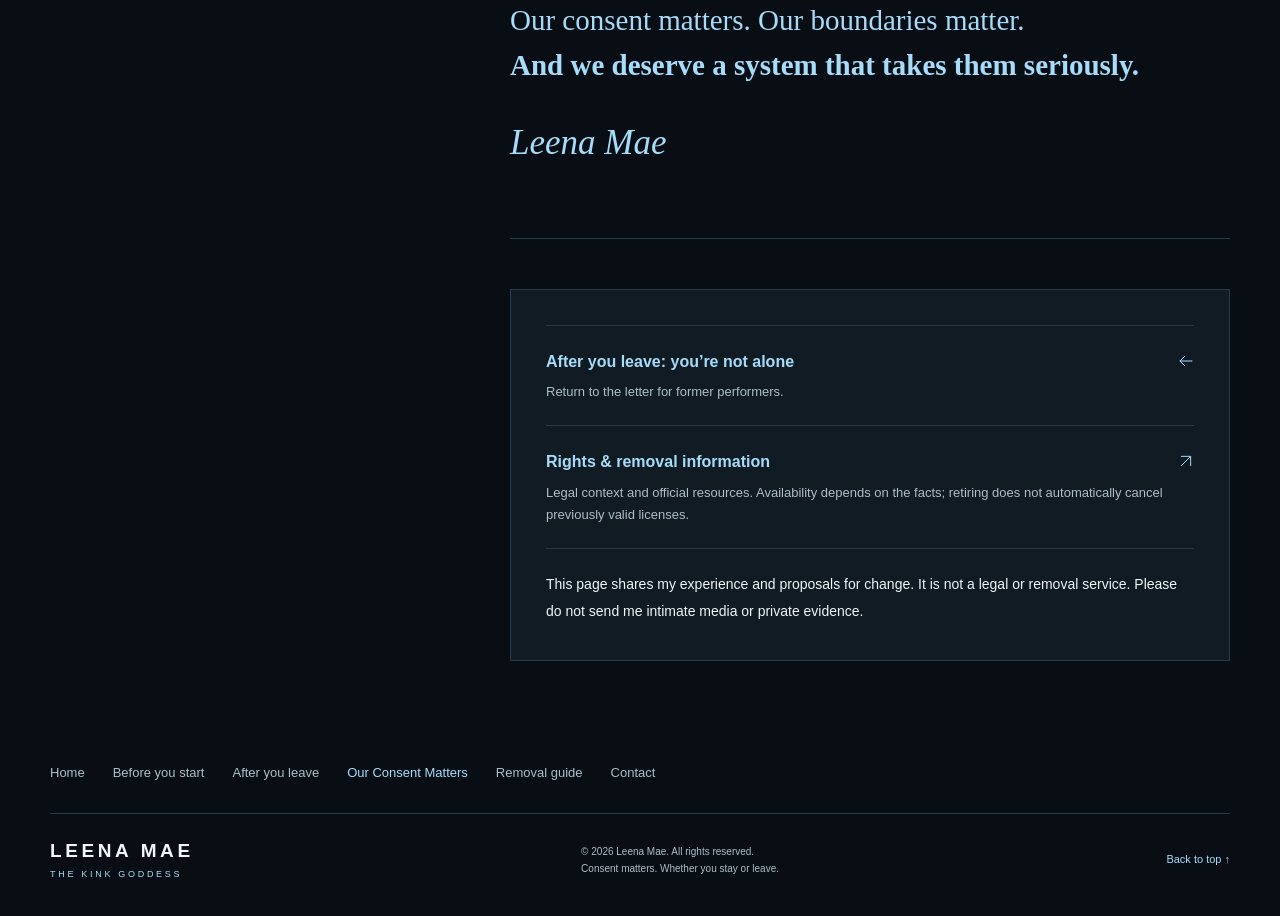
<file: we-deserve-to-move-on.html>
<!doctype html>
<html lang="en">
<head>
  <meta charset="utf-8">
  <meta name="viewport" content="width=device-width, initial-scale=1">
  <meta name="description" content="A letter to sex workers and current and former adult performers: consent matters. Join the call for safer reporting, accessible help and meaningful accountability for unauthorized intimate-content distribution.">
  <meta name="theme-color" content="#080e13">
  <title>Our Consent Matters: Help Make a Change | Leena Mae</title>
  <link rel="stylesheet" href="styles.css?v=20261004-nav">
  <link rel="stylesheet" href="before-you-start.css">
  <script>
    // Collect only on the live domain, never on a local preview.
    if (['leenamaethekinkgoddess.com', 'www.leenamaethekinkgoddess.com'].includes(location.hostname)) {
      window.dataLayer = window.dataLayer || [];
      function gtag() { window.dataLayer.push(arguments); }
      gtag('js', new Date());
      gtag('config', 'G-X4MBXX28NW', {
        allow_google_signals: false,
        allow_ad_personalization_signals: false
      });
      const analyticsTag = document.createElement('script');
      analyticsTag.async = true;
      analyticsTag.src = 'https://www.googletagmanager.com/gtag/js?id=G-X4MBXX28NW';
      document.head.appendChild(analyticsTag);
    }
  </script>
  <script type="text/javascript">
    // Run Clarity only on the published website.
    if (['leenamaethekinkgoddess.com', 'www.leenamaethekinkgoddess.com'].includes(location.hostname)) {
      (function(c,l,a,r,i,t,y){
        c[a]=c[a]||function(){(c[a].q=c[a].q||[]).push(arguments)};
        t=l.createElement(r);t.async=1;t.src='https://www.clarity.ms/tag/'+i;
        y=l.getElementsByTagName(r)[0];y.parentNode.insertBefore(t,y);
      })(window, document, 'clarity', 'script', 'ys6d76jva1');
    }
  </script>
  <link rel="canonical" href="https://leenamaethekinkgoddess.com/we-deserve-to-move-on.html">
</head>
<body class="letter-page">
<a class="skip" href="#main">Skip to the letter</a>
<header class="header">
    <a class="brand" href="index.html" aria-label="Leena Mae, home">LEENA MAE<span>THE KINK GODDESS</span></a>
    <nav aria-label="Main navigation"><a href="index.html">Home</a><a href="before-you-start.html">Before you start</a><a href="after-you-leave.html">After you leave</a><a href="we-deserve-to-move-on.html" aria-current="page">Our Consent Matters</a><a href="content-removal-guide.html">Removal guide</a><a href="index.html#rights">Rights &amp; contact</a></nav>
  </header>
<main id="main">
<div class="letter-hero wrap" id="top"><p class="eyebrow">FOR SEX WORKERS, ADULT CONTENT CREATORS, AND FORMER PERFORMERS.</p>
<h1>Our consent<br><em>matters.</em></h1>
<p class="letter-deck">Whether you are an adult content creator, a sex worker, someone who has left the sex work industry, or are still deciding what comes next, you deserve protection against unauthorized distribution of your intimate content. This is about consent. And I’m inviting you to help ask for change.</p>
<div class="letter-byline"><span>BY LEENA MAE</span><span>OUR WORK DOES NOT CANCEL OUR HUMANITY</span><a href="#letter">Read the letter <svg xmlns="http://www.w3.org/2000/svg" width="1em" height="1em" viewBox="0 0 24 24" fill="none" stroke="currentColor" stroke-width="1.5" stroke-linecap="round" stroke-linejoin="round" aria-hidden="true" focusable="false" style="vertical-align:-0.12em"><path d="M12 3v18M5 14l7 7 7-7"/></svg></a></div></div>
<div class="letter-layout wrap"><aside class="letter-sidebar" aria-label="In this letter"><p class="eyebrow">IN THIS LETTER</p><nav aria-label="Letter sections"><a href="#letter">This is for you</a><a href="#burden">The burden we carry</a><a href="#change">What needs to change</a><a href="#action">What we can do</a><a href="#rest">You can rest, too</a></nav><p class="sidebar-note">You do not have to fight alone.<br>You do not have to fight every day.</p></aside>
<article class="letter-content" aria-label="An invitation to seek change from Leena Mae">
<section id="letter" aria-labelledby="letter-title"><p class="eyebrow">01 / THIS IS FOR YOU</p><h2 id="letter-title">I want a future.<br><em>I want one for you, too.</em></h2>
<p>Maybe you found this page after finding another unauthorized upload. Maybe you are still creating and selling content, and someone is stealing your work. Maybe you left the sex work industry years ago, and you’re exhausted by how much of your life it still takes up. Either way, this is for you.</p>
<p>I don’t know your circumstances. My own fight comes from wanting to move on after leaving. But you should not have to leave—or want to leave—to have your boundaries taken seriously. You can love your work and still be harmed by someone distributing it without authorization.</p>
<p>I entered the industry while trying to survive. I was afraid of losing my home and struggling to afford necessities for my baby. Later, I left. I removed the accounts and videos I controlled. But leaving did not make the unauthorized copies disappear.</p>
<p>I want to put my energy into a life that means something to me. I want to help others. I want to wake up without feeling that my past is waiting for another opportunity to hurt me. And I should not have to prove that I have become useful, respectable, or successful before anyone cares.</p>
<blockquote>Our work—past or present—should not disqualify us from compassion, empathy, or protection.</blockquote>
<p>You do not have to regret your work. You do not have to explain why you started, why you stayed, or why you left. Having been paid does not make you public property.</p>
<p>As a country, we need to take consent seriously even when the person saying no makes sexual content for a living. Consent to create something, or permission for a particular use, is not blanket permission for every stranger to copy, upload, or sell it. Sexual content involves real people, real vulnerability, and real boundaries. Calling it porn does not make those boundaries disappear.</p></section>
<section id="burden" aria-labelledby="burden-title"><p class="eyebrow">02 / THE BURDEN WE CARRY</p><h2 id="burden-title">We should not have to<br><em>do all of this alone.</em></h2>
<p>The work of reporting can mean collecting exact links, figuring out which company controls a file, proving ownership again, and looking at material you wish you never had to see again. Sometimes the file disappears but the preview remains. Sometimes another copy appears. Sometimes you get a rejection that does not seem to understand what you are saying.</p>
<p>Behind every report is a person whose time, privacy, and peace matter. This is not just an administrative inconvenience. It can be humiliating, frightening, and exhausting.</p>
<p>I have had some removals succeed. I have also faced resistance and incomplete results. That is why I have written to elected officials and submitted reports: I want better protection, meaningful accountability, and a process ordinary people can actually use.</p>
<p>I cannot promise an investigation or a change in the law. But I do not want our experiences to remain invisible simply because speaking about them is painful.</p></section>
<section id="change" aria-labelledby="change-title"><p class="eyebrow">03 / WHAT NEEDS TO CHANGE</p><h2 id="change-title">Protection should be<br><em>within reach.</em></h2>
<p>These are the changes I am asking for. They are proposals for a better system, not promises about what current law provides in every case.</p>
<h3>Protection for current and former performers</h3><p>Lawmakers should examine gaps that leave people without practical remedies because their intimate content is or was commercial. I want them to review the <a href="https://www.law.cornell.edu/uscode/text/15/6851#b_4_A">commercial-content exception in the federal intimate-image civil remedy</a> and distinguish authorized uses from unauthorized third-party redistribution.</p>
<h3>Consequences that make repeated exploitation a serious risk</h3><p>I want meaningful consequences for people who knowingly distribute intimate content unlawfully, and stronger, proportionate penalties for repeated exploitation, especially for profit, threats, or evasion of court orders. People should have a real reason to stop before they violate someone else’s rights and boundaries. Restitution and other remedies should help the people harmed. For narrowly defined aggravated offenses, lawmakers should examine whether additional supervision or registration is justified by evidence of risk, with due process. Accountability should follow proven conduct.</p>
<h3>Effective action against repeat abuse</h3><p>Courts and providers need effective, targeted ways to stop people using uploader accounts, hosting, and payment services to continue proven unlawful conduct. Removing one link should not be the end of the response when the same abuse keeps happening.</p>
<h3>Removal procedures that do not create more harm</h3><p>We need clear reporting routes, private and proportionate verification, understandable decisions, and meaningful appeals. Reports should address unauthorized intimate previews and thumbnails as well as full files, with reasonable measures against known repeat uploads and safeguards against false complaints.</p>
<h3>Help that does not depend on being able to afford a lawyer</h3><p>We need funded legal assistance, trained victim advocates, and workable escalation when providers ignore valid complaints or operators are overseas. A right that someone cannot realistically use is not enough.</p></section>
<section id="action" aria-labelledby="action-title"><p class="eyebrow">04 / WHAT WE CAN DO</p><h2 id="action-title">If you want to join me,<br><em>start where you can.</em></h2>
<p>You can write to the people who represent you. Tell them what the reporting process has cost you, where it failed, and what would have helped. Ask for a written response and for affected people to be included in policy discussions. You do not need to make your story public to contact an elected official.</p>
<p>Share only the details you choose. Ask how your information will be handled before providing sensitive evidence; a request for confidentiality is not a guarantee. You do not need to attach intimate images to explain why protection matters.</p>
<div class="support-box"><a class="resource-link" href="content-removal-guide.html"><strong>Trying to get your content removed? Start here <svg xmlns="http://www.w3.org/2000/svg" width="1em" height="1em" viewBox="0 0 24 24" fill="none" stroke="currentColor" stroke-width="1.5" stroke-linecap="round" stroke-linejoin="round" aria-hidden="true" focusable="false" style="vertical-align:-0.12em"><path d="M3 12h18M14 5l7 7-7 7"/></svg></strong><span>A step-by-step guide to reporting files, pages and previews, keeping records, and following up.</span></a><p class="eyebrow">A STARTING POINT FOR YOUR OWN LETTER</p><p>“I am asking for practical protection against unauthorized distribution of intimate content. Please support private removal procedures, accessible legal assistance, and meaningful consequences for knowing, repeated unlawful distribution. Having created or sold intimate content should not mean losing protection against unauthorized copies. Please include affected people in discussions about reform and explain what action your office can take.”</p><p>Use what reflects your experience, change what does not, and add only details you want that office to receive.</p>
<a class="resource-link" href="https://www.house.gov/representatives/find-your-representative"><strong>Find your U.S. representative <span aria-hidden="true"><svg xmlns="http://www.w3.org/2000/svg" width="1em" height="1em" viewBox="0 0 24 24" fill="none" stroke="currentColor" stroke-width="1.5" stroke-linecap="round" stroke-linejoin="round" aria-hidden="true" focusable="false" style="vertical-align:-0.12em"><path d="M5 19 19 5M5 5h14v14"/></svg></span></strong><span>Official House directory and contact information.</span></a>
<a class="resource-link" href="https://www.senate.gov/senators/senators-contact.htm"><strong>Contact your U.S. senators <span aria-hidden="true"><svg xmlns="http://www.w3.org/2000/svg" width="1em" height="1em" viewBox="0 0 24 24" fill="none" stroke="currentColor" stroke-width="1.5" stroke-linecap="round" stroke-linejoin="round" aria-hidden="true" focusable="false" style="vertical-align:-0.12em"><path d="M5 19 19 5M5 5h14v14"/></svg></span></strong><span>Official Senate contact directory.</span></a></div>
<p>If you are outside the United States, you can bring these concerns to your own elected representatives and relevant authorities. Legal options differ by country.</p>
<p>You can also keep a record of unauthorized URLs, dates, reports, and replies. A trusted person may be able to help without making you repeatedly view the material. Keep what you can document separate from what you suspect. Report through the appropriate channels and ask for a case reference.</p>
<p>If you are here to support someone else, believe that their pain matters. Do not ask to see their content or circulate it. Help with the practical work if they want that help. Support does not require access to their most vulnerable moments.</p>
<blockquote>We can ask for change without putting our bodies or our private lives on display again.</blockquote></section>
<section id="rest" aria-labelledby="rest-title"><p class="eyebrow">05 / YOU CAN REST, TOO</p><h2 id="rest-title">This is an invitation.<br><em>Not another burden.</em></h2>
<p>I am angry that we have to fight so hard for the chance to move on. But I do not want anyone reading this to feel that they must spend every day fighting to deserve a future.</p>
<p>You can take one step. You can ask someone to help. You can keep your story private. You can close this page and come back another day. Responsibility for unauthorized distribution belongs to the people doing it—not to you for being unable to chase every copy.</p>
<p>I want us to be heard. I want people making decisions about our lives to understand the harm, and to make protection attainable. I want current performers to have their work and boundaries respected. I want people who leave to have a real chance to move forward. Neither group should have to earn compassion by becoming the other.</p>
<p class="final-warning">Our consent matters. Our boundaries matter.<br><strong>And we deserve a system that takes them seriously.</strong></p><p class="letter-signature">Leena Mae</p></section>
<div class="support-box"><a class="resource-link" href="after-you-leave.html"><strong>After you leave: you’re not alone <span aria-hidden="true"><svg xmlns="http://www.w3.org/2000/svg" width="1em" height="1em" viewBox="0 0 24 24" fill="none" stroke="currentColor" stroke-width="1.5" stroke-linecap="round" stroke-linejoin="round" aria-hidden="true" focusable="false" style="vertical-align:-0.12em"><path d="M21 12H3M10 5l-7 7 7 7"/></svg></span></strong><span>Return to the letter for former performers.</span></a><a class="resource-link" href="index.html#rights"><strong>Rights &amp; removal information <span aria-hidden="true"><svg xmlns="http://www.w3.org/2000/svg" width="1em" height="1em" viewBox="0 0 24 24" fill="none" stroke="currentColor" stroke-width="1.5" stroke-linecap="round" stroke-linejoin="round" aria-hidden="true" focusable="false" style="vertical-align:-0.12em"><path d="M5 19 19 5M5 5h14v14"/></svg></span></strong><span>Legal context and official resources. Availability depends on the facts; retiring does not automatically cancel previously valid licenses.</span></a><p class="support-ending">This page shares my experience and proposals for change. It is not a legal or removal service. Please do not send me intimate media or private evidence.</p></div>
</article></div></main><footer class="wrap footer"><nav class="footer-nav" aria-label="Footer navigation"><a href="index.html">Home</a><a href="before-you-start.html">Before you start</a><a href="after-you-leave.html">After you leave</a><a href="we-deserve-to-move-on.html" aria-current="page">Our Consent Matters</a><a href="content-removal-guide.html">Removal guide</a><a href="index.html#contact">Contact</a></nav><a class="brand" href="index.html">LEENA MAE<span>THE KINK GODDESS</span></a><p>© 2026 Leena Mae. All rights reserved.<br>Consent matters. Whether you stay or leave.</p><a href="#top">Back to top ↑</a></footer></body></html>
</file>
<file: styles.css>
@charset "UTF-8";
:root{color-scheme:dark;--bg:#080e13;--panel:#101b23;--ink:#f0f5f8;--muted:#acbec9;--blue:#a6dcf9;--line:#283b48;--serif:Georgia,'Times New Roman',serif;--sans:Arial,Helvetica,sans-serif}
*{box-sizing:border-box}html{scroll-behavior:smooth;scroll-padding-top:105px}body{margin:0;background:var(--bg);color:var(--ink);font-family:var(--sans);font-size:16px;line-height:1.7}a{color:inherit;text-underline-offset:5px}button{font:inherit}a,button,summary{-webkit-tap-highlight-color:transparent}a:focus-visible,button:focus-visible,summary:focus-visible{outline:2px solid var(--blue);outline-offset:6px}::selection{background:var(--blue);color:var(--bg)}.wrap{width:min(1180px,calc(100% - 96px));margin:auto}.header{position:sticky;top:0;z-index:10;display:flex;align-items:center;justify-content:space-between;gap:30px;padding:22px 48px;background:rgba(8,14,19,.96);border-bottom:1px solid var(--line);backdrop-filter:blur(16px)}.brand{font-size:19px;letter-spacing:.19em;font-weight:bold;text-decoration:none;line-height:1.3;white-space:nowrap}.brand span{display:block;color:var(--blue);font-size:9px;letter-spacing:.3em;font-weight:normal;margin-top:6px}.header nav{display:flex;gap:30px;font-size:13px}.header nav a{text-decoration:none;color:var(--muted)}.header nav a:hover,.header nav a[aria-current]{color:var(--blue)}.skip{position:fixed;top:-100px;left:20px;z-index:30;background:var(--blue);color:var(--bg);padding:10px}.skip:focus{top:10px}.hero{padding-top:76px;display:grid;grid-template-columns:1.4fr 1fr;column-gap:74px;align-items:center}.eyebrow,.section-label,.hero-footer,.portrait-top,.portrait-bottom{font-size:10px;letter-spacing:.17em}.eyebrow{color:var(--blue);margin:0 0 27px}.dot{display:inline-block;width:6px;height:6px;border-radius:50%;background:var(--blue);margin-right:9px}h1,h2,h3,p{margin-top:0}h1{font:normal clamp(45px,5.35vw,77px)/1.08 var(--serif);letter-spacing:-.045em;margin-bottom:28px}em{font-weight:normal;color:var(--blue)}.intro{font-size:18px;line-height:1.7;max-width:510px}.hero-note{color:var(--muted);font-size:14px;max-width:490px}.actions{display:flex;gap:22px;align-items:center;flex-wrap:wrap;margin-top:32px}.button{display:inline-flex;gap:25px;align-items:center;text-decoration:none;font-size:12px;font-weight:bold;padding:15px 20px;border:1px solid var(--blue);transition:background .2s}.primary{background:var(--blue);color:var(--bg)}.primary:hover{background:#d9f1ff}.text-link{font-size:12px;color:var(--blue)}.portrait{margin:0;position:relative}.portrait-placeholder{height:475px;border:1px solid #42647a;background:radial-gradient(ellipse at 60% 30%,#233e50 0,transparent 65%),linear-gradient(135deg,#17232d,#0d171e);display:flex;flex-direction:column;align-items:center;justify-content:space-between;padding:25px;position:relative;overflow:hidden}.portrait-placeholder:after{content:'';position:absolute;inset:12px;border:1px solid #48687a66;pointer-events:none}.portrait-top,.portrait-bottom{color:#c0dbea;font-size:9px}.monogram{font:italic 112px var(--serif);color:#a6dcf945;letter-spacing:-.1em}.portrait img{width:100%;height:475px;object-fit:cover;border:1px solid #42647a;display:block}.portrait figcaption{margin-top:14px;color:var(--muted);font-size:11px;letter-spacing:.035em}.hero-footer{grid-column:1/-1;display:flex;justify-content:space-between;border-bottom:1px solid var(--line);padding:48px 0 22px;color:var(--muted);margin-top:20px}.hero-footer a{text-decoration:none;letter-spacing:.02em}.section{padding-top:85px;padding-bottom:90px}.section-label{display:flex;align-items:center;gap:28px;color:var(--blue);margin-bottom:42px}.rule{height:1px;background:var(--line);flex:1}.split{display:grid;grid-template-columns:1fr 1.18fr;gap:100px}h2{font:normal clamp(38px,4vw,58px)/1.12 var(--serif);letter-spacing:-.035em}h3{font:normal 25px/1.2 var(--serif);letter-spacing:-.02em}.prose p{color:var(--muted);font-size:15px;margin-bottom:23px}.prose .lead{color:var(--ink);font-size:21px;line-height:1.5}.prose .signature{font:italic 32px var(--serif);color:var(--blue);margin-top:33px}.boundary-band{padding:80px 0;background:#101e28;border-block:1px solid #2d4556}.boundary-band h2{max-width:860px}.band-intro{max-width:715px;font-size:17px;color:#c1d0d9;margin-bottom:44px}.boundary-grid{display:grid;grid-template-columns:repeat(3,1fr);gap:42px}.boundary-grid article{border-top:1px solid #466073;padding-top:22px}.number{display:block;color:var(--blue);font-size:11px;margin-bottom:22px;letter-spacing:.1em}.boundary-grid p{font-size:14px;color:#b4c7d3}.closing-line{font:italic 29px/1.4 var(--serif);color:var(--blue);border-top:1px solid #2d4556;padding-top:30px;margin:30px 0 0}.rights-heading{margin-bottom:32px}.laws{border-top:1px solid var(--line)}details{border-bottom:1px solid var(--line)}summary{cursor:pointer;display:flex;align-items:center;justify-content:space-between;gap:25px;padding:25px 0;font:normal 25px/1.35 var(--serif);list-style:none}summary::-webkit-details-marker{display:none}summary small{display:block;font:10px var(--sans);letter-spacing:.12em;color:var(--blue);margin-bottom:8px}.expand{font:25px var(--sans);color:var(--blue)}details[open] .expand{transform:rotate(45deg)}.law-body{max-width:870px;padding:0 0 25px;color:var(--muted);font-size:14px}.law-body a{display:block;width:fit-content;font-size:12px;color:var(--blue);margin-top:10px}.legal-note{color:var(--muted);font-size:11px;margin-top:23px;max-width:820px}.contact-section{padding:75px 0;background:linear-gradient(110deg,#142734,#0c151d);border-block:1px solid var(--line)}.contact-intro{font-size:15px;color:var(--muted);max-width:340px}.contact-panel{min-width:0}.contact-panel .eyebrow{margin-bottom:10px}.email{font-size:clamp(15px,1.65vw,22px);color:var(--blue);overflow-wrap:anywhere;text-decoration:none}.copy-button{display:block;border:1px solid #4e728a;padding:8px 14px;background:transparent;color:var(--blue);font-size:11px;margin-top:16px;cursor:pointer}.copy-button:hover{background:#233c4d}.secondary-email{border-top:1px solid var(--line);padding-top:22px;margin-top:25px}.secondary-email span{display:block;font-size:9px;letter-spacing:.14em;color:var(--muted);margin-bottom:4px}.secondary-email a{font-size:16px;color:var(--blue)}.contact-panel p:not(.eyebrow){font-size:12px;color:var(--muted);margin-top:15px}.contact-panel .contact-instructions{max-width:460px}.copy-status{min-height:20px}.footer{padding-block:35px;display:flex;align-items:center;justify-content:space-between;gap:25px}.footer p{font-size:10px;color:var(--muted);margin:0}.footer>a:last-child{font-size:11px;color:var(--blue);text-decoration:none}
@media(min-width:1500px){.hero{padding-top:95px;padding-bottom:10px}}
@media(max-width:1000px){.wrap{width:calc(100% - 56px)}.header{padding:18px 28px}.header nav{gap:20px;font-size:12px}.hero{gap:35px;padding-top:55px}.portrait-placeholder,.portrait img{height:400px}.split{gap:45px}.actions{gap:18px}.boundary-grid{gap:25px}}
@media(max-width:700px){html{scroll-padding-top:135px}.wrap{width:calc(100% - 40px)}.header{padding:15px 20px;display:block}.brand{font-size:16px}.header nav{margin-top:17px;gap:0;justify-content:space-between;font-size:10px}.header nav a:last-child span{display:none}.hero{grid-template-columns:1fr;padding-top:40px;gap:32px}h1{font-size:clamp(43px,10vw,65px)}.eyebrow{font-size:9px}.intro{font-size:17px}.hero-note{font-size:14px}.actions{margin-top:25px}.portrait{max-width:430px;width:100%}.portrait-placeholder,.portrait img{height:360px}.hero-footer{padding-top:5px;margin-top:0;font-size:8px;gap:20px}.section{padding-block:55px}.section-label{font-size:9px;margin-bottom:30px;gap:15px}.split{grid-template-columns:1fr;gap:18px}h2{font-size:43px}.prose .lead{font-size:20px}.boundary-band{padding:55px 0}.band-intro{font-size:15px}.boundary-grid{grid-template-columns:1fr;gap:15px}.boundary-grid article{padding-top:18px}.number{margin-bottom:12px}.closing-line{font-size:25px}.rights-heading{margin-bottom:20px}summary{font-size:21px;padding-block:22px}summary small{font-size:9px}.contact-section{padding:55px 0}.email{font-size:17px}.footer{flex-wrap:wrap;gap:22px}.footer p{flex:1;min-width:170px}.footer>a:last-child{width:100%}}
@media(prefers-reduced-motion:reduce){html{scroll-behavior:auto}*{transition:none!important}}

/* Keep navigation readable as the letter pages are added. */
.header nav{flex-wrap:wrap;row-gap:10px}
@media(max-width:700px){.header nav{column-gap:16px;justify-content:flex-start;row-gap:10px}}

/* Shared, directly accessible navigation across all five pages. */
.header nav{justify-content:flex-end;column-gap:22px;row-gap:8px}.header nav a{padding-block:6px}.footer{flex-wrap:wrap}.footer-nav{flex:0 0 100%;display:flex;flex-wrap:wrap;gap:12px 28px;padding-bottom:22px;border-bottom:1px solid var(--line)}.footer-nav a{color:var(--muted);font-size:13px;text-decoration:none;padding-block:6px}.footer-nav a:hover,.footer-nav a[aria-current="page"]{color:var(--blue)}
@media(max-width:1000px){.header{align-items:flex-start}.header nav{column-gap:18px}}
@media(max-width:700px){.header{position:relative}.header nav{display:grid;grid-template-columns:repeat(2,minmax(0,1fr));gap:4px 18px;font-size:12px;margin-top:14px}.header nav a{padding-block:7px}.footer-nav{display:grid;grid-template-columns:repeat(2,minmax(0,1fr));gap:4px 18px}.footer-nav a{padding-block:7px}html{scroll-padding-top:24px}}
</file>
<file: before-you-start.css>
.letter-hero{padding-top:85px;padding-bottom:45px;border-bottom:1px solid var(--line)}.letter-hero h1{font-size:clamp(52px,6.8vw,94px);max-width:1000px;margin-bottom:30px}.letter-deck{font-size:20px;color:var(--muted);max-width:760px;line-height:1.7}.letter-byline{display:flex;align-items:center;gap:25px;margin-top:40px;font-size:10px;letter-spacing:.13em;color:var(--blue)}.letter-byline a{margin-left:auto;letter-spacing:0;text-decoration:none}.letter-layout{display:grid;grid-template-columns:250px minmax(0,720px);gap:85px;padding-top:65px;padding-bottom:60px;justify-content:space-between}.letter-sidebar{position:sticky;top:130px;align-self:start}.letter-sidebar .eyebrow{margin-bottom:20px}.letter-sidebar nav{display:flex;flex-direction:column;gap:14px;border-left:1px solid var(--line);padding-left:18px}.letter-sidebar nav a{font-size:12px;color:var(--muted);text-decoration:none}.letter-sidebar nav a:hover{color:var(--blue)}.sidebar-note{font:italic 19px/1.5 var(--serif);color:var(--blue);margin-top:35px}.letter-content section{padding-bottom:50px;margin-bottom:50px;border-bottom:1px solid var(--line);scroll-margin-top:25px}.letter-content h2{font-size:clamp(34px,3.4vw,48px);margin-bottom:30px}.letter-content p{font-size:17px;line-height:1.95;color:#bdcbd4;margin-bottom:25px}.letter-content p.eyebrow{font-size:10px;letter-spacing:.15em;line-height:1.6;color:var(--blue);margin-bottom:20px}.letter-content strong{color:var(--ink)}.letter-content blockquote{margin:42px 0 10px;padding:12px 0 12px 28px;border-left:2px solid var(--blue);font:italic 34px/1.35 var(--serif);color:var(--blue);letter-spacing:-.02em}.questions{background:#10212d;border:1px solid #2e4658;padding:30px 32px;margin:40px 0 30px}.questions p{padding-bottom:18px;margin-bottom:18px;border-bottom:1px solid #2b414f;font-size:16px;line-height:1.75}.questions .eyebrow{border:0;padding-bottom:0}.questions .question-final{font:italic 33px var(--serif);color:var(--blue);border:0;padding-bottom:0;margin-bottom:0}.letter-content .final-warning{font:normal 29px/1.55 var(--serif);color:var(--blue);margin-top:35px}.letter-content .final-warning strong{color:var(--blue)}.letter-content .letter-signature{font:italic 35px var(--serif);color:var(--blue);margin-top:35px}.letter-content .support-box{background:#101b23;padding:35px;border:1px solid var(--line);margin-bottom:0}.support-box h2{font-size:35px}.support-box p{font-size:14px}.resource-link{display:block;text-decoration:none;border-top:1px solid var(--line);padding:22px 0}.resource-link strong{display:flex;justify-content:space-between;color:var(--blue);font-size:16px}.resource-link>span{display:block;color:var(--muted);font-size:13px;line-height:1.7;margin-top:6px}.resource-link:hover strong{text-decoration:underline;text-underline-offset:4px}.support-box .support-ending{border-top:1px solid var(--line);padding-top:22px;margin-bottom:0;color:var(--ink)}
@media(max-width:1000px){.letter-layout{grid-template-columns:190px minmax(0,1fr);gap:40px}.letter-hero{padding-top:60px}.letter-content p{font-size:16px}}
@media(max-width:700px){.letter-hero{padding-top:45px;padding-bottom:30px}.letter-hero h1{font-size:clamp(46px,11vw,65px)}.letter-deck{font-size:17px}.letter-byline{gap:12px;flex-wrap:wrap;font-size:8px;margin-top:28px}.letter-byline a{font-size:10px}.letter-layout{display:block;padding-top:30px}.letter-sidebar{position:static;margin-bottom:42px}.letter-sidebar nav{display:grid;grid-template-columns:1fr 1fr;gap:12px 15px}.sidebar-note{display:none}.letter-content section{padding-bottom:30px;margin-bottom:35px}.letter-content p{font-size:16px;line-height:1.9}.letter-content h2{font-size:36px}.letter-content blockquote{font-size:29px;padding-left:20px}.questions{padding:25px 22px}.letter-content .support-box{padding:25px 22px}.support-box h2{font-size:31px}.letter-content .final-warning{font-size:26px}}
</file>
